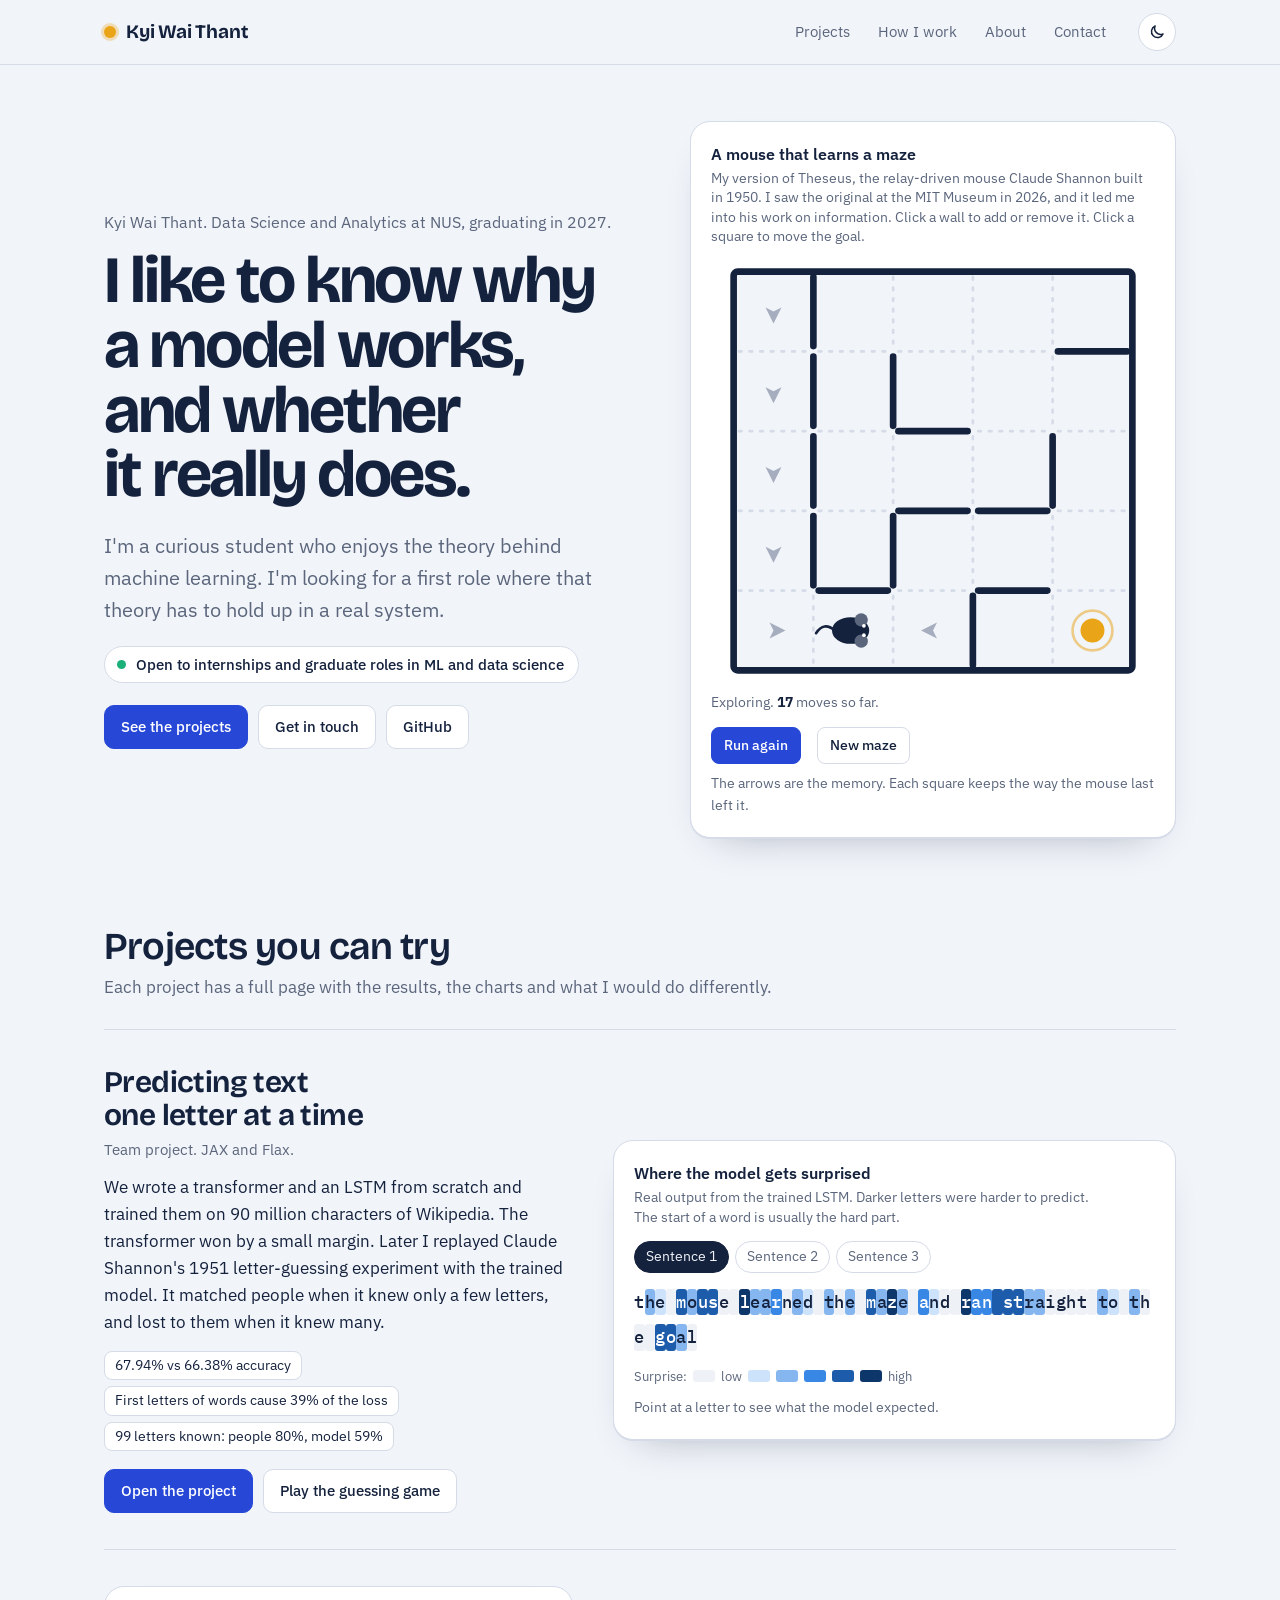
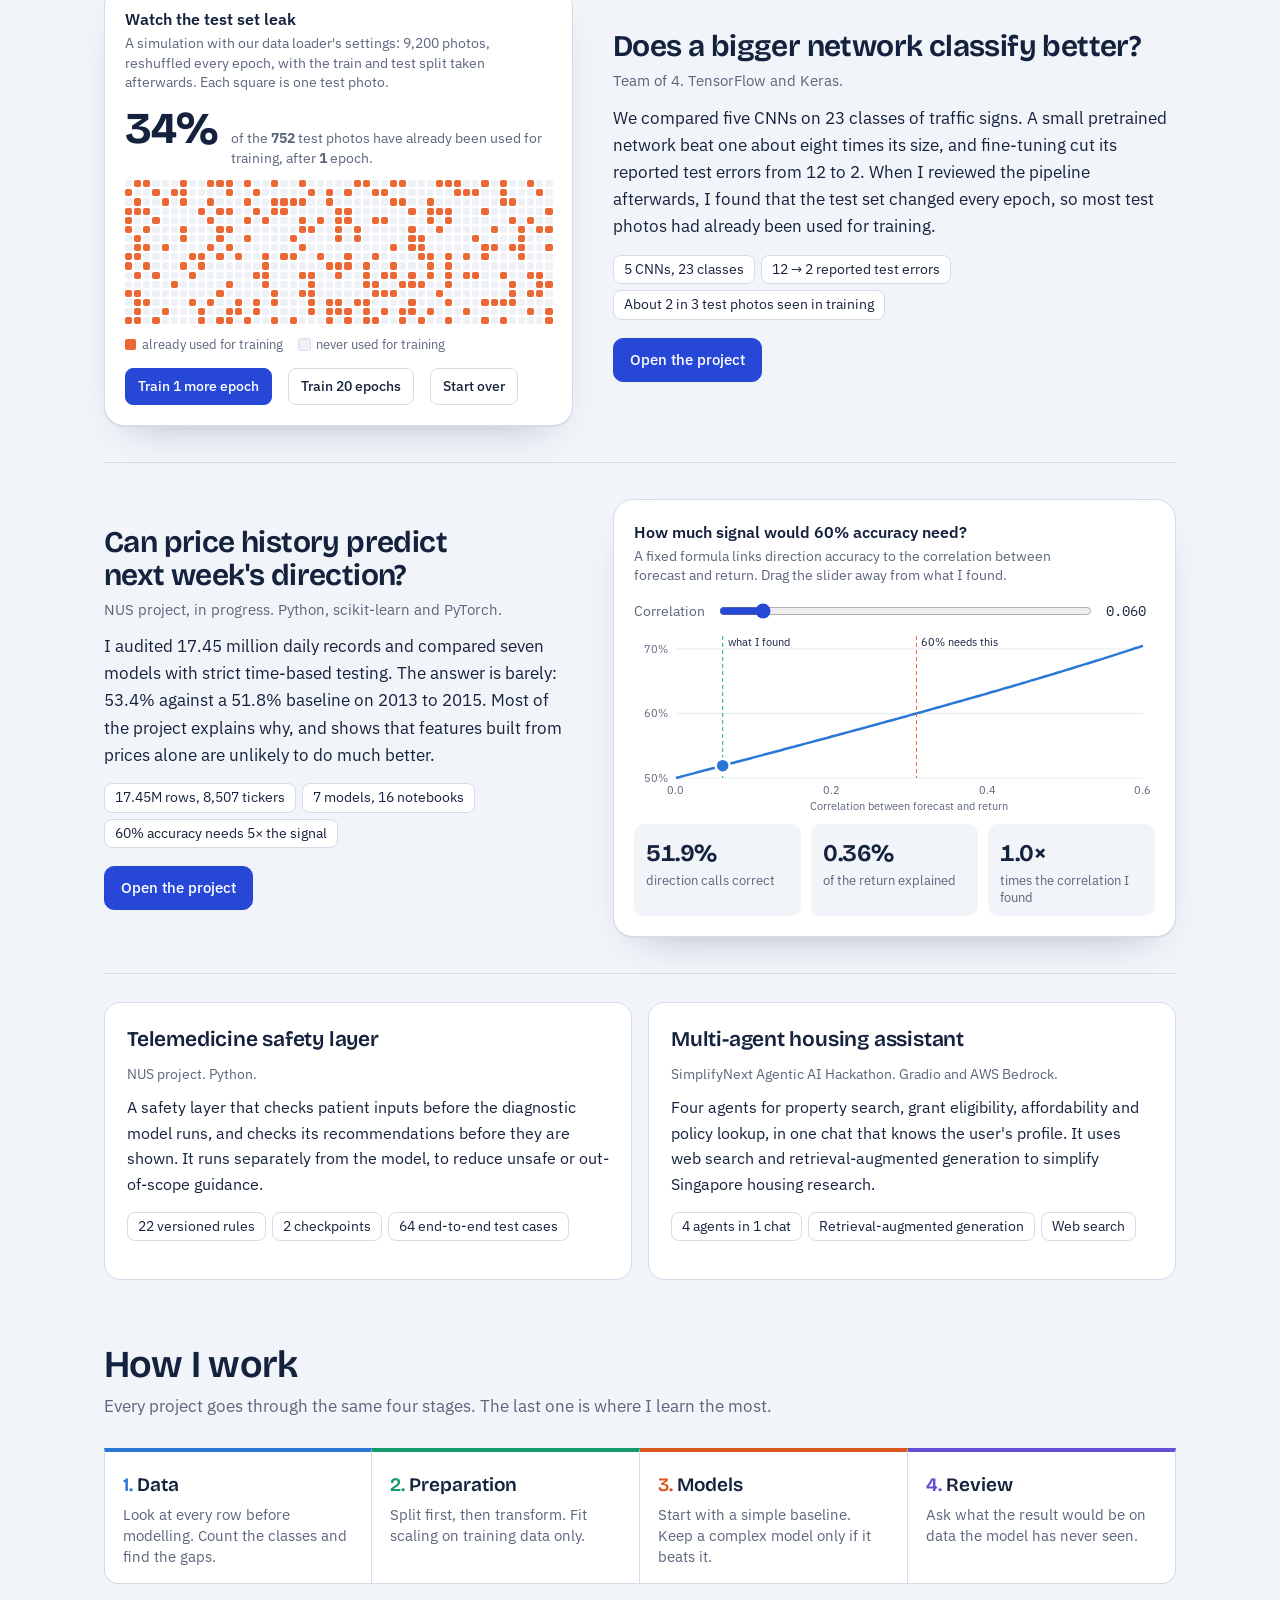
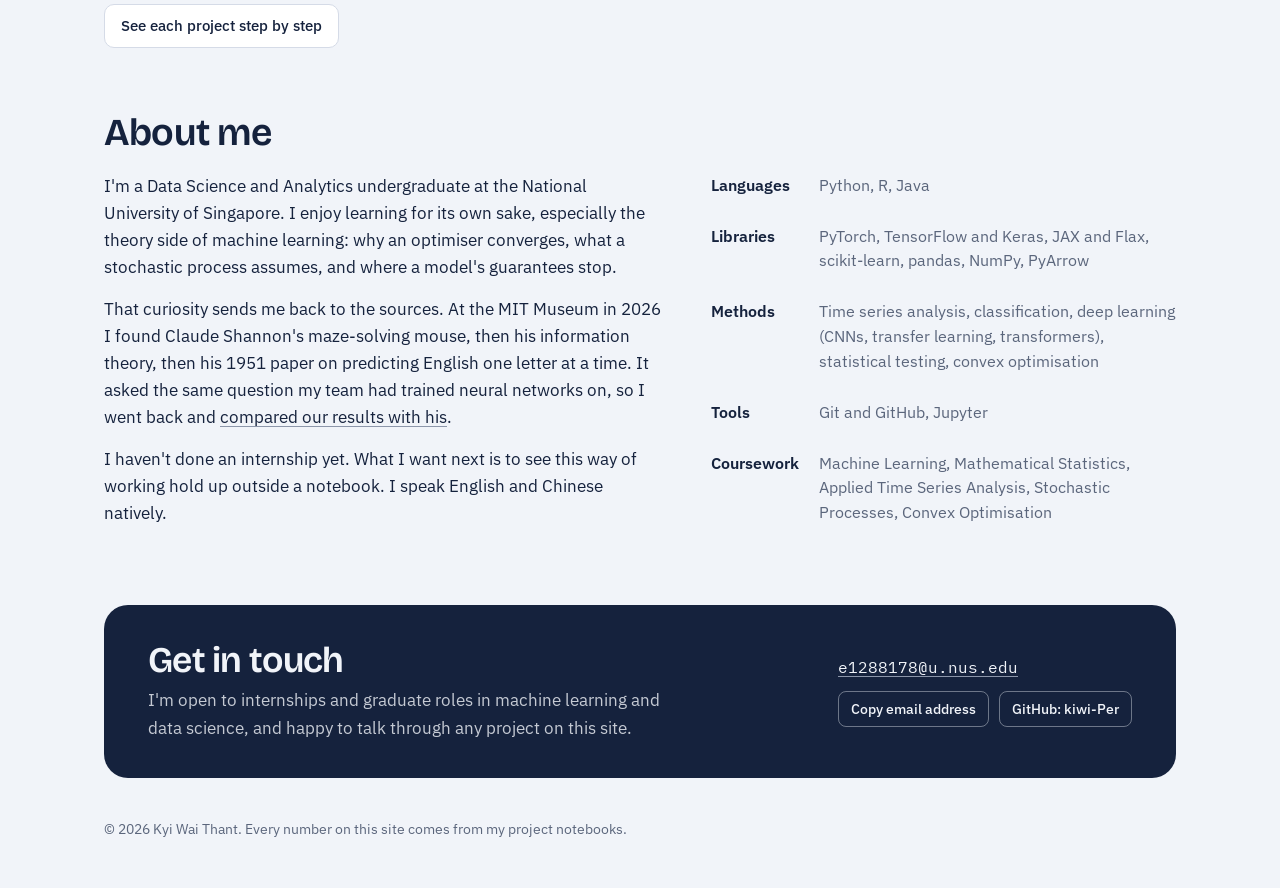
<file: index.html>
<!DOCTYPE html>
<html lang="en">
<head>
<meta charset="utf-8">
<meta name="viewport" content="width=device-width, initial-scale=1">
<title>Kyi Wai Thant</title>
<meta name="description" content="Kyi Wai Thant, Data Science and Analytics student at NUS. Machine learning projects you can try in the browser, with the analysis behind each result.">
<link rel="icon" href="data:image/svg+xml,%3Csvg xmlns=%27http://www.w3.org/2000/svg%27 viewBox=%270 0 64 64%27%3E%3Crect width=%2764%27 height=%2764%27 rx=%2714%27 fill=%27%2315223d%27/%3E%3Ccircle cx=%2732%27 cy=%2732%27 r=%2712%27 fill=%27%23eaa417%27/%3E%3C/svg%3E">
<meta property="og:title" content="Kyi Wai Thant">
<meta property="og:description" content="Machine learning projects you can try in the browser, with the analysis behind each result.">
<meta property="og:type" content="website">
<meta name="theme-color" content="#15223d">
<link rel="preconnect" href="https://fonts.googleapis.com">
<link rel="preconnect" href="https://fonts.gstatic.com" crossorigin>
<link href="https://fonts.googleapis.com/css2?family=Bricolage+Grotesque:opsz,wght@12..96,400..800&family=IBM+Plex+Mono:wght@400;500&family=IBM+Plex+Sans:wght@400;500;600&display=swap" rel="stylesheet">
<link rel="stylesheet" href="site.css">
<script src="site.js"></script>
</head>
<body>

<header class="nav"><div class="wrap nav-in">
  <a class="brand" href="index.html">Kyi Wai Thant</a>
  <nav aria-label="Site">
    <a href="#projects">Projects</a>
    <a href="process/index.html">How I work</a>
    <a href="#about">About</a>
    <a href="#contact">Contact</a>
  </nav>
</div></header>

<main class="wrap">

  <div class="home-hero">
    <div>
      <p class="who">Kyi Wai Thant. Data Science and Analytics at NUS, graduating in 2027.</p>
      <h1>I like to know why a model works, and whether it really does.</h1>
      <p class="lede">I'm a curious student who enjoys the theory behind machine learning. I'm looking for a first role where that theory has to hold up in a real system.</p>
      <p class="status"><span class="dot"></span>Open to internships and graduate roles in ML and data science</p>
      <div class="cta">
        <a class="btn primary" href="#projects">See the projects</a>
        <a class="btn" href="#contact">Get in touch</a>
        <a class="btn" href="https://github.com/kiwi-Per">GitHub</a>
      </div>
    </div>

    <div class="bench">
      <p class="bench-t">A mouse that learns a maze</p>
      <p class="bench-s">My version of Theseus, the relay-driven mouse Claude Shannon built in 1950. I saw the original at the MIT Museum in 2026, and it led me into his work on information. Click a wall to add or remove it. Click a square to move the goal.</p>
      <div id="maze"></div>
      <p class="readout" id="maze-status" aria-live="polite"></p>
      <div class="controls">
        <button class="btn sm primary" type="button" id="maze-again">Run again</button>
        <button class="btn sm" type="button" id="maze-new">New maze</button>
        <span class="small muted">The arrows are the memory. Each square keeps the way the mouse last left it.</span>
      </div>
    </div>
  </div>

  <section class="home-sec" id="projects">
    <h2>Projects you can try</h2>
    <p class="sub">Each project has a full page with the results, the charts and what I would do differently.</p>

    <div class="proj">
      <div class="proj-text">
        <h3><a href="projects/char-lstm/index.html">Predicting text one letter at a time</a></h3>
        <p class="kind">Team project. JAX and Flax.</p>
        <p>We wrote a transformer and an LSTM from scratch and trained them on 90 million characters of Wikipedia. The transformer won by a small margin. Later I replayed Claude Shannon's 1951 letter-guessing experiment with the trained model. It matched people when it knew only a few letters, and lost to them when it knew many.</p>
        <ul class="facts"><li>67.94% vs 66.38% accuracy</li><li>First letters of words cause 39% of the loss</li><li>99 letters known: people 80%, model 59%</li></ul>
        <div class="cta"><a class="btn primary" href="projects/char-lstm/index.html">Open the project</a><a class="btn" href="projects/char-lstm/index.html#game">Play the guessing game</a></div>
      </div>
      <div class="bench">
        <p class="bench-t">Where the model gets surprised</p>
        <p class="bench-s">Real output from the trained LSTM. Darker letters were harder to predict. The start of a word is usually the hard part.</p>
        <div id="surprise"></div>
      </div>
    </div>

    <div class="proj flip">
      <div class="proj-text">
        <h3><a href="projects/traffic-signs/index.html">Does a bigger network classify better?</a></h3>
        <p class="kind">Team of 4. TensorFlow and Keras.</p>
        <p>We compared five CNNs on 23 classes of traffic signs. A small pretrained network beat one about eight times its size, and fine-tuning cut its reported test errors from 12 to 2. When I reviewed the pipeline afterwards, I found that the test set changed every epoch, so most test photos had already been used for training.</p>
        <ul class="facts"><li>5 CNNs, 23 classes</li><li>12 → 2 reported test errors</li><li>About 2 in 3 test photos seen in training</li></ul>
        <div class="cta"><a class="btn primary" href="projects/traffic-signs/index.html">Open the project</a></div>
      </div>
      <div class="bench">
        <p class="bench-t">Watch the test set leak</p>
        <p class="bench-s">A simulation with our data loader's settings: 9,200 photos, reshuffled every epoch, with the train and test split taken afterwards. Each square is one test photo.</p>
        <div id="leak"></div>
      </div>
    </div>

    <div class="proj">
      <div class="proj-text">
        <h3><a href="projects/stock-direction/index.html">Can price history predict next week's direction?</a></h3>
        <p class="kind">NUS project, in progress. Python, scikit-learn and PyTorch.</p>
        <p>I audited 17.45 million daily records and compared seven models with strict time-based testing. The answer is barely: 53.4% against a 51.8% baseline on 2013 to 2015. Most of the project explains why, and shows that features built from prices alone are unlikely to do much better.</p>
        <ul class="facts"><li>17.45M rows, 8,507 tickers</li><li>7 models, 16 notebooks</li><li>60% accuracy needs 5× the signal</li></ul>
        <div class="cta"><a class="btn primary" href="projects/stock-direction/index.html">Open the project</a></div>
      </div>
      <div class="bench">
        <p class="bench-t">How much signal would 60% accuracy need?</p>
        <p class="bench-s">A fixed formula links direction accuracy to the correlation between forecast and return. Drag the slider away from what I found.</p>
        <div id="shep"></div>
      </div>
    </div>

    <div class="more">
      <article>
        <h3>Telemedicine safety layer</h3>
        <p class="kind">NUS project. Python.</p>
        <p>A safety layer that checks patient inputs before the diagnostic model runs, and checks its recommendations before they are shown. It runs separately from the model, to reduce unsafe or out-of-scope guidance.</p>
        <ul class="facts"><li>22 versioned rules</li><li>2 checkpoints</li><li>64 end-to-end test cases</li></ul>
      </article>
      <article>
        <h3>Multi-agent housing assistant</h3>
        <p class="kind">SimplifyNext Agentic AI Hackathon. Gradio and AWS Bedrock.</p>
        <p>Four agents for property search, grant eligibility, affordability and policy lookup, in one chat that knows the user's profile. It uses web search and retrieval-augmented generation to simplify Singapore housing research.</p>
        <ul class="facts"><li>4 agents in 1 chat</li><li>Retrieval-augmented generation</li><li>Web search</li></ul>
      </article>
    </div>
  </section>

  <section class="home-sec" id="how">
    <h2>How I work</h2>
    <p class="sub">Every project goes through the same four stages. The last one is where I learn the most.</p>
    <ol class="stages">
      <li style="--c:var(--data)"><b>Data</b><span>Look at every row before modelling. Count the classes and find the gaps.</span></li>
      <li style="--c:var(--prep)"><b>Preparation</b><span>Split first, then transform. Fit scaling on training data only.</span></li>
      <li style="--c:var(--model)"><b>Models</b><span>Start with a simple baseline. Keep a complex model only if it beats it.</span></li>
      <li style="--c:var(--eval)"><b>Review</b><span>Ask what the result would be on data the model has never seen.</span></li>
    </ol>
    <a class="btn" href="process/index.html">See each project step by step</a>
  </section>

  <section class="home-sec" id="about">
    <h2>About me</h2>
    <div class="about-grid" style="margin-top:18px">
      <div>
        <p>I'm a Data Science and Analytics undergraduate at the National University of Singapore. I enjoy learning for its own sake, especially the theory side of machine learning: why an optimiser converges, what a stochastic process assumes, and where a model's guarantees stop.</p>
        <p>That curiosity sends me back to the sources. At the MIT Museum in 2026 I found Claude Shannon's maze-solving mouse, then his information theory, then his 1951 paper on predicting English one letter at a time. It asked the same question my team had trained neural networks on, so I went back and <a href="projects/char-lstm/index.html#shannon">compared our results with his</a>.</p>
        <p>I haven't done an internship yet. What I want next is to see this way of working hold up outside a notebook. I speak English and Chinese natively.</p>
      </div>
      <dl class="skills">
        <dt>Languages</dt><dd>Python, R, Java</dd>
        <dt>Libraries</dt><dd>PyTorch, TensorFlow and Keras, JAX and Flax, scikit-learn, pandas, NumPy, PyArrow</dd>
        <dt>Methods</dt><dd>Time series analysis, classification, deep learning (CNNs, transfer learning, transformers), statistical testing, convex optimisation</dd>
        <dt>Tools</dt><dd>Git and GitHub, Jupyter</dd>
        <dt>Coursework</dt><dd>Machine Learning, Mathematical Statistics, Applied Time Series Analysis, Stochastic Processes, Convex Optimisation</dd>
      </dl>
    </div>
  </section>

  <div class="contact" id="contact">
    <div>
      <h2>Get in touch</h2>
      <p>I'm open to internships and graduate roles in machine learning and data science, and happy to talk through any project on this site.</p>
    </div>
    <div class="ways">
      <a class="mail" href="mailto:e1288178@u.nus.edu">e1288178@u.nus.edu</a>
      <div class="cta">
        <button class="btn sm" type="button" data-copy="e1288178@u.nus.edu">Copy email address</button>
        <a class="btn sm" href="https://github.com/kiwi-Per">GitHub: kiwi-Per</a>
      </div>
    </div>
  </div>

  <footer>© 2026 Kyi Wai Thant. Every number on this site comes from my project notebooks.</footer>
</main>

<script src="home-data.js"></script>
<script src="widgets.js"></script>
<script>
(() => {
  const m = Widgets.maze(document.getElementById("maze"), document.getElementById("maze-status"));
  document.getElementById("maze-again").onclick = m.again;
  document.getElementById("maze-new").onclick = m.shuffle;
  Widgets.surprise(document.getElementById("surprise"), window.HOME.surprise);
  Widgets.leakSim(document.getElementById("leak"));
  Widgets.sheppard(document.getElementById("shep"), 0.06);
})();
</script>
</body>
</html>
</file>
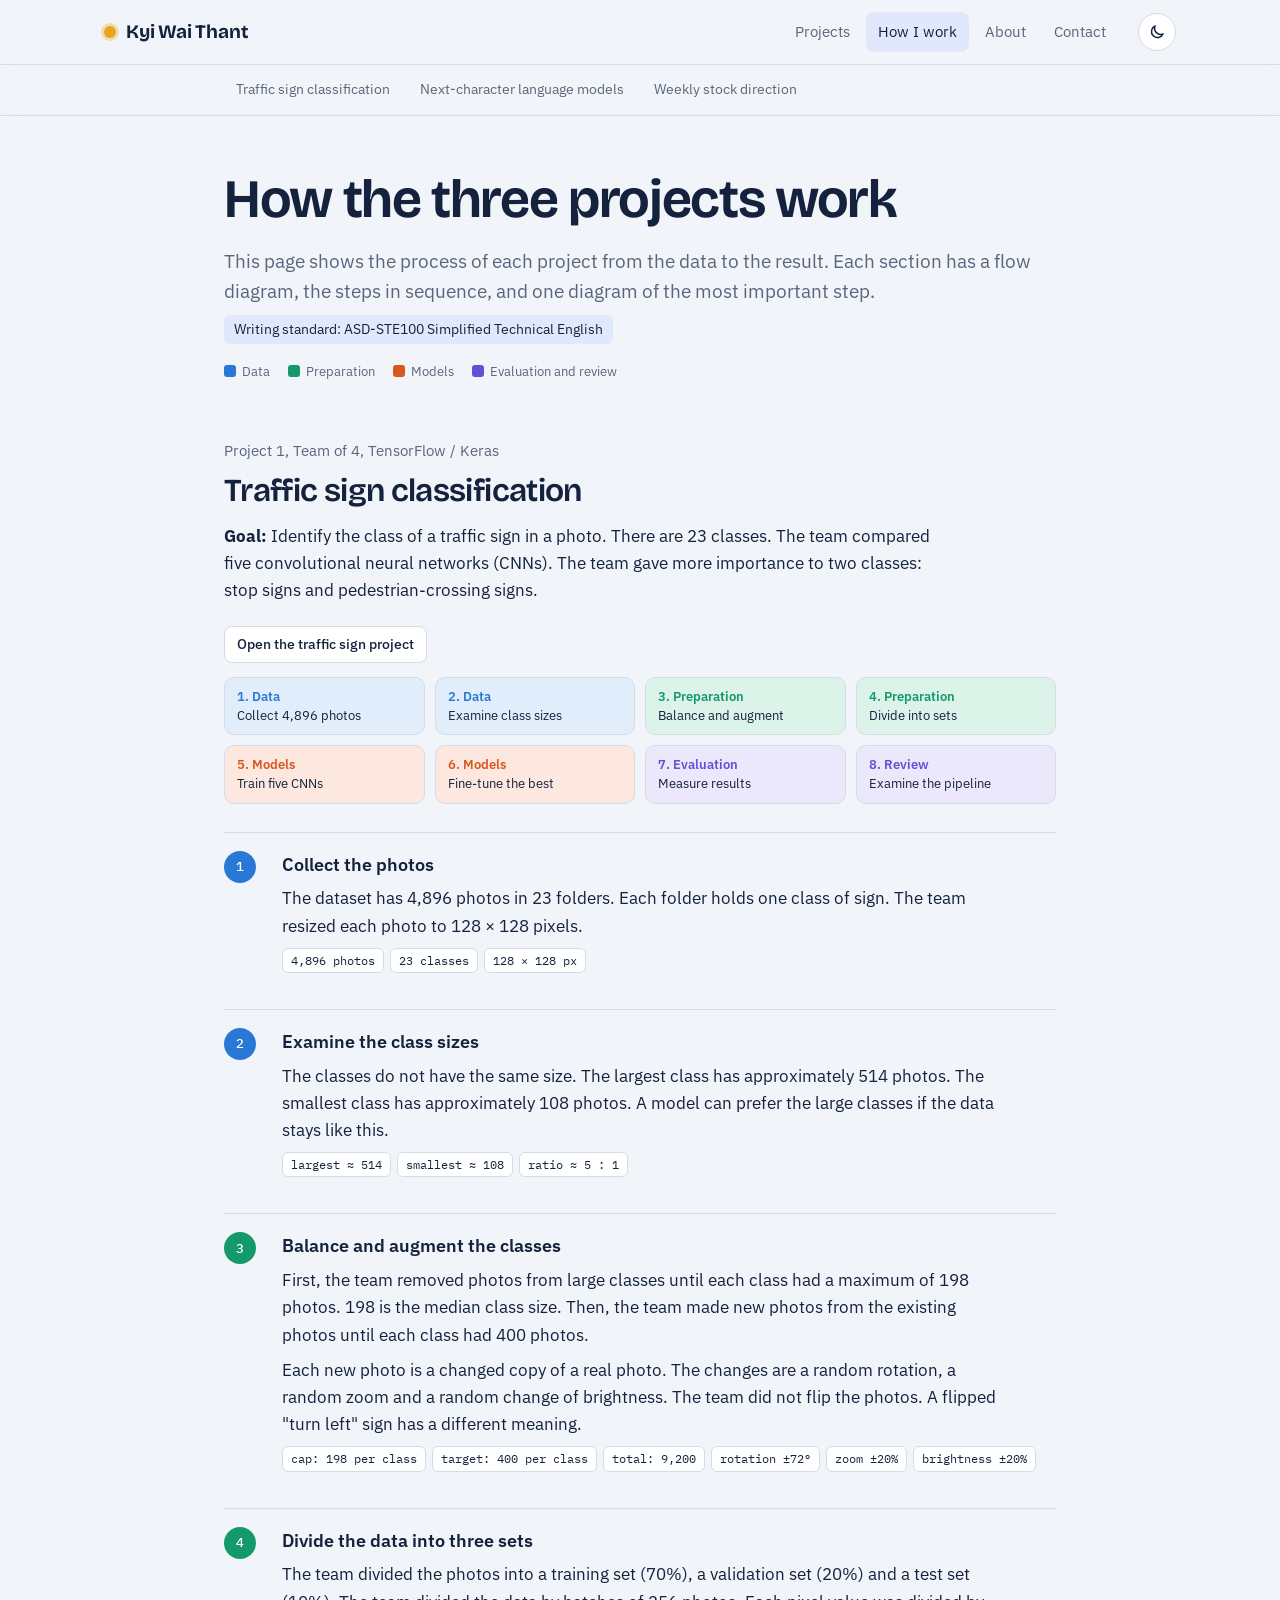
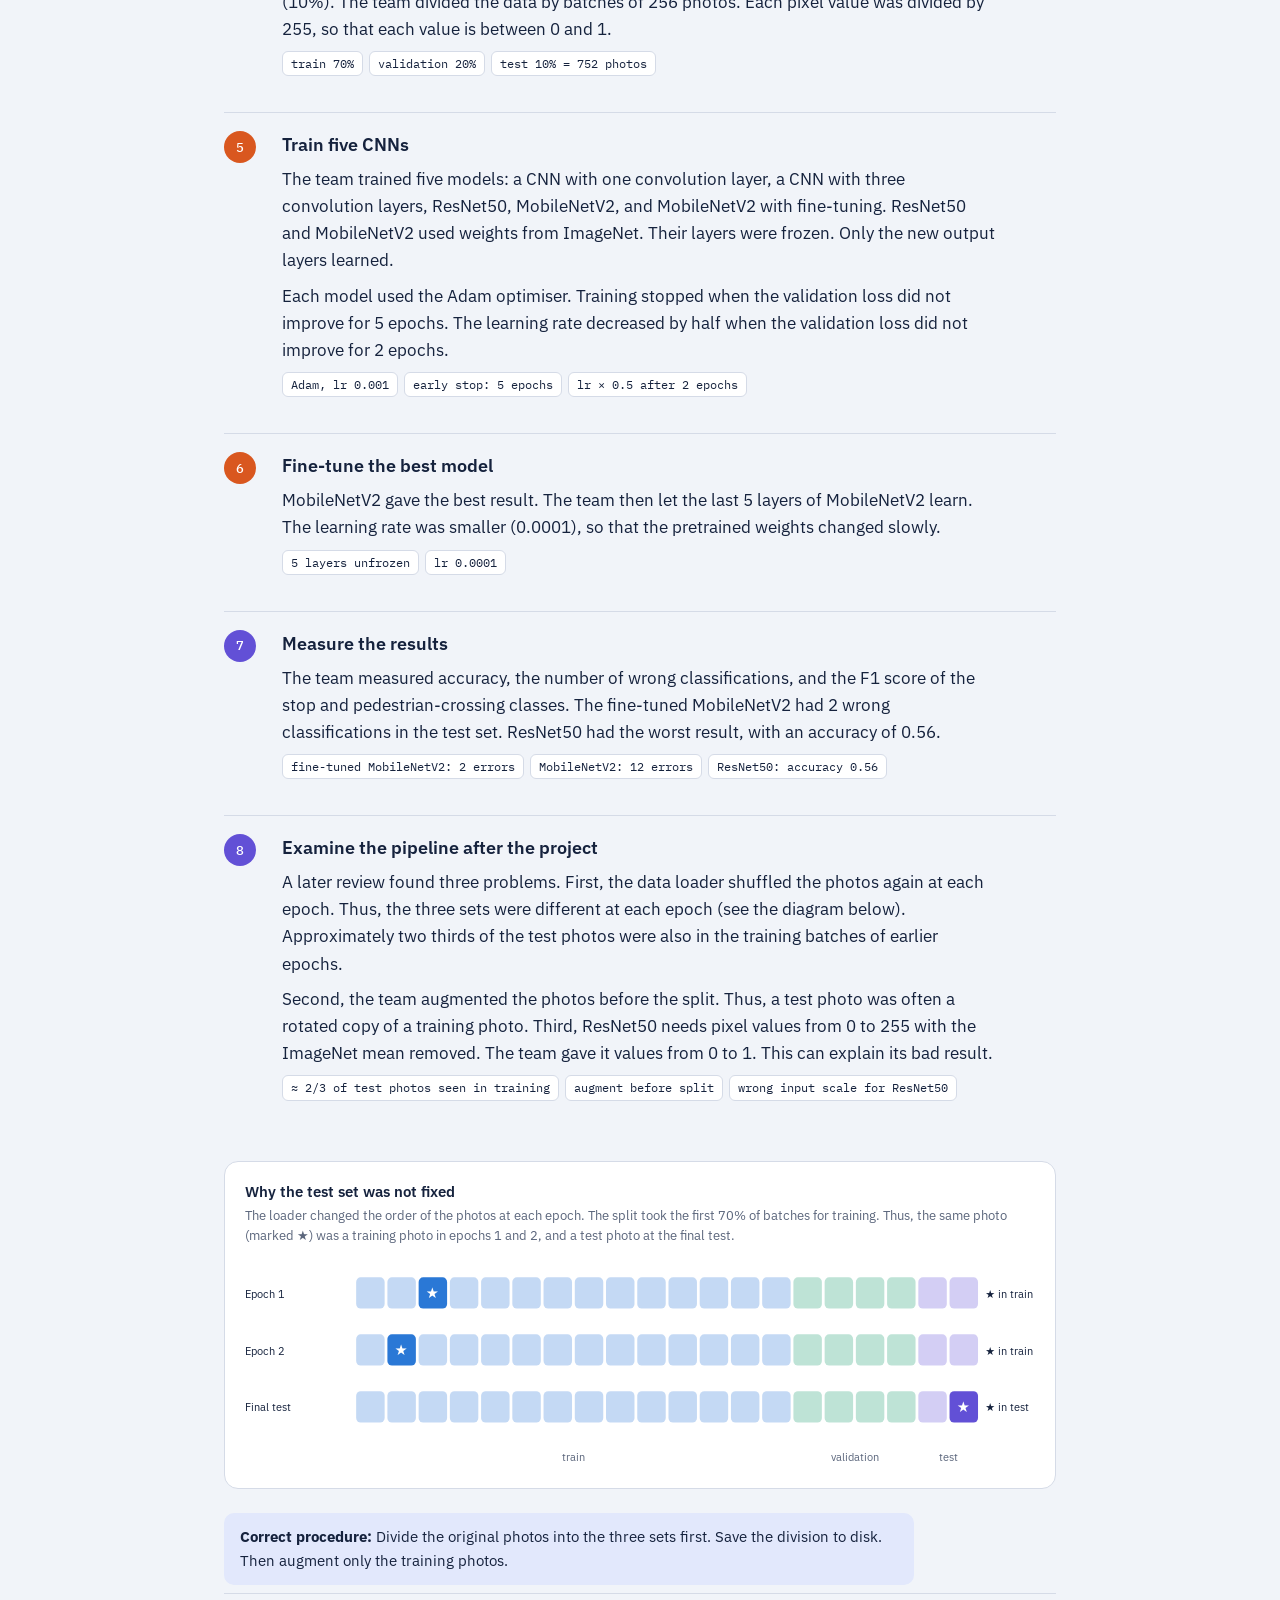
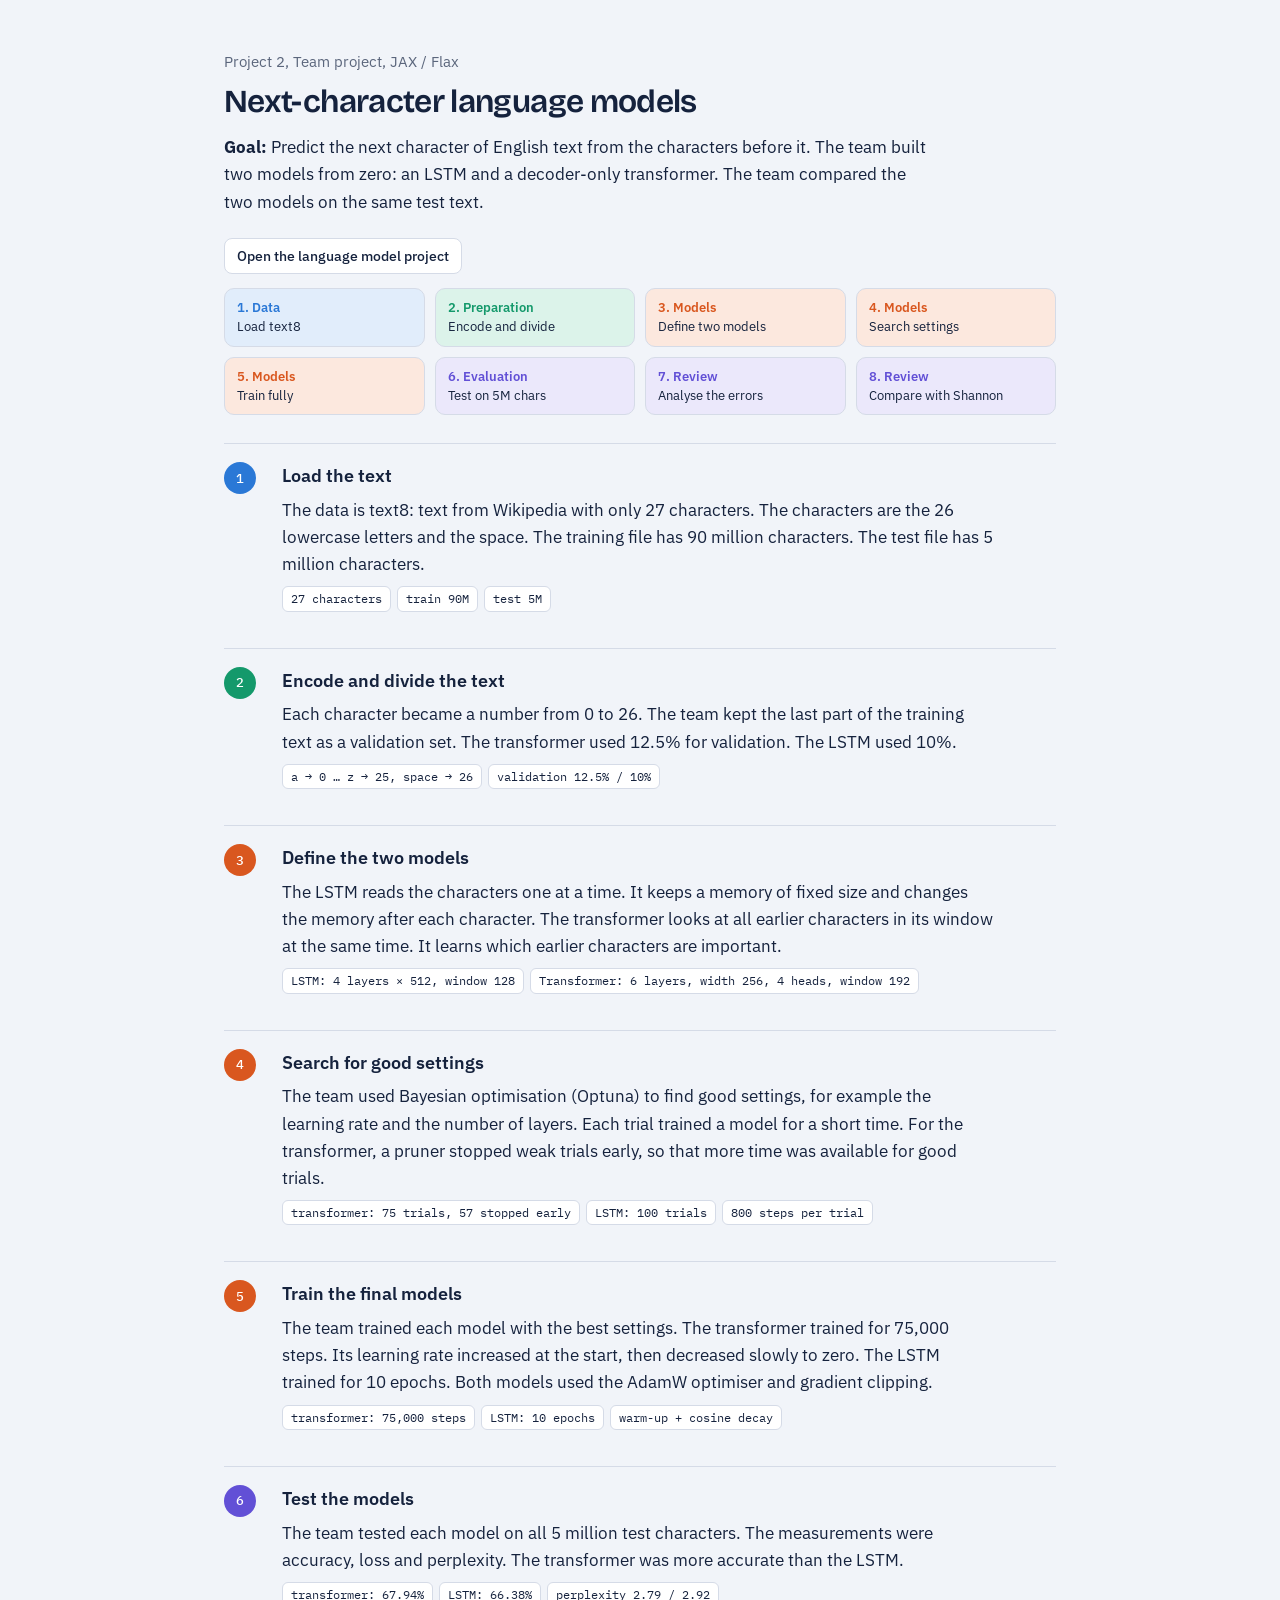
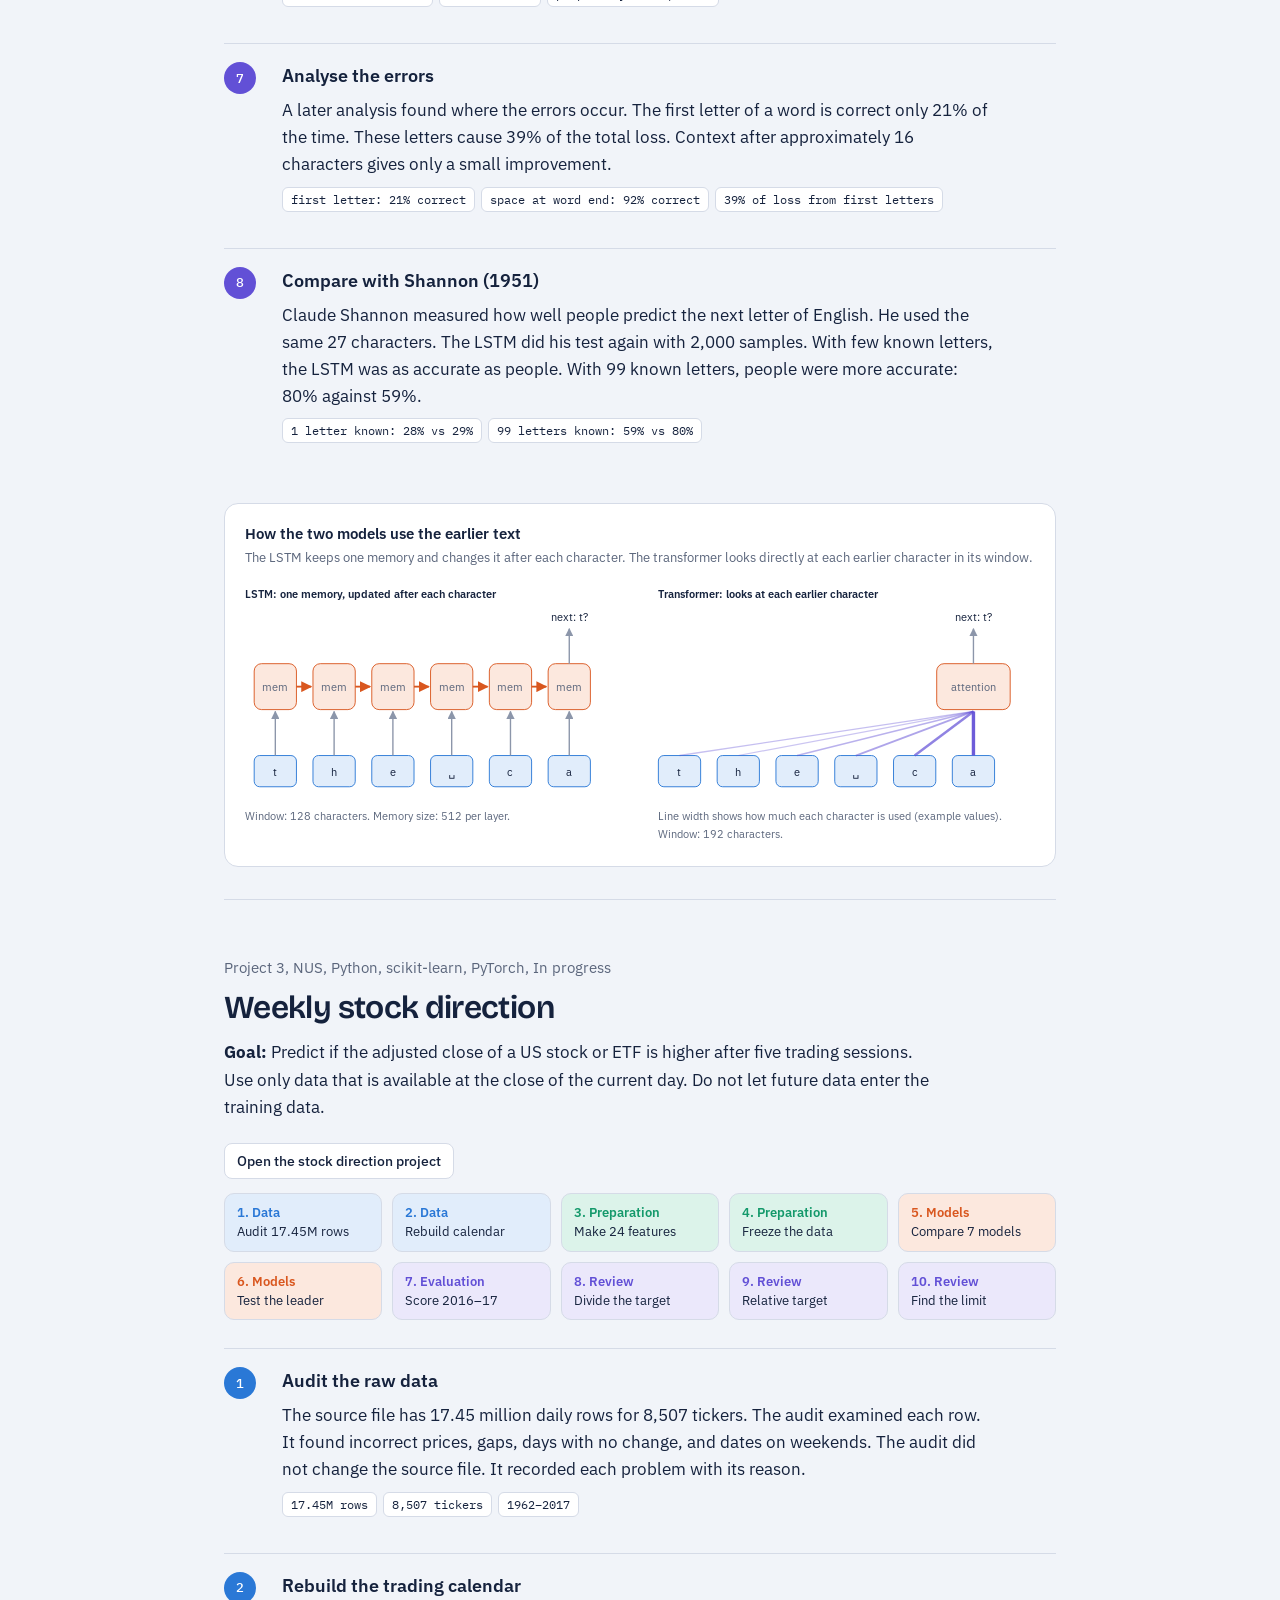
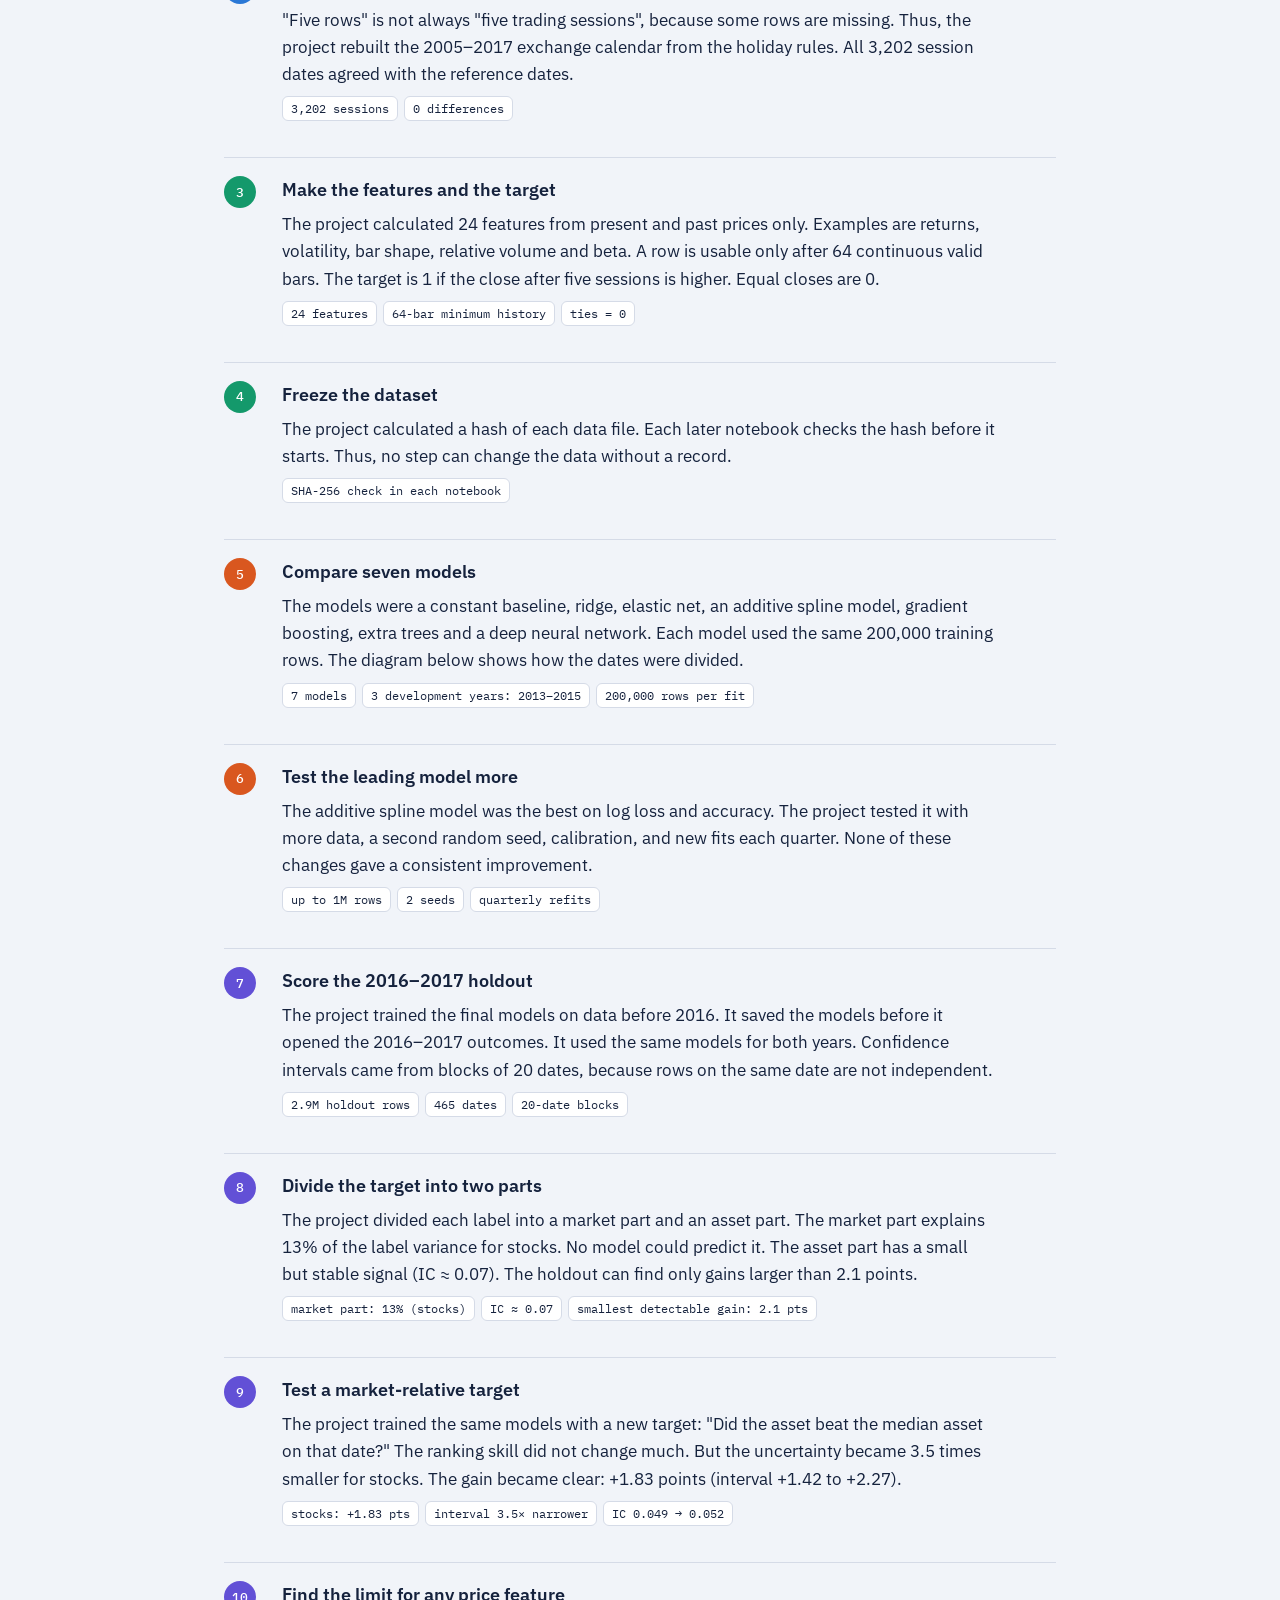
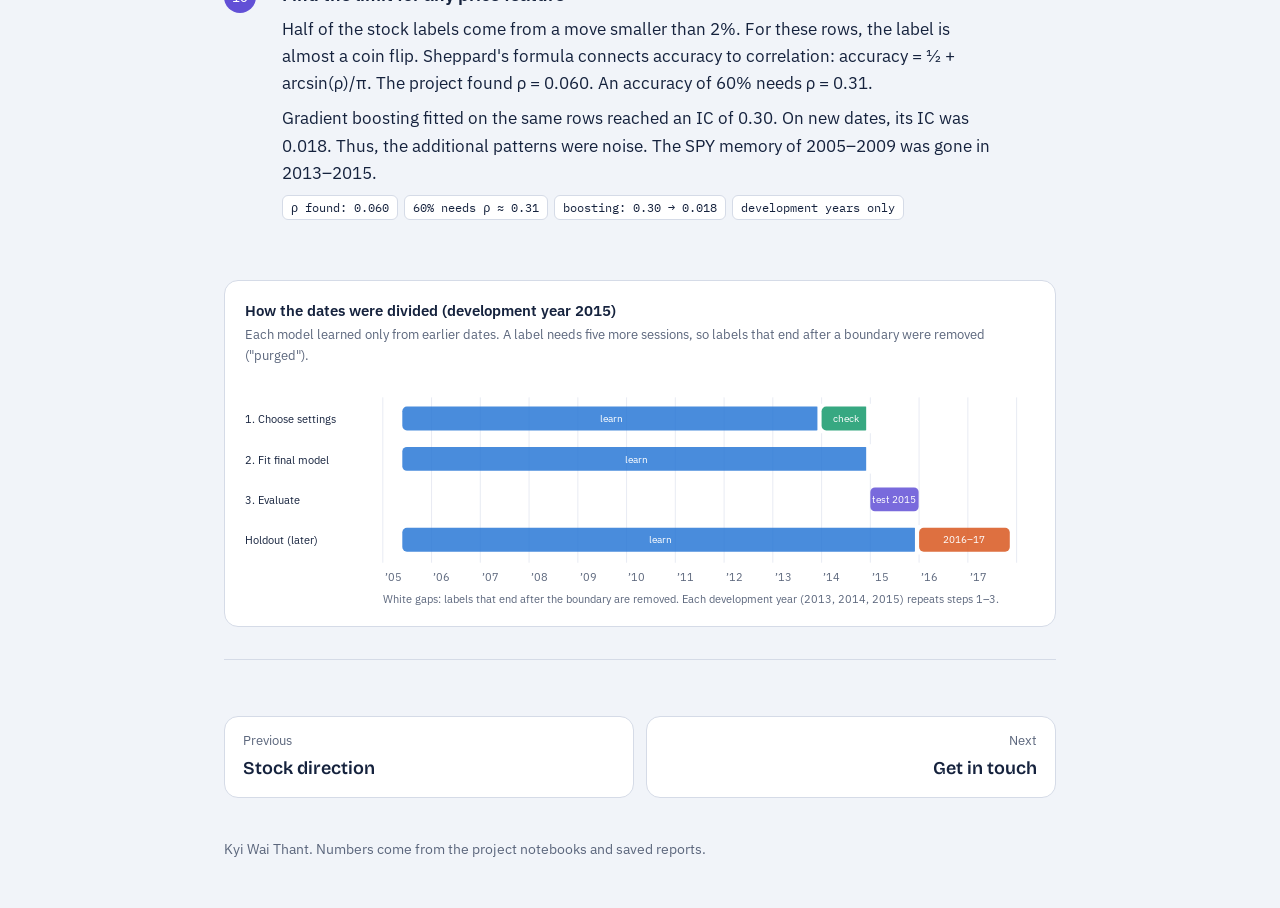
<file: process/index.html>
<!DOCTYPE html>
<html lang="en">
<head>
<meta charset="utf-8">
<meta name="viewport" content="width=device-width, initial-scale=1">
<title>How I work · Kyi Wai Thant</title>
<meta name="description" content="Step-by-step process of three machine learning projects, written in ASD-STE100 Simplified Technical English.">
<link rel="preconnect" href="https://fonts.googleapis.com">
<link rel="preconnect" href="https://fonts.gstatic.com" crossorigin>
<link href="https://fonts.googleapis.com/css2?family=Bricolage+Grotesque:opsz,wght@12..96,400..800&family=IBM+Plex+Mono:wght@400;500&family=IBM+Plex+Sans:wght@400;500;600&display=swap" rel="stylesheet">
<link rel="icon" href="data:image/svg+xml,%3Csvg xmlns=%27http://www.w3.org/2000/svg%27 viewBox=%270 0 64 64%27%3E%3Crect width=%2764%27 height=%2764%27 rx=%2714%27 fill=%27%2315223d%27/%3E%3Ccircle cx=%2732%27 cy=%2732%27 r=%2712%27 fill=%27%23eaa417%27/%3E%3C/svg%3E">
<link rel="stylesheet" href="../site.css">
<script src="../site.js"></script>
<style>
  section.project { padding: 56px 0 8px; border-bottom: 1px solid var(--line); }
  main.article > h1 { margin-top: 56px; }
  .std { display: inline-block; font-size: 13.5px; color: var(--fg); background: var(--accent-soft); padding: 4px 10px; border-radius: 6px; }
  .legend { display: flex; flex-wrap: wrap; gap: 8px 18px; font-size: 13px; color: var(--muted); margin: 18px 0 0; }
  .legend i { display: inline-block; width: 12px; height: 12px; border-radius: 3px; margin-right: 6px; vertical-align: -1px; }
  .goal { max-width: 42em; margin: 0 0 22px; }

  /* flow */
  .flow { display: grid; grid-template-columns: repeat(var(--cols, 4), 1fr); gap: 10px; margin: 8px 0 28px; }
  @media (max-width: 640px) { .flow { grid-template-columns: repeat(2, 1fr); } }
    .flow a { text-decoration: none; color: var(--fg); border-radius: 10px; padding: 10px 12px; border: 1px solid var(--line); position: relative; font-size: 13px; line-height: 1.35; }
  .flow a b { display: block; font-size: 12.5px; font-weight: 600; margin-bottom: 2px; }
  .flow a.data { background: var(--data-soft); } .flow a.data b { color: var(--data); }
  .flow a.prep { background: var(--prep-soft); } .flow a.prep b { color: var(--prep); }
  .flow a.model { background: var(--model-soft); } .flow a.model b { color: var(--model); }
  .flow a.eval { background: var(--eval-soft); } .flow a.eval b { color: var(--eval); }
  .flow a:hover { border-color: var(--fg); }

  /* steps */
  ol.steps { list-style: none; padding: 0; margin: 0; }
  ol.steps > li { display: grid; grid-template-columns: 44px 1fr; gap: 0 14px; padding: 18px 0; border-top: 1px solid var(--line); scroll-margin-top: 20px; }
  ol.steps > li .num { width: 32px; height: 32px; border-radius: 50%; display: flex; align-items: center; justify-content: center; font: 500 13px var(--mono); color: #fff; }
  .num.data { background: var(--data); } .num.prep { background: var(--prep); } .num.model { background: var(--model); } .num.eval { background: var(--eval); }
  ol.steps p { margin: 0 0 8px; max-width: 42em; }
  .facts { display: flex; flex-wrap: wrap; gap: 6px; margin-top: 4px; }
  .facts span { font-family: var(--mono); font-size: 12px; border: 1px solid var(--line); border-radius: 6px; padding: 2px 8px; background: var(--card); }

  .figure { background: var(--card); border: 1px solid var(--line); border-radius: 14px; padding: 18px 20px; margin: 24px 0; }
  .figure .t { font-weight: 600; font-size: 15px; margin: 0 0 2px; }
  .figure .s { font-size: 13px; color: var(--muted); margin: 0 0 12px; }
  .figure svg { display: block; width: 100%; height: auto; }
  .figure svg text { font-family: var(--sans); font-size: 12px; fill: var(--muted); }
  .figure svg .lbl { fill: var(--fg); font-size: 12px; }
  .note { background: var(--accent-soft); border-radius: 10px; padding: 12px 16px; font-size: 15px; margin: 16px 0 0; max-width: 46em; }
  @media (max-width: 600px) { ol.steps > li { grid-template-columns: 36px 1fr; } }
</style>
</head>
<body data-toc>
<header class="nav"><div class="wrap nav-in">
  <a class="brand" href="../index.html">Kyi Wai Thant</a>
  <nav aria-label="Site">
    <a href="../index.html#projects">Projects</a>
    <a href="../process/index.html" aria-current="page">How I work</a>
    <a href="../index.html#about">About</a>
    <a href="../index.html#contact">Contact</a>
  </nav>
</div></header>

<main class="wrap article">
  <h1>How the three projects work</h1>
  <p class="lede">This page shows the process of each project from the data to the result. Each section has a flow diagram, the steps in sequence, and one diagram of the most important step.</p>
  <span class="std">Writing standard: ASD-STE100 Simplified Technical English</span>
  <div class="legend"><span><i style="background:var(--data)"></i>Data</span><span><i style="background:var(--prep)"></i>Preparation</span><span><i style="background:var(--model)"></i>Models</span><span><i style="background:var(--eval)"></i>Evaluation and review</span></div>

  <!-- ===================== TRAFFIC ===================== -->
  <section class="project" id="traffic">
    <p class="eyebrow">Project 1, Team of 4, TensorFlow / Keras</p>
    <h2>Traffic sign classification</h2>
    <p class="goal"><strong>Goal:</strong> Identify the class of a traffic sign in a photo. There are 23 classes. The team compared five convolutional neural networks (CNNs). The team gave more importance to two classes: stop signs and pedestrian-crossing signs.</p>
    <p><a class="btn sm" href="../projects/traffic-signs/index.html">Open the traffic sign project</a></p>

    <div class="flow">
      <a class="data" href="#t1"><b>1. Data</b>Collect 4,896 photos</a>
      <a class="data" href="#t2"><b>2. Data</b>Examine class sizes</a>
      <a class="prep" href="#t3"><b>3. Preparation</b>Balance and augment</a>
      <a class="prep" href="#t4"><b>4. Preparation</b>Divide into sets</a>
      <a class="model" href="#t5"><b>5. Models</b>Train five CNNs</a>
      <a class="model" href="#t6"><b>6. Models</b>Fine-tune the best</a>
      <a class="eval" href="#t7"><b>7. Evaluation</b>Measure results</a>
      <a class="eval" href="#t8"><b>8. Review</b>Examine the pipeline</a>
    </div>

    <ol class="steps">
      <li id="t1"><span class="num data">1</span><div><h3>Collect the photos</h3>
        <p>The dataset has 4,896 photos in 23 folders. Each folder holds one class of sign. The team resized each photo to 128 × 128 pixels.</p>
        <div class="facts"><span>4,896 photos</span><span>23 classes</span><span>128 × 128 px</span></div></div></li>
      <li id="t2"><span class="num data">2</span><div><h3>Examine the class sizes</h3>
        <p>The classes do not have the same size. The largest class has approximately 514 photos. The smallest class has approximately 108 photos. A model can prefer the large classes if the data stays like this.</p>
        <div class="facts"><span>largest ≈ 514</span><span>smallest ≈ 108</span><span>ratio ≈ 5 : 1</span></div></div></li>
      <li id="t3"><span class="num prep">3</span><div><h3>Balance and augment the classes</h3>
        <p>First, the team removed photos from large classes until each class had a maximum of 198 photos. 198 is the median class size. Then, the team made new photos from the existing photos until each class had 400 photos.</p>
        <p>Each new photo is a changed copy of a real photo. The changes are a random rotation, a random zoom and a random change of brightness. The team did not flip the photos. A flipped "turn left" sign has a different meaning.</p>
        <div class="facts"><span>cap: 198 per class</span><span>target: 400 per class</span><span>total: 9,200</span><span>rotation ±72°</span><span>zoom ±20%</span><span>brightness ±20%</span></div></div></li>
      <li id="t4"><span class="num prep">4</span><div><h3>Divide the data into three sets</h3>
        <p>The team divided the photos into a training set (70%), a validation set (20%) and a test set (10%). The team divided the data by batches of 256 photos. Each pixel value was divided by 255, so that each value is between 0 and 1.</p>
        <div class="facts"><span>train 70%</span><span>validation 20%</span><span>test 10% = 752 photos</span></div></div></li>
      <li id="t5"><span class="num model">5</span><div><h3>Train five CNNs</h3>
        <p>The team trained five models: a CNN with one convolution layer, a CNN with three convolution layers, ResNet50, MobileNetV2, and MobileNetV2 with fine-tuning. ResNet50 and MobileNetV2 used weights from ImageNet. Their layers were frozen. Only the new output layers learned.</p>
        <p>Each model used the Adam optimiser. Training stopped when the validation loss did not improve for 5 epochs. The learning rate decreased by half when the validation loss did not improve for 2 epochs.</p>
        <div class="facts"><span>Adam, lr 0.001</span><span>early stop: 5 epochs</span><span>lr × 0.5 after 2 epochs</span></div></div></li>
      <li id="t6"><span class="num model">6</span><div><h3>Fine-tune the best model</h3>
        <p>MobileNetV2 gave the best result. The team then let the last 5 layers of MobileNetV2 learn. The learning rate was smaller (0.0001), so that the pretrained weights changed slowly.</p>
        <div class="facts"><span>5 layers unfrozen</span><span>lr 0.0001</span></div></div></li>
      <li id="t7"><span class="num eval">7</span><div><h3>Measure the results</h3>
        <p>The team measured accuracy, the number of wrong classifications, and the F1 score of the stop and pedestrian-crossing classes. The fine-tuned MobileNetV2 had 2 wrong classifications in the test set. ResNet50 had the worst result, with an accuracy of 0.56.</p>
        <div class="facts"><span>fine-tuned MobileNetV2: 2 errors</span><span>MobileNetV2: 12 errors</span><span>ResNet50: accuracy 0.56</span></div></div></li>
      <li id="t8"><span class="num eval">8</span><div><h3>Examine the pipeline after the project</h3>
        <p>A later review found three problems. First, the data loader shuffled the photos again at each epoch. Thus, the three sets were different at each epoch (see the diagram below). Approximately two thirds of the test photos were also in the training batches of earlier epochs.</p>
        <p>Second, the team augmented the photos before the split. Thus, a test photo was often a rotated copy of a training photo. Third, ResNet50 needs pixel values from 0 to 255 with the ImageNet mean removed. The team gave it values from 0 to 1. This can explain its bad result.</p>
        <div class="facts"><span>≈ 2/3 of test photos seen in training</span><span>augment before split</span><span>wrong input scale for ResNet50</span></div></div></li>
    </ol>

    <div class="figure">
      <p class="t">Why the test set was not fixed</p>
      <p class="s">The loader changed the order of the photos at each epoch. The split took the first 70% of batches for training. Thus, the same photo (marked ★) was a training photo in epochs 1 and 2, and a test photo at the final test.</p>
      <svg id="leak" viewBox="0 0 860 230" role="img" aria-label="Diagram of the split at three epochs"></svg>
    </div>
    <p class="note"><strong>Correct procedure:</strong> Divide the original photos into the three sets first. Save the division to disk. Then augment only the training photos.</p>
  </section>

  <!-- ===================== LANGUAGE ===================== -->
  <section class="project" id="language">
    <p class="eyebrow">Project 2, Team project, JAX / Flax</p>
    <h2>Next-character language models</h2>
    <p class="goal"><strong>Goal:</strong> Predict the next character of English text from the characters before it. The team built two models from zero: an LSTM and a decoder-only transformer. The team compared the two models on the same test text.</p>
    <p><a class="btn sm" href="../projects/char-lstm/index.html">Open the language model project</a></p>

    <div class="flow">
      <a class="data" href="#l1"><b>1. Data</b>Load text8</a>
      <a class="prep" href="#l2"><b>2. Preparation</b>Encode and divide</a>
      <a class="model" href="#l3"><b>3. Models</b>Define two models</a>
      <a class="model" href="#l4"><b>4. Models</b>Search settings</a>
      <a class="model" href="#l5"><b>5. Models</b>Train fully</a>
      <a class="eval" href="#l6"><b>6. Evaluation</b>Test on 5M chars</a>
      <a class="eval" href="#l7"><b>7. Review</b>Analyse the errors</a>
      <a class="eval" href="#l8"><b>8. Review</b>Compare with Shannon</a>
    </div>

    <ol class="steps">
      <li id="l1"><span class="num data">1</span><div><h3>Load the text</h3>
        <p>The data is text8: text from Wikipedia with only 27 characters. The characters are the 26 lowercase letters and the space. The training file has 90 million characters. The test file has 5 million characters.</p>
        <div class="facts"><span>27 characters</span><span>train 90M</span><span>test 5M</span></div></div></li>
      <li id="l2"><span class="num prep">2</span><div><h3>Encode and divide the text</h3>
        <p>Each character became a number from 0 to 26. The team kept the last part of the training text as a validation set. The transformer used 12.5% for validation. The LSTM used 10%.</p>
        <div class="facts"><span>a → 0 … z → 25, space → 26</span><span>validation 12.5% / 10%</span></div></div></li>
      <li id="l3"><span class="num model">3</span><div><h3>Define the two models</h3>
        <p>The LSTM reads the characters one at a time. It keeps a memory of fixed size and changes the memory after each character. The transformer looks at all earlier characters in its window at the same time. It learns which earlier characters are important.</p>
        <div class="facts"><span>LSTM: 4 layers × 512, window 128</span><span>Transformer: 6 layers, width 256, 4 heads, window 192</span></div></div></li>
      <li id="l4"><span class="num model">4</span><div><h3>Search for good settings</h3>
        <p>The team used Bayesian optimisation (Optuna) to find good settings, for example the learning rate and the number of layers. Each trial trained a model for a short time. For the transformer, a pruner stopped weak trials early, so that more time was available for good trials.</p>
        <div class="facts"><span>transformer: 75 trials, 57 stopped early</span><span>LSTM: 100 trials</span><span>800 steps per trial</span></div></div></li>
      <li id="l5"><span class="num model">5</span><div><h3>Train the final models</h3>
        <p>The team trained each model with the best settings. The transformer trained for 75,000 steps. Its learning rate increased at the start, then decreased slowly to zero. The LSTM trained for 10 epochs. Both models used the AdamW optimiser and gradient clipping.</p>
        <div class="facts"><span>transformer: 75,000 steps</span><span>LSTM: 10 epochs</span><span>warm-up + cosine decay</span></div></div></li>
      <li id="l6"><span class="num eval">6</span><div><h3>Test the models</h3>
        <p>The team tested each model on all 5 million test characters. The measurements were accuracy, loss and perplexity. The transformer was more accurate than the LSTM.</p>
        <div class="facts"><span>transformer: 67.94%</span><span>LSTM: 66.38%</span><span>perplexity 2.79 / 2.92</span></div></div></li>
      <li id="l7"><span class="num eval">7</span><div><h3>Analyse the errors</h3>
        <p>A later analysis found where the errors occur. The first letter of a word is correct only 21% of the time. These letters cause 39% of the total loss. Context after approximately 16 characters gives only a small improvement.</p>
        <div class="facts"><span>first letter: 21% correct</span><span>space at word end: 92% correct</span><span>39% of loss from first letters</span></div></div></li>
      <li id="l8"><span class="num eval">8</span><div><h3>Compare with Shannon (1951)</h3>
        <p>Claude Shannon measured how well people predict the next letter of English. He used the same 27 characters. The LSTM did his test again with 2,000 samples. With few known letters, the LSTM was as accurate as people. With 99 known letters, people were more accurate: 80% against 59%.</p>
        <div class="facts"><span>1 letter known: 28% vs 29%</span><span>99 letters known: 59% vs 80%</span></div></div></li>
    </ol>

    <div class="figure">
      <p class="t">How the two models use the earlier text</p>
      <p class="s">The LSTM keeps one memory and changes it after each character. The transformer looks directly at each earlier character in its window.</p>
      <svg id="arch" viewBox="0 0 860 290" role="img" aria-label="LSTM and transformer diagrams"></svg>
    </div>
  </section>

  <!-- ===================== STOCKS ===================== -->
  <section class="project" id="stocks">
    <p class="eyebrow">Project 3, NUS, Python, scikit-learn, PyTorch, In progress</p>
    <h2>Weekly stock direction</h2>
    <p class="goal"><strong>Goal:</strong> Predict if the adjusted close of a US stock or ETF is higher after five trading sessions. Use only data that is available at the close of the current day. Do not let future data enter the training data.</p>
    <p><a class="btn sm" href="../projects/stock-direction/index.html">Open the stock direction project</a></p>

    <div class="flow" style="--cols:5">
      <a class="data" href="#s1"><b>1. Data</b>Audit 17.45M rows</a>
      <a class="data" href="#s2"><b>2. Data</b>Rebuild calendar</a>
      <a class="prep" href="#s3"><b>3. Preparation</b>Make 24 features</a>
      <a class="prep" href="#s4"><b>4. Preparation</b>Freeze the data</a>
      <a class="model" href="#s5"><b>5. Models</b>Compare 7 models</a>
      <a class="model" href="#s6"><b>6. Models</b>Test the leader</a>
      <a class="eval" href="#s7"><b>7. Evaluation</b>Score 2016–17</a>
      <a class="eval" href="#s8"><b>8. Review</b>Divide the target</a>
      <a class="eval" href="#s9"><b>9. Review</b>Relative target</a>
      <a class="eval" href="#s10"><b>10. Review</b>Find the limit</a>
    </div>

    <ol class="steps">
      <li id="s1"><span class="num data">1</span><div><h3>Audit the raw data</h3>
        <p>The source file has 17.45 million daily rows for 8,507 tickers. The audit examined each row. It found incorrect prices, gaps, days with no change, and dates on weekends. The audit did not change the source file. It recorded each problem with its reason.</p>
        <div class="facts"><span>17.45M rows</span><span>8,507 tickers</span><span>1962–2017</span></div></div></li>
      <li id="s2"><span class="num data">2</span><div><h3>Rebuild the trading calendar</h3>
        <p>"Five rows" is not always "five trading sessions", because some rows are missing. Thus, the project rebuilt the 2005–2017 exchange calendar from the holiday rules. All 3,202 session dates agreed with the reference dates.</p>
        <div class="facts"><span>3,202 sessions</span><span>0 differences</span></div></div></li>
      <li id="s3"><span class="num prep">3</span><div><h3>Make the features and the target</h3>
        <p>The project calculated 24 features from present and past prices only. Examples are returns, volatility, bar shape, relative volume and beta. A row is usable only after 64 continuous valid bars. The target is 1 if the close after five sessions is higher. Equal closes are 0.</p>
        <div class="facts"><span>24 features</span><span>64-bar minimum history</span><span>ties = 0</span></div></div></li>
      <li id="s4"><span class="num prep">4</span><div><h3>Freeze the dataset</h3>
        <p>The project calculated a hash of each data file. Each later notebook checks the hash before it starts. Thus, no step can change the data without a record.</p>
        <div class="facts"><span>SHA-256 check in each notebook</span></div></div></li>
      <li id="s5"><span class="num model">5</span><div><h3>Compare seven models</h3>
        <p>The models were a constant baseline, ridge, elastic net, an additive spline model, gradient boosting, extra trees and a deep neural network. Each model used the same 200,000 training rows. The diagram below shows how the dates were divided.</p>
        <div class="facts"><span>7 models</span><span>3 development years: 2013–2015</span><span>200,000 rows per fit</span></div></div></li>
      <li id="s6"><span class="num model">6</span><div><h3>Test the leading model more</h3>
        <p>The additive spline model was the best on log loss and accuracy. The project tested it with more data, a second random seed, calibration, and new fits each quarter. None of these changes gave a consistent improvement.</p>
        <div class="facts"><span>up to 1M rows</span><span>2 seeds</span><span>quarterly refits</span></div></div></li>
      <li id="s7"><span class="num eval">7</span><div><h3>Score the 2016–2017 holdout</h3>
        <p>The project trained the final models on data before 2016. It saved the models before it opened the 2016–2017 outcomes. It used the same models for both years. Confidence intervals came from blocks of 20 dates, because rows on the same date are not independent.</p>
        <div class="facts"><span>2.9M holdout rows</span><span>465 dates</span><span>20-date blocks</span></div></div></li>
      <li id="s8"><span class="num eval">8</span><div><h3>Divide the target into two parts</h3>
        <p>The project divided each label into a market part and an asset part. The market part explains 13% of the label variance for stocks. No model could predict it. The asset part has a small but stable signal (IC ≈ 0.07). The holdout can find only gains larger than 2.1 points.</p>
        <div class="facts"><span>market part: 13% (stocks)</span><span>IC ≈ 0.07</span><span>smallest detectable gain: 2.1 pts</span></div></div></li>
      <li id="s9"><span class="num eval">9</span><div><h3>Test a market-relative target</h3>
        <p>The project trained the same models with a new target: "Did the asset beat the median asset on that date?" The ranking skill did not change much. But the uncertainty became 3.5 times smaller for stocks. The gain became clear: +1.83 points (interval +1.42 to +2.27).</p>
        <div class="facts"><span>stocks: +1.83 pts</span><span>interval 3.5× narrower</span><span>IC 0.049 → 0.052</span></div></div></li>
      <li id="s10"><span class="num eval">10</span><div><h3>Find the limit for any price feature</h3>
        <p>Half of the stock labels come from a move smaller than 2%. For these rows, the label is almost a coin flip. Sheppard's formula connects accuracy to correlation: accuracy = ½ + arcsin(ρ)/π. The project found ρ = 0.060. An accuracy of 60% needs ρ = 0.31.</p>
        <p>Gradient boosting fitted on the same rows reached an IC of 0.30. On new dates, its IC was 0.018. Thus, the additional patterns were noise. The SPY memory of 2005–2009 was gone in 2013–2015.</p>
        <div class="facts"><span>ρ found: 0.060</span><span>60% needs ρ ≈ 0.31</span><span>boosting: 0.30 → 0.018</span><span>development years only</span></div></div></li>
    </ol>

    <div class="figure">
      <p class="t">How the dates were divided (development year 2015)</p>
      <p class="s">Each model learned only from earlier dates. A label needs five more sessions, so labels that end after a boundary were removed ("purged").</p>
      <svg id="folds" viewBox="0 0 860 250" role="img" aria-label="Chronological fold diagram"></svg>
    </div>
  </section>

  <nav class="pager" aria-label="More pages"><a href="../projects/stock-direction/index.html"><span>Previous</span><b>Stock direction</b></a><a class="next" href="../index.html#contact"><span>Next</span><b>Get in touch</b></a></nav>
  <footer>Kyi Wai Thant. Numbers come from the project notebooks and saved reports.</footer>
</main>

<script>
(() => {
  const NS = "http://www.w3.org/2000/svg";
  const el = (t, a, p) => { const e = document.createElementNS(NS, t); for (const k in a) e.setAttribute(k, a[k]); if (p) p.appendChild(e); return e; };
  const txt = (p, x, y, s, a = {}) => { const e = el("text", { x, y, ...a }, p); e.textContent = s; return e; };

  // ---- Leak diagram: 3 epochs, 20 photos each, reshuffled; train/val/test segments
  (() => {
    const svg = document.getElementById("leak"), N = 20, x0 = 120, w = 34, h = 34;
    const roles = [{ n: 14, c: "var(--data)", l: "train" }, { n: 4, c: "var(--prep)", l: "validation" }, { n: 2, c: "var(--eval)", l: "test" }];
    const orders = [
      [8, 2, 14, 17, 1, 6, 19, 0, 11, 4, 13, 9, 15, 3, 12, 5, 10, 7, 18, 16],
      [5, 14, 0, 9, 18, 3, 12, 16, 7, 1, 10, 19, 4, 11, 2, 8, 15, 6, 13, 17],
      [3, 11, 7, 0, 15, 9, 1, 18, 5, 12, 4, 16, 2, 10, 8, 19, 6, 13, 17, 14],
    ];
    const names = ["Epoch 1", "Epoch 2", "Final test"];
    const star = 14;
    orders.forEach((ord, r) => {
      const y = 20 + r * 62;
      txt(svg, 0, y + 22, names[r], { class: "lbl" });
      let i = 0;
      roles.forEach((ro) => {
        for (let k = 0; k < ro.n; k++, i++) {
          const x = x0 + i * w, id = ord[i];
          el("rect", { x: x + 1, y, width: w - 3, height: h, rx: 5, fill: ro.c, opacity: id === star ? 1 : 0.28 }, svg);
          if (id === star) txt(svg, x + w / 2 - 1, y + 23, "★", { "text-anchor": "middle", style: "fill:#fff;font-size:16px" });
        }
      });
      const roleOfStar = ord.indexOf(star) < 14 ? "train" : ord.indexOf(star) < 18 ? "validation" : "test";
      txt(svg, x0 + N * w + 6, y + 22, "★ in " + roleOfStar, { class: "lbl" });
    });
    roles.reduce((acc, ro) => { txt(svg, x0 + (acc + ro.n / 2) * w, 220, ro.l, { "text-anchor": "middle" }); return acc + ro.n; }, 0);
  })();

  // ---- Architecture diagram
  (() => {
    const svg = document.getElementById("arch");
    const chars = ["t", "h", "e", "␣", "c", "a"], cw = 46;
    // LSTM (left)
    txt(svg, 0, 18, "LSTM: one memory, updated after each character", { class: "lbl", style: "font-weight:600;fill:var(--fg)" });
    chars.forEach((c, i) => {
      const x = 10 + i * (cw + 18);
      el("rect", { x, y: 190, width: cw, height: 34, rx: 6, fill: "var(--data-soft)", stroke: "var(--data)" }, svg);
      txt(svg, x + cw / 2, 212, c, { "text-anchor": "middle", class: "lbl" });
      el("rect", { x, y: 90, width: cw, height: 50, rx: 8, fill: "var(--model-soft)", stroke: "var(--model)" }, svg);
      txt(svg, x + cw / 2, 120, "mem", { "text-anchor": "middle" });
      el("line", { x1: x + cw / 2, y1: 190, x2: x + cw / 2, y2: 142, stroke: "var(--axis)", "stroke-width": 1.5, "marker-end": "url(#ah)" }, svg);
      if (i < chars.length - 1) el("line", { x1: x + cw, y1: 115, x2: x + cw + 16, y2: 115, stroke: "var(--model)", "stroke-width": 2, "marker-end": "url(#ah2)" }, svg);
    });
    const lx = 10 + 5 * (cw + 18) + cw / 2;
    el("line", { x1: lx, y1: 90, x2: lx, y2: 52, stroke: "var(--axis)", "stroke-width": 1.5, "marker-end": "url(#ah)" }, svg);
    txt(svg, lx, 44, "next: t?", { "text-anchor": "middle", class: "lbl" });
    // Transformer (right)
    const ox = 450;
    txt(svg, ox, 18, "Transformer: looks at each earlier character", { class: "lbl", style: "font-weight:600;fill:var(--fg)" });
    const tx = ox + 5 * (cw + 18) + cw / 2;
    el("rect", { x: tx - 40, y: 90, width: 80, height: 50, rx: 8, fill: "var(--model-soft)", stroke: "var(--model)" }, svg);
    txt(svg, tx, 120, "attention", { "text-anchor": "middle" });
    const weights = [0.15, 0.1, 0.25, 0.35, 0.6, 0.9];
    chars.forEach((c, i) => {
      const x = ox + i * (cw + 18);
      el("rect", { x, y: 190, width: cw, height: 34, rx: 6, fill: "var(--data-soft)", stroke: "var(--data)" }, svg);
      txt(svg, x + cw / 2, 212, c, { "text-anchor": "middle", class: "lbl" });
      el("line", { x1: x + cw / 2, y1: 190, x2: tx, y2: 142, stroke: "var(--eval)", "stroke-width": 1 + weights[i] * 3, opacity: 0.25 + weights[i] * 0.75 }, svg);
    });
    el("line", { x1: tx, y1: 90, x2: tx, y2: 52, stroke: "var(--axis)", "stroke-width": 1.5, "marker-end": "url(#ah)" }, svg);
    txt(svg, tx, 44, "next: t?", { "text-anchor": "middle", class: "lbl" });
    txt(svg, ox, 260, "Line width shows how much each character is used (example values).", {});
    txt(svg, 0, 260, "Window: 128 characters. Memory size: 512 per layer.", {});
    txt(svg, ox, 280, "Window: 192 characters.", {});
    const defs = el("defs", {}, svg);
    [["ah", "var(--axis)"], ["ah2", "var(--model)"]].forEach(([id, c]) => {
      const m = el("marker", { id, viewBox: "0 0 10 10", refX: 9, refY: 5, markerWidth: 6, markerHeight: 6, orient: "auto" }, defs);
      el("path", { d: "M0,0 L10,5 L0,10 z", fill: c }, m);
    });
  })();

  // ---- Fold diagram
  (() => {
    const svg = document.getElementById("folds"), x0 = 150, x1 = 840, y0 = 2005, y1 = 2018;
    const sx = (y) => x0 + (y - y0) / (y1 - y0) * (x1 - x0);
    for (let y = 2005; y <= 2018; y++) { el("line", { x1: sx(y), x2: sx(y), y1: 20, y2: 200, stroke: "var(--grid)" }, svg); if (y < 2018) txt(svg, sx(y) + 2, 220, "’" + String(y).slice(2), {}); }
    const rows = [
      { l: "1. Choose settings", segs: [[2005.4, 2013.99, "var(--data)", "learn"], [2014, 2014.99, "var(--prep)", "check"]] },
      { l: "2. Fit final model", segs: [[2005.4, 2014.99, "var(--data)", "learn"]] },
      { l: "3. Evaluate", segs: [[2015, 2015.99, "var(--eval)", "test 2015"]] },
      { l: "Holdout (later)", segs: [[2005.4, 2015.99, "var(--data)", "learn"], [2016, 2017.86, "var(--model)", "2016–17"]] },
    ];
    rows.forEach((r, i) => {
      const y = 30 + i * 44;
      txt(svg, 0, y + 18, r.l, { class: "lbl" });
      r.segs.forEach(([a, b, c, lab]) => {
        el("rect", { x: sx(a), y, width: sx(b) - sx(a), height: 26, rx: 5, fill: c, opacity: 0.85 }, svg);
        txt(svg, (sx(a) + sx(b)) / 2, y + 17, lab, { "text-anchor": "middle", style: "fill:#fff;font-size:11px" });
        if (lab !== "test 2015" && lab !== "2016–17") {
          el("rect", { x: sx(b) - 4, y: y - 3, width: 6, height: 32, fill: "var(--card)" }, svg);
        }
      });
    });
    txt(svg, x0, 244, "White gaps: labels that end after the boundary are removed. Each development year (2013, 2014, 2015) repeats steps 1–3.", {});
  })();
})();
</script>
</body>
</html>
</file>
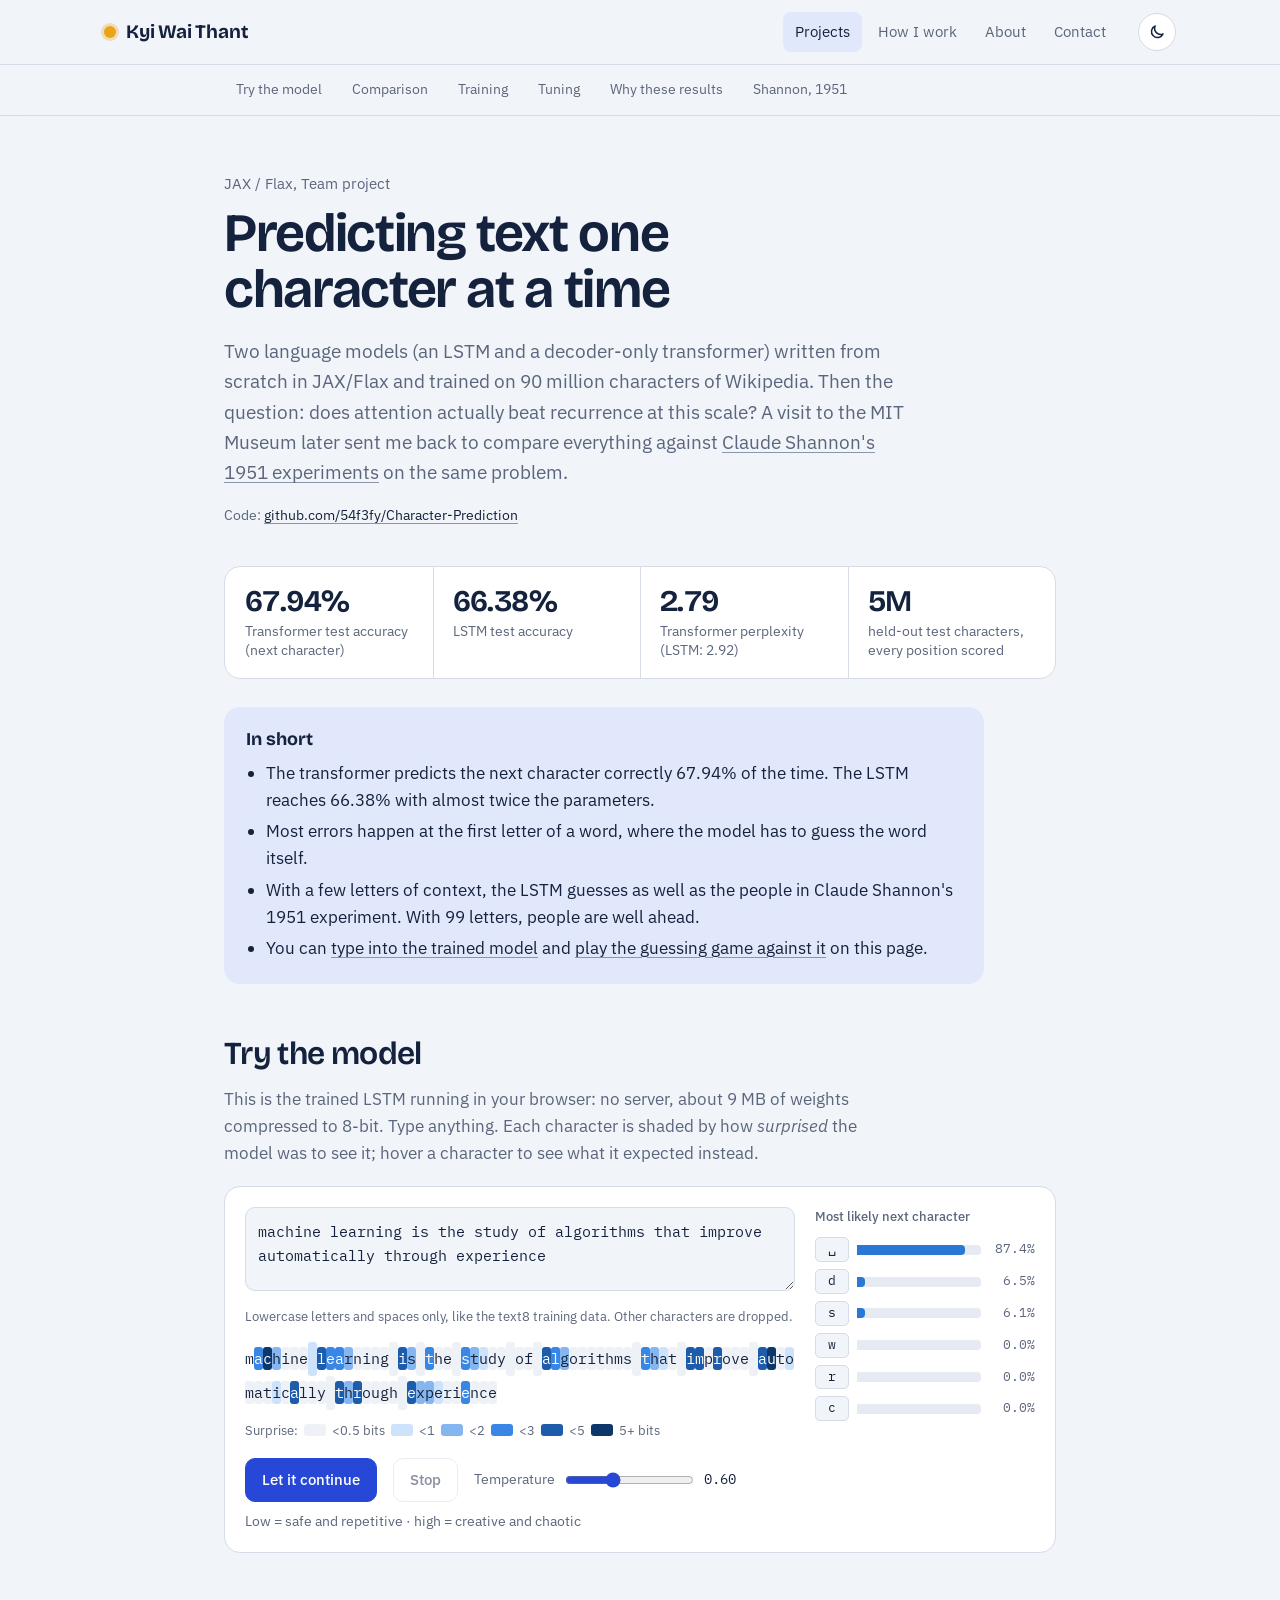
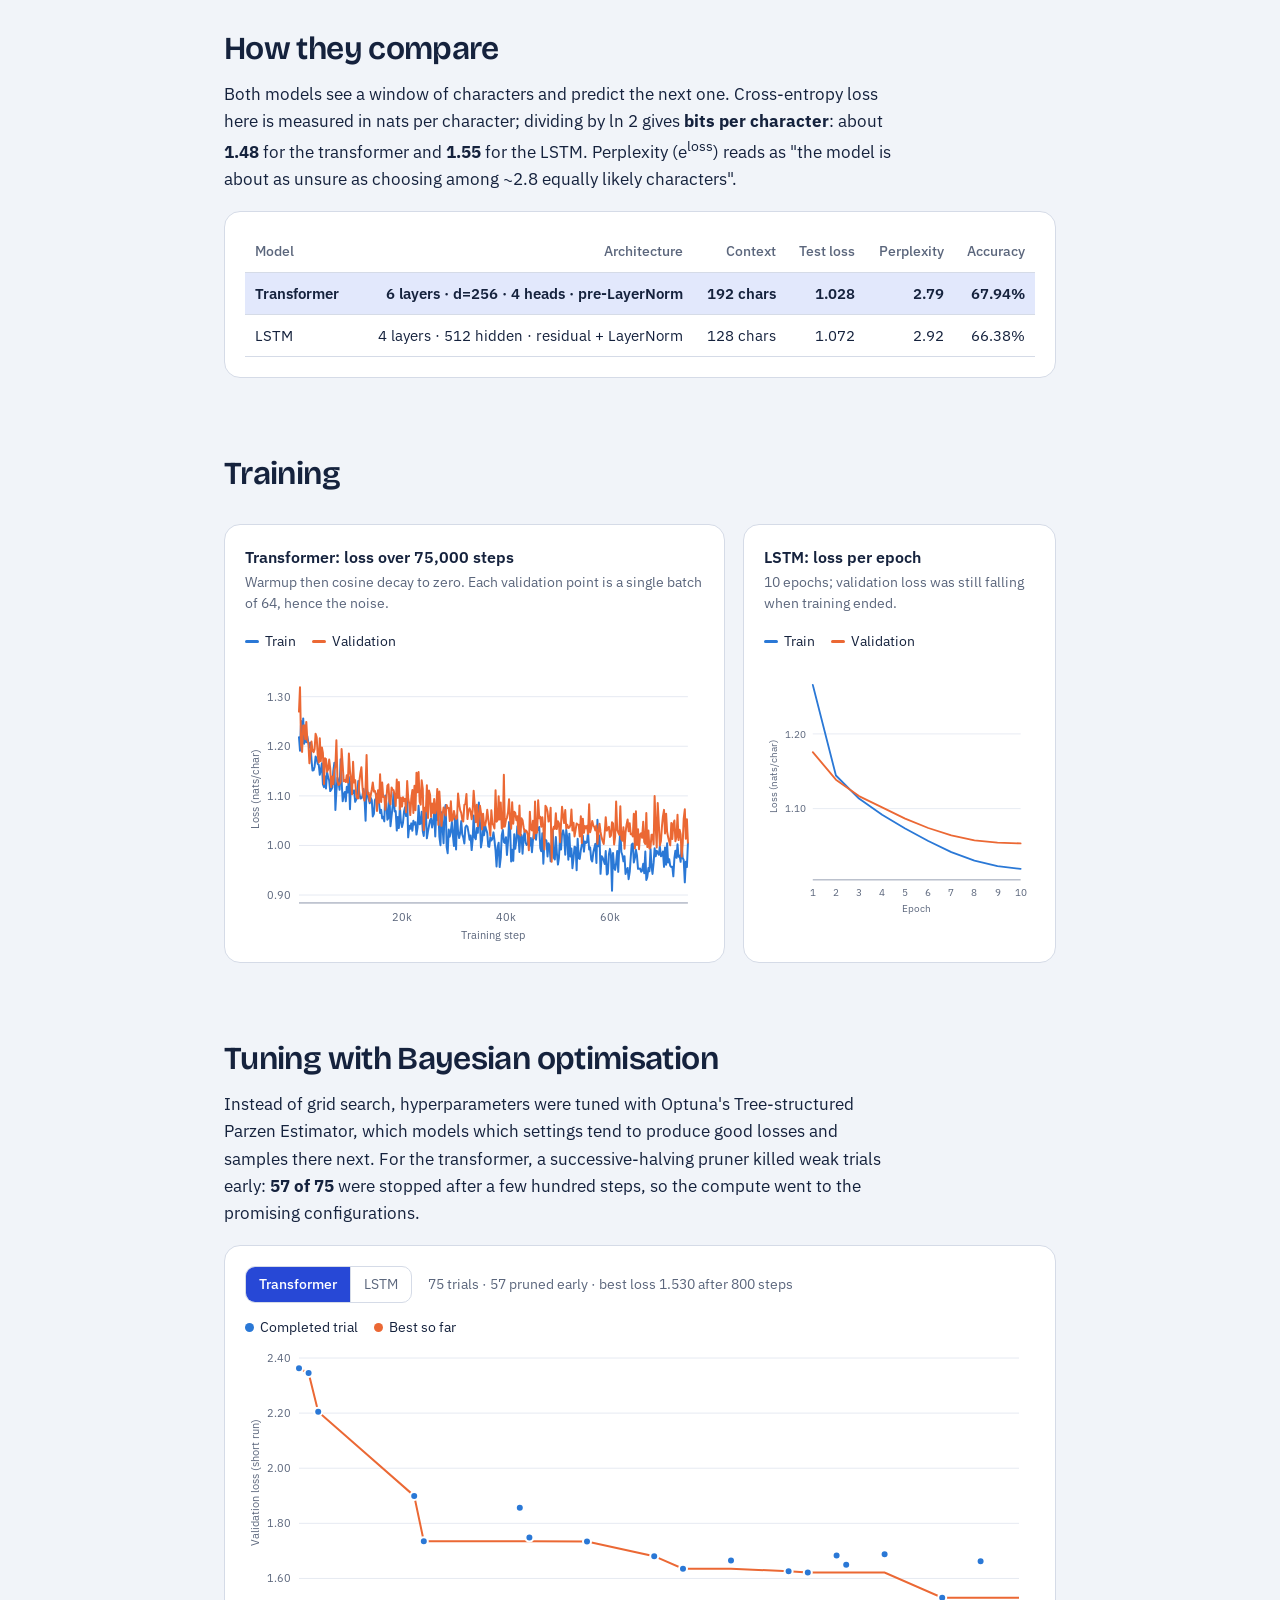
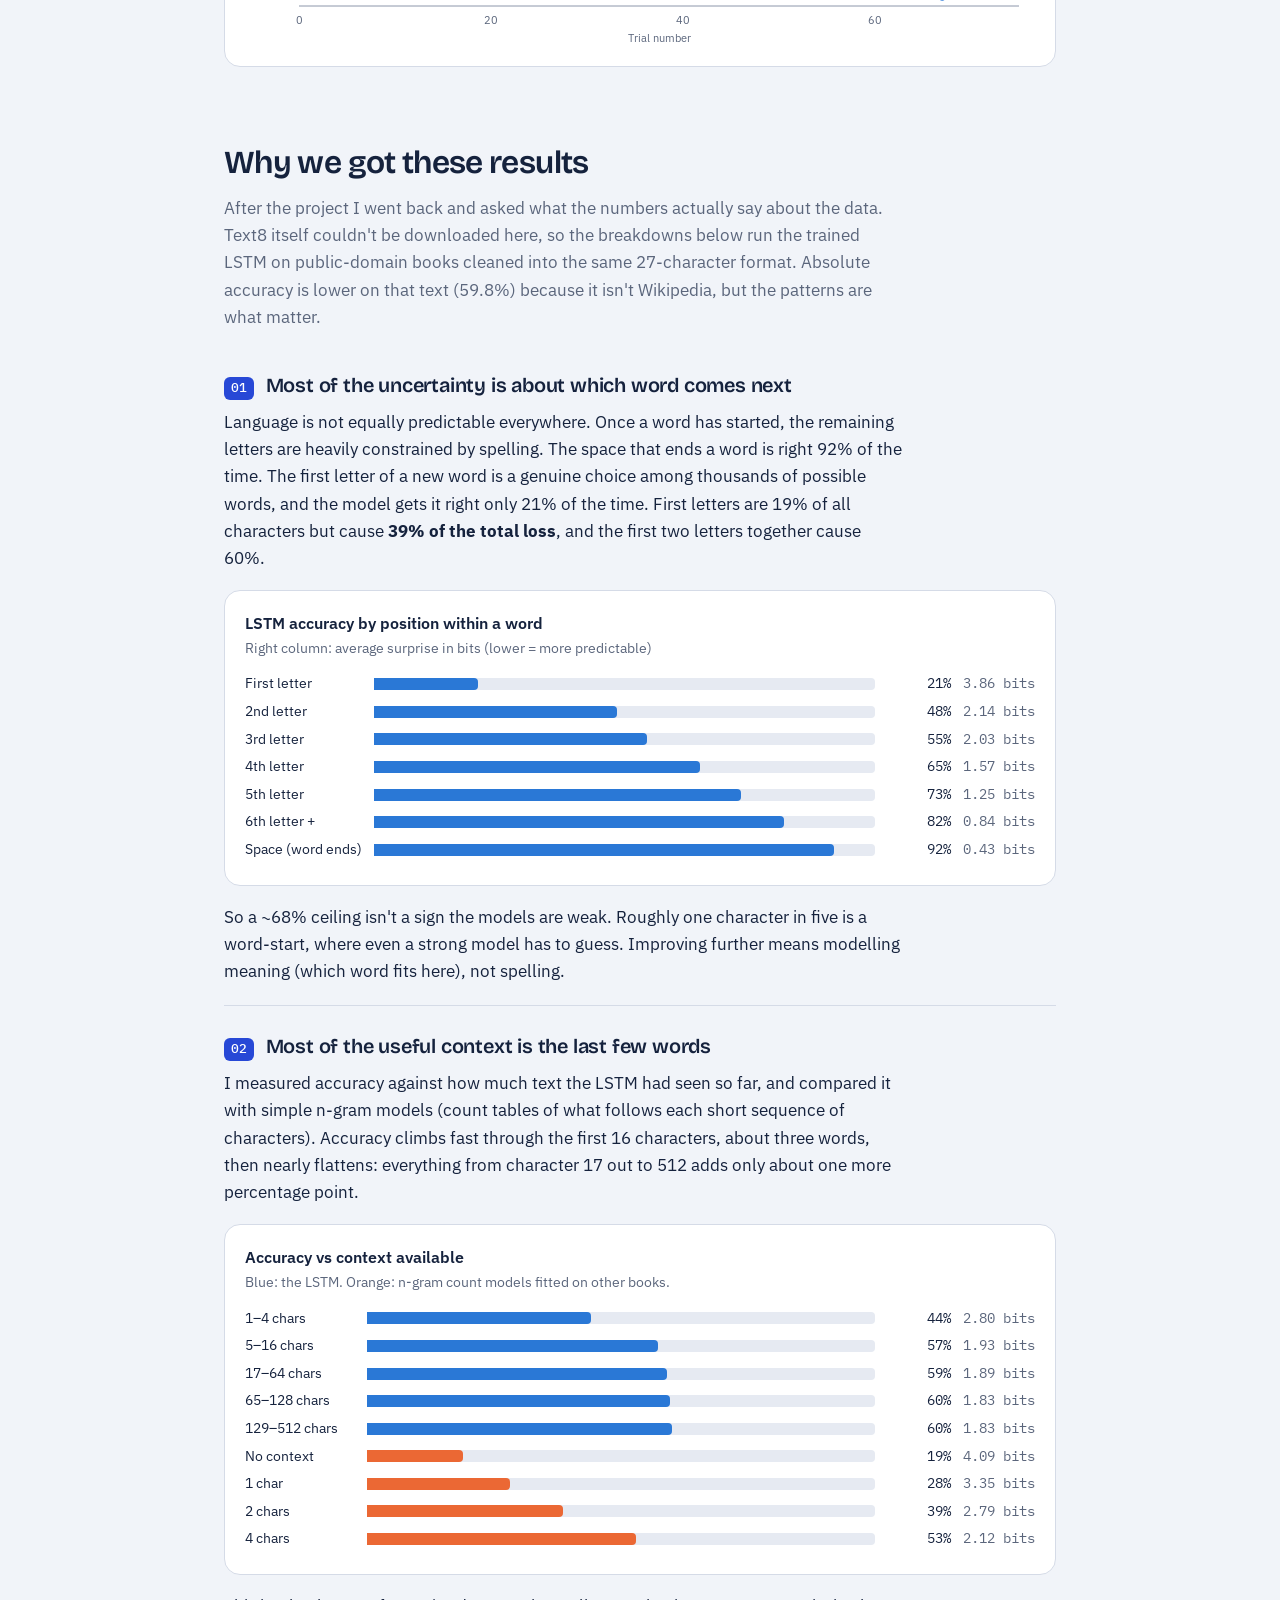
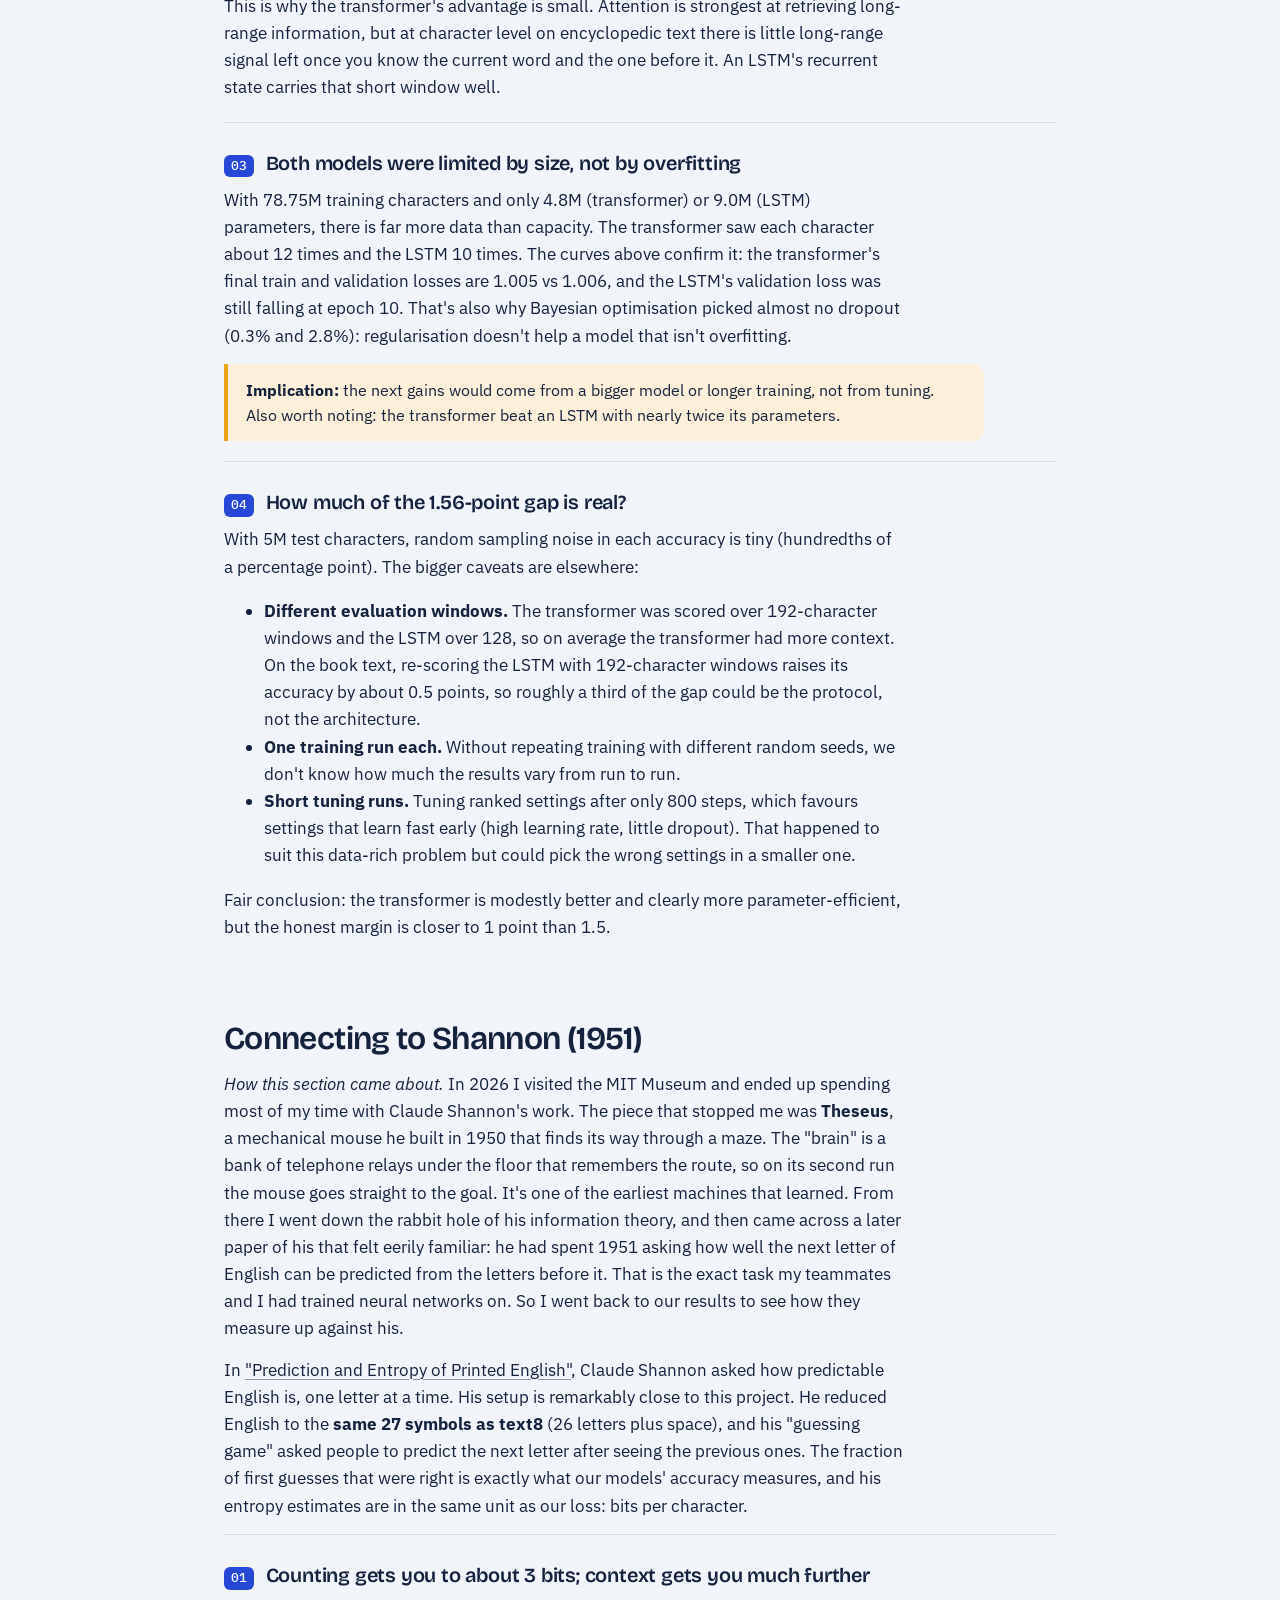
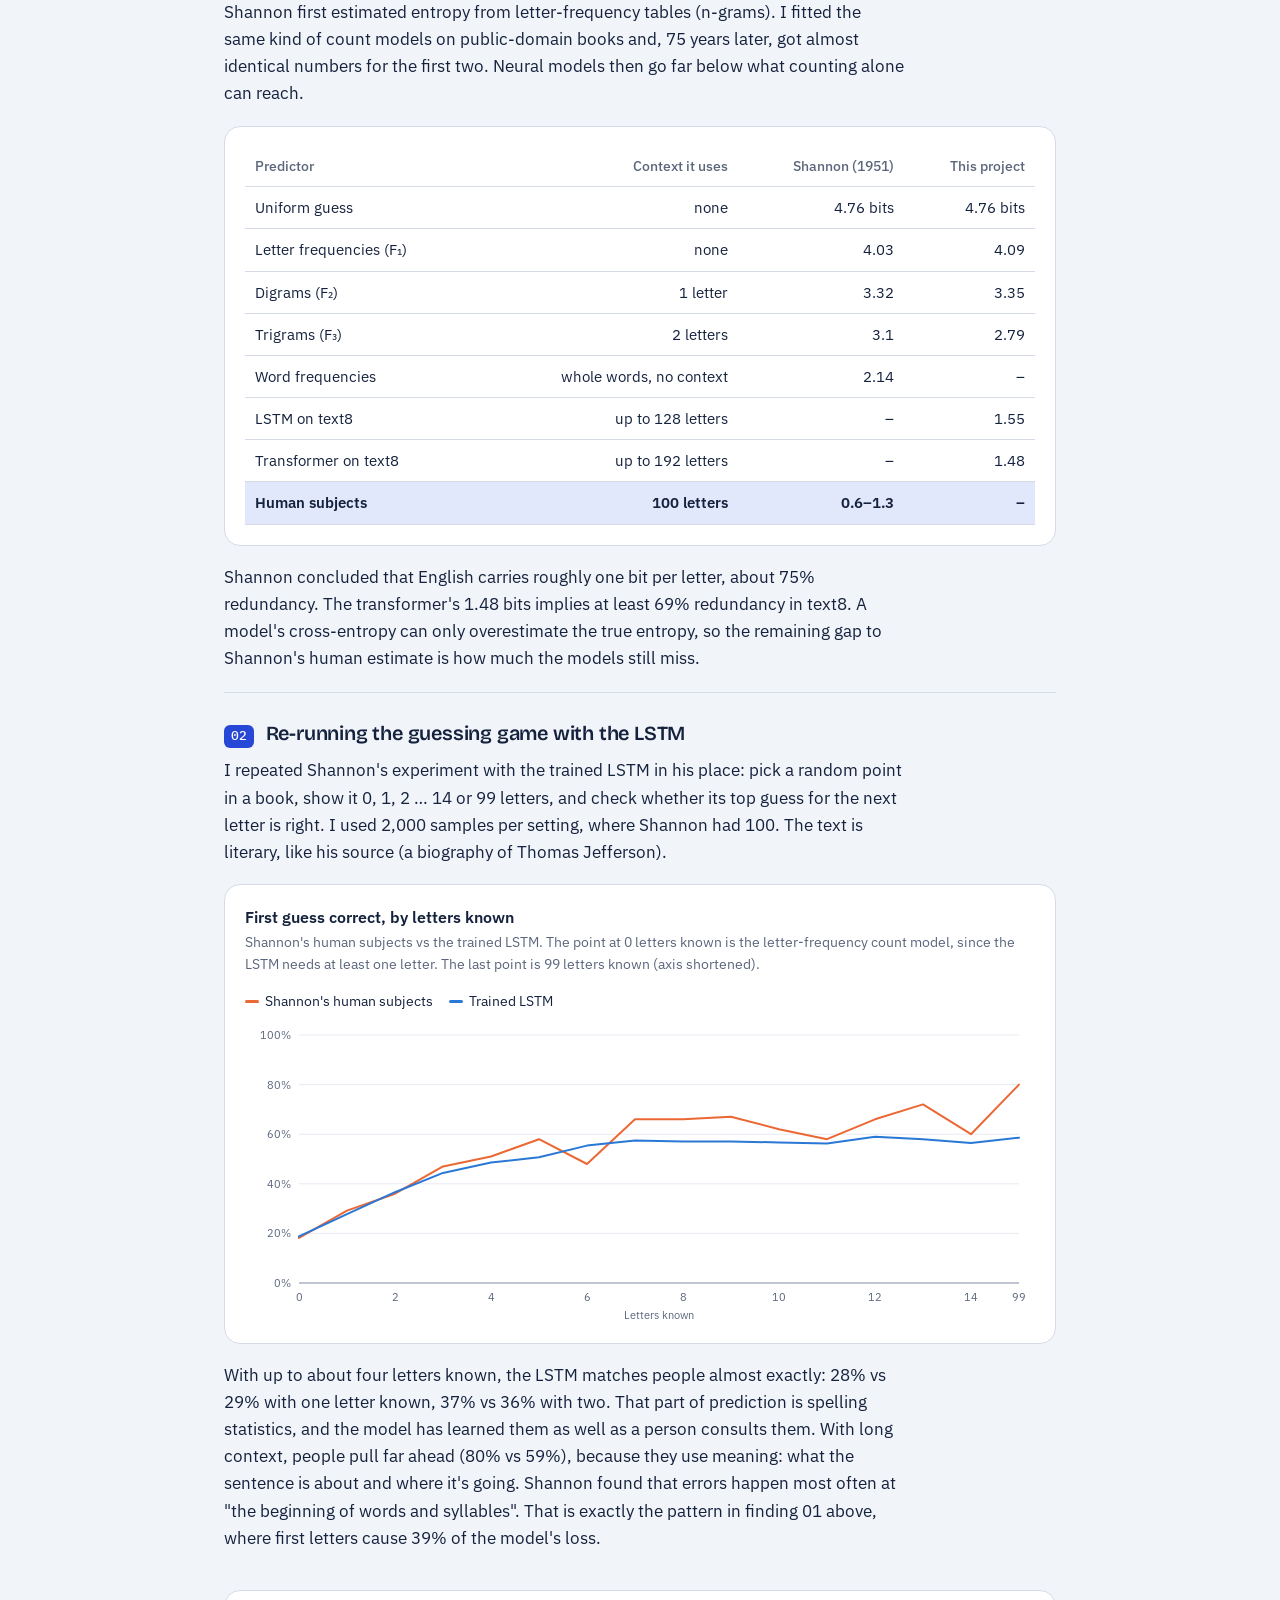
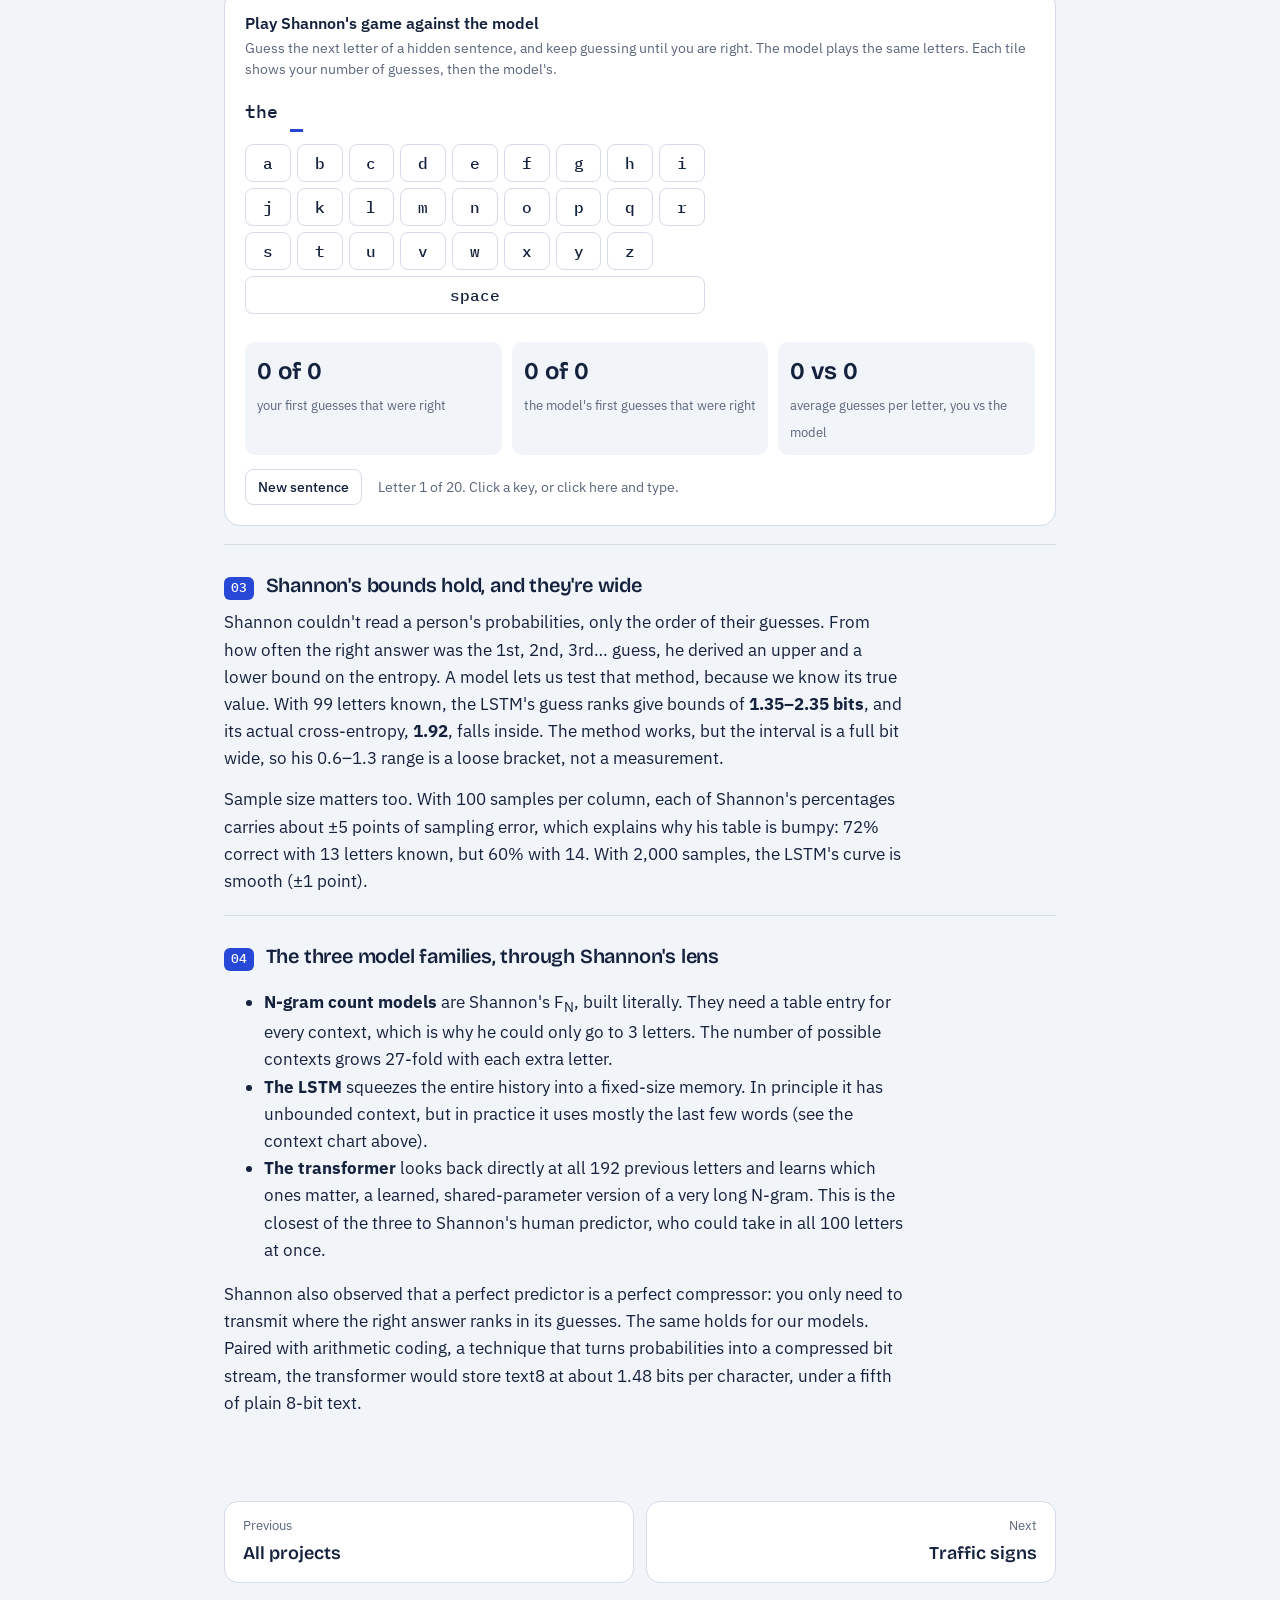
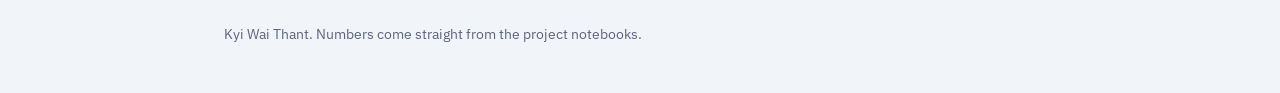
<file: projects/char-lstm/index.html>
<!DOCTYPE html>
<html lang="en">
<head>
<meta charset="utf-8">
<meta name="viewport" content="width=device-width, initial-scale=1">
<title>Next-character prediction · Kyi Wai Thant</title>
<meta name="description" content="A character-level LSTM and transformer trained on text8, with a live in-browser demo.">
<link rel="icon" href="data:image/svg+xml,%3Csvg xmlns=%27http://www.w3.org/2000/svg%27 viewBox=%270 0 64 64%27%3E%3Crect width=%2764%27 height=%2764%27 rx=%2714%27 fill=%27%2315223d%27/%3E%3Ccircle cx=%2732%27 cy=%2732%27 r=%2712%27 fill=%27%23eaa417%27/%3E%3C/svg%3E">
<meta property="og:title" content="Next-character prediction · Kyi Wai Thant">
<meta property="og:description" content="A character-level LSTM and transformer trained on text8, with a live in-browser demo.">
<meta property="og:type" content="website">
<meta name="theme-color" content="#15223d">
<link rel="preconnect" href="https://fonts.googleapis.com">
<link rel="preconnect" href="https://fonts.gstatic.com" crossorigin>
<link href="https://fonts.googleapis.com/css2?family=Bricolage+Grotesque:opsz,wght@12..96,400..800&family=IBM+Plex+Mono:wght@400;500&family=IBM+Plex+Sans:wght@400;500;600&display=swap" rel="stylesheet">
<link rel="stylesheet" href="../../site.css">
<script src="../../site.js"></script>
<style>
  .demo-grid { display: grid; grid-template-columns: 1fr 220px; gap: 20px; }
  @media (max-width: 720px) { .demo-grid { grid-template-columns: 1fr; } }
  textarea { width: 100%; min-height: 84px; resize: vertical; font: 15px/1.6 var(--mono); padding: 12px; border-radius: 10px; border: 1px solid var(--line); background: var(--bg); color: var(--fg); }
  textarea:focus { outline: 2px solid var(--accent-soft); border-color: var(--accent); }
  .heat { font: 15px/2 var(--mono); word-break: break-all; min-height: 2em; margin-top: 14px; position: relative; }
  .heat span { padding: 2px 0; border-radius: 3px; cursor: default; }
  .heat .sp { display: inline-block; width: .6em; }
  .heat .gen { text-decoration: underline; text-decoration-color: var(--accent); text-underline-offset: 4px; }
  .next h3 { font-size: 13px; color: var(--muted); font-weight: 500; margin: 0 0 10px; }
  .bar-row { display: grid; grid-template-columns: 34px 1fr 46px; align-items: center; gap: 8px; margin-bottom: 7px; font-size: 13px; }
  .bar-row .ch { font-family: var(--mono); background: var(--bg); border: 1px solid var(--line); border-radius: 5px; text-align: center; padding: 1px 0; }
  .bar-row .track { height: 10px; background: var(--grid); border-radius: 0 4px 4px 0; overflow: hidden; }
  .bar-row .fill { height: 100%; background: var(--s1); border-radius: 0 4px 4px 0; transition: width .15s; }
  .bar-row .pct { font-family: var(--mono); text-align: right; color: var(--muted); }
  .loading { font-size: 14px; color: var(--muted); }
  .progress { height: 4px; background: var(--grid); border-radius: 2px; overflow: hidden; margin-top: 8px; }
  .progress > div { height: 100%; width: 0; background: var(--accent); transition: width .2s; }
  .hint { font-size: 13px; color: var(--muted); margin-top: 8px; }
  .chart-pair { display: grid; grid-template-columns: 1.6fr 1fr; gap: 18px; }
  @media (max-width: 720px) { .chart-pair { grid-template-columns: 1fr; } }
</style>
</head>
<body data-toc>
<header class="nav"><div class="wrap nav-in">
  <a class="brand" href="../../index.html">Kyi Wai Thant</a>
  <nav aria-label="Site">
    <a href="../../index.html#projects" aria-current="page">Projects</a>
    <a href="../../process/index.html">How I work</a>
    <a href="../../index.html#about">About</a>
    <a href="../../index.html#contact">Contact</a>
  </nav>
</div></header>

<main class="wrap article">
  <div class="hero prose">
    <p class="eyebrow">JAX / Flax, Team project</p>
    <h1>Predicting text one character at a time</h1>
    <p class="lede">Two language models (an LSTM and a decoder-only transformer) written from scratch in JAX/Flax and trained on 90 million characters of Wikipedia. Then the question: does attention actually beat recurrence at this scale? A visit to the MIT Museum later sent me back to compare everything against <a href="#shannon">Claude Shannon's 1951 experiments</a> on the same problem.</p>
    <p class="meta-line">Code: <a href="https://github.com/54f3fy/Character-Prediction">github.com/54f3fy/Character-Prediction</a></p>
  </div>

  <div class="stats">
    <div class="stat"><div class="v">67.94%</div><div class="l">Transformer test accuracy (next character)</div></div>
    <div class="stat"><div class="v">66.38%</div><div class="l">LSTM test accuracy</div></div>
    <div class="stat"><div class="v">2.79</div><div class="l">Transformer perplexity (LSTM: 2.92)</div></div>
    <div class="stat"><div class="v">5M</div><div class="l">held-out test characters, every position scored</div></div>
  </div>

  <aside class="inshort"><strong class="t">In short</strong><ul><li>The transformer predicts the next character correctly 67.94% of the time. The LSTM reaches 66.38% with almost twice the parameters.</li><li>Most errors happen at the first letter of a word, where the model has to guess the word itself.</li><li>With a few letters of context, the LSTM guesses as well as the people in Claude Shannon's 1951 experiment. With 99 letters, people are well ahead.</li><li>You can <a href="#demo-sec">type into the trained model</a> and <a href="#game">play the guessing game against it</a> on this page.</li></ul></aside>

  <section id="demo-sec">
    <h2>Try the model</h2>
    <p class="prose muted">This is the trained LSTM running in your browser: no server, about 9&nbsp;MB of weights compressed to 8-bit. Type anything. Each character is shaded by how <em>surprised</em> the model was to see it; hover a character to see what it expected instead.</p>
    <div class="panel">
      <div id="loader" class="loading">Loading model weights… <span id="loadpct">0%</span><div class="progress"><div id="loadbar"></div></div></div>
      <div id="demo" hidden>
        <div class="demo-grid">
          <div>
            <textarea id="input" spellcheck="false" maxlength="400" aria-label="Text for the model to read">machine learning is the study of algorithms that improve automatically through experience</textarea>
            <div class="hint">Lowercase letters and spaces only, like the text8 training data. Other characters are dropped.</div>
            <div class="heat" id="heat" aria-live="polite"></div>
            <div class="scale">Surprise:
              <i class="b0"></i>&lt;0.5 bits <i class="b1"></i>&lt;1 <i class="b2"></i>&lt;2 <i class="b3"></i>&lt;3 <i class="b4"></i>&lt;5 <i class="b5"></i>5+ bits
            </div>
          </div>
          <div class="next">
            <h3>Most likely next character</h3>
            <div id="bars"></div>
          </div>
        </div>
        <div class="controls" style="margin-top:18px;margin-bottom:0">
          <button class="btn primary" id="gen">Let it continue</button>
          <button class="btn" id="stop" disabled>Stop</button>
          <label class="slider">Temperature <input type="range" id="temp" min="0.1" max="1.5" step="0.05" value="0.6"><output id="tempv">0.60</output></label>
          <span class="small muted">Low = safe and repetitive · high = creative and chaotic</span>
        </div>
      </div>
    </div>
  </section>

  <section>
    <h2 data-short="Comparison">How they compare</h2>
    <div class="prose">
      <p>Both models see a window of characters and predict the next one. Cross-entropy loss here is measured in nats per character; dividing by ln&nbsp;2 gives <strong>bits per character</strong>: about <strong>1.48</strong> for the transformer and <strong>1.55</strong> for the LSTM. Perplexity (e<sup>loss</sup>) reads as "the model is about as unsure as choosing among ~2.8 equally likely characters".</p>
    </div>
    <div class="panel table-scroll">
      <table class="results">
        <thead><tr><th>Model</th><th>Architecture</th><th>Context</th><th>Test loss</th><th>Perplexity</th><th>Accuracy</th></tr></thead>
        <tbody>
          <tr class="best"><td>Transformer</td><td>6 layers · d=256 · 4 heads · pre-LayerNorm</td><td>192 chars</td><td>1.028</td><td>2.79</td><td>67.94%</td></tr>
          <tr><td>LSTM</td><td>4 layers · 512 hidden · residual + LayerNorm</td><td>128 chars</td><td>1.072</td><td>2.92</td><td>66.38%</td></tr>
        </tbody>
      </table>
    </div>
  </section>

  <section>
    <h2>Training</h2>
    <div class="chart-pair">
      <div class="panel">
        <p class="panel-title">Transformer: loss over 75,000 steps</p>
        <p class="panel-sub">Warmup then cosine decay to zero. Each validation point is a single batch of 64, hence the noise.</p>
        <div id="tfcurve"></div>
      </div>
      <div class="panel">
        <p class="panel-title">LSTM: loss per epoch</p>
        <p class="panel-sub">10 epochs; validation loss was still falling when training ended.</p>
        <div id="lstmcurve"></div>
      </div>
    </div>
  </section>

  <section>
    <h2 data-short="Tuning">Tuning with Bayesian optimisation</h2>
    <div class="prose">
      <p>Instead of grid search, hyperparameters were tuned with Optuna's Tree-structured Parzen Estimator, which models which settings tend to produce good losses and samples there next. For the transformer, a successive-halving pruner killed weak trials early: <strong>57 of 75</strong> were stopped after a few hundred steps, so the compute went to the promising configurations.</p>
    </div>
    <div class="panel">
      <div class="controls">
        <div class="seg" role="group" aria-label="Model">
          <button aria-pressed="true" data-bo="tf">Transformer</button>
          <button aria-pressed="false" data-bo="lstm">LSTM</button>
        </div>
        <span class="small muted" id="bonote"></span>
      </div>
      <div id="bo"></div>
    </div>
  </section>

  <section id="why">
    <h2 data-short="Why these results">Why we got these results</h2>
    <p class="prose muted">After the project I went back and asked what the numbers actually say about the data. Text8 itself couldn't be downloaded here, so the breakdowns below run the trained LSTM on public-domain books cleaned into the same 27-character format. Absolute accuracy is lower on that text (59.8%) because it isn't Wikipedia, but the patterns are what matter.</p>

    <div class="finding">
      <h3><span class="n">01</span>Most of the uncertainty is about which word comes next</h3>
      <p class="prose">Language is not equally predictable everywhere. Once a word has started, the remaining letters are heavily constrained by spelling. The space that ends a word is right 92% of the time. The first letter of a new word is a genuine choice among thousands of possible words, and the model gets it right only 21% of the time. First letters are 19% of all characters but cause <strong>39% of the total loss</strong>, and the first two letters together cause 60%.</p>
      <div class="panel">
        <p class="panel-title">LSTM accuracy by position within a word</p>
        <p class="panel-sub">Right column: average surprise in bits (lower = more predictable)</p>
        <div class="barlist"><span>First letter</span><div class="track"><div class="fill" style="width:20.8%"></div></div><span class="num">21%</span><span class="num muted">3.86 bits</span><span>2nd letter</span><div class="track"><div class="fill" style="width:48.5%"></div></div><span class="num">48%</span><span class="num muted">2.14 bits</span><span>3rd letter</span><div class="track"><div class="fill" style="width:54.5%"></div></div><span class="num">55%</span><span class="num muted">2.03 bits</span><span>4th letter</span><div class="track"><div class="fill" style="width:65.1%"></div></div><span class="num">65%</span><span class="num muted">1.57 bits</span><span>5th letter</span><div class="track"><div class="fill" style="width:73.3%"></div></div><span class="num">73%</span><span class="num muted">1.25 bits</span><span>6th letter +</span><div class="track"><div class="fill" style="width:81.8%"></div></div><span class="num">82%</span><span class="num muted">0.84 bits</span><span>Space (word ends)</span><div class="track"><div class="fill" style="width:91.9%"></div></div><span class="num">92%</span><span class="num muted">0.43 bits</span></div>
      </div>
      <p class="prose">So a ~68% ceiling isn't a sign the models are weak. Roughly one character in five is a word-start, where even a strong model has to guess. Improving further means modelling meaning (which word fits here), not spelling.</p>
    </div>

    <div class="finding">
      <h3><span class="n">02</span>Most of the useful context is the last few words</h3>
      <p class="prose">I measured accuracy against how much text the LSTM had seen so far, and compared it with simple n-gram models (count tables of what follows each short sequence of characters). Accuracy climbs fast through the first 16 characters, about three words, then nearly flattens: everything from character 17 out to 512 adds only about one more percentage point.</p>
      <div class="panel">
        <p class="panel-title">Accuracy vs context available</p>
        <p class="panel-sub">Blue: the LSTM. Orange: n-gram count models fitted on other books.</p>
        <div class="barlist"><span>1–4 chars</span><div class="track"><div class="fill" style="width:44.0%"></div></div><span class="num">44%</span><span class="num muted">2.80 bits</span><span>5–16 chars</span><div class="track"><div class="fill" style="width:57.2%"></div></div><span class="num">57%</span><span class="num muted">1.93 bits</span><span>17–64 chars</span><div class="track"><div class="fill" style="width:59.1%"></div></div><span class="num">59%</span><span class="num muted">1.89 bits</span><span>65–128 chars</span><div class="track"><div class="fill" style="width:59.7%"></div></div><span class="num">60%</span><span class="num muted">1.83 bits</span><span>129–512 chars</span><div class="track"><div class="fill" style="width:60.1%"></div></div><span class="num">60%</span><span class="num muted">1.83 bits</span><span>No context</span><div class="track"><div class="fill alt" style="width:18.8%"></div></div><span class="num">19%</span><span class="num muted">4.09 bits</span><span>1 char</span><div class="track"><div class="fill alt" style="width:28.1%"></div></div><span class="num">28%</span><span class="num muted">3.35 bits</span><span>2 chars</span><div class="track"><div class="fill alt" style="width:38.6%"></div></div><span class="num">39%</span><span class="num muted">2.79 bits</span><span>4 chars</span><div class="track"><div class="fill alt" style="width:52.9%"></div></div><span class="num">53%</span><span class="num muted">2.12 bits</span></div>
      </div>
      <p class="prose">This is why the transformer's advantage is small. Attention is strongest at retrieving long-range information, but at character level on encyclopedic text there is little long-range signal left once you know the current word and the one before it. An LSTM's recurrent state carries that short window well.</p>
    </div>

    <div class="finding">
      <h3><span class="n">03</span>Both models were limited by size, not by overfitting</h3>
      <p class="prose">With 78.75M training characters and only 4.8M (transformer) or 9.0M (LSTM) parameters, there is far more data than capacity. The transformer saw each character about 12 times and the LSTM 10 times. The curves above confirm it: the transformer's final train and validation losses are 1.005 vs 1.006, and the LSTM's validation loss was still falling at epoch 10. That's also why Bayesian optimisation picked almost no dropout (0.3% and 2.8%): regularisation doesn't help a model that isn't overfitting.</p>
      <div class="callout"><strong>Implication:</strong> the next gains would come from a bigger model or longer training, not from tuning. Also worth noting: the transformer beat an LSTM with nearly twice its parameters.</div>
    </div>

    <div class="finding">
      <h3><span class="n">04</span>How much of the 1.56-point gap is real?</h3>
      <p class="prose">With 5M test characters, random sampling noise in each accuracy is tiny (hundredths of a percentage point). The bigger caveats are elsewhere:</p>
      <ul class="prose">
        <li><strong>Different evaluation windows.</strong> The transformer was scored over 192-character windows and the LSTM over 128, so on average the transformer had more context. On the book text, re-scoring the LSTM with 192-character windows raises its accuracy by about 0.5 points, so roughly a third of the gap could be the protocol, not the architecture.</li>
        <li><strong>One training run each.</strong> Without repeating training with different random seeds, we don't know how much the results vary from run to run.</li>
        <li><strong>Short tuning runs.</strong> Tuning ranked settings after only 800 steps, which favours settings that learn fast early (high learning rate, little dropout). That happened to suit this data-rich problem but could pick the wrong settings in a smaller one.</li>
      </ul>
      <p class="prose">Fair conclusion: the transformer is modestly better and clearly more parameter-efficient, but the honest margin is closer to 1 point than 1.5.</p>
    </div>
  </section>

  <section id="shannon">
    <h2 data-short="Shannon, 1951">Connecting to Shannon (1951)</h2>
    <div class="prose">
      <p><em>How this section came about.</em> In 2026 I visited the MIT Museum and ended up spending most of my time with Claude Shannon's work. The piece that stopped me was <strong>Theseus</strong>, a mechanical mouse he built in 1950 that finds its way through a maze. The "brain" is a bank of telephone relays under the floor that remembers the route, so on its second run the mouse goes straight to the goal. It's one of the earliest machines that learned. From there I went down the rabbit hole of his information theory, and then came across a later paper of his that felt eerily familiar: he had spent 1951 asking how well the next letter of English can be predicted from the letters before it. That is the exact task my teammates and I had trained neural networks on. So I went back to our results to see how they measure up against his.</p>
      <p>In <a href="https://www.nokia.com/bell-labs/publications-and-media/publications/prediction-and-entropy-of-printed-english/">"Prediction and Entropy of Printed English"</a>, Claude Shannon asked how predictable English is, one letter at a time. His setup is remarkably close to this project. He reduced English to the <strong>same 27 symbols as text8</strong> (26 letters plus space), and his "guessing game" asked people to predict the next letter after seeing the previous ones. The fraction of first guesses that were right is exactly what our models' accuracy measures, and his entropy estimates are in the same unit as our loss: bits per character.</p>
    </div>

    <div class="finding">
      <h3><span class="n">01</span>Counting gets you to about 3 bits; context gets you much further</h3>
      <p class="prose">Shannon first estimated entropy from letter-frequency tables (n-grams). I fitted the same kind of count models on public-domain books and, 75 years later, got almost identical numbers for the first two. Neural models then go far below what counting alone can reach.</p>
      <div class="panel table-scroll">
        <table class="results">
          <thead><tr><th>Predictor</th><th>Context it uses</th><th>Shannon (1951)</th><th>This project</th></tr></thead>
          <tbody>
            <tr><td>Uniform guess</td><td>none</td><td>4.76 bits</td><td>4.76 bits</td></tr>
            <tr><td>Letter frequencies (F₁)</td><td>none</td><td>4.03</td><td>4.09</td></tr>
            <tr><td>Digrams (F₂)</td><td>1 letter</td><td>3.32</td><td>3.35</td></tr>
            <tr><td>Trigrams (F₃)</td><td>2 letters</td><td>3.1</td><td>2.79</td></tr>
            <tr><td>Word frequencies</td><td>whole words, no context</td><td>2.14</td><td>–</td></tr>
            <tr><td>LSTM on text8</td><td>up to 128 letters</td><td>–</td><td>1.55</td></tr>
            <tr><td>Transformer on text8</td><td>up to 192 letters</td><td>–</td><td>1.48</td></tr>
            <tr class="best"><td>Human subjects</td><td>100 letters</td><td>0.6–1.3</td><td>–</td></tr>
          </tbody>
        </table>
      </div>
      <p class="prose">Shannon concluded that English carries roughly one bit per letter, about 75% redundancy. The transformer's 1.48 bits implies at least 69% redundancy in text8. A model's cross-entropy can only overestimate the true entropy, so the remaining gap to Shannon's human estimate is how much the models still miss.</p>
    </div>

    <div class="finding">
      <h3><span class="n">02</span>Re-running the guessing game with the LSTM</h3>
      <p class="prose">I repeated Shannon's experiment with the trained LSTM in his place: pick a random point in a book, show it 0, 1, 2 … 14 or 99 letters, and check whether its top guess for the next letter is right. I used 2,000 samples per setting, where Shannon had 100. The text is literary, like his source (a biography of Thomas Jefferson).</p>
      <div class="panel">
        <p class="panel-title">First guess correct, by letters known</p>
        <p class="panel-sub">Shannon's human subjects vs the trained LSTM. The point at 0 letters known is the letter-frequency count model, since the LSTM needs at least one letter. The last point is 99 letters known (axis shortened).</p>
        <div id="shannonchart"></div>
      </div>
      <p class="prose">With up to about four letters known, the LSTM matches people almost exactly: 28% vs 29% with one letter known, 37% vs 36% with two. That part of prediction is spelling statistics, and the model has learned them as well as a person consults them. With long context, people pull far ahead (80% vs 59%), because they use meaning: what the sentence is about and where it's going. Shannon found that errors happen most often at "the beginning of words and syllables". That is exactly the pattern in finding 01 above, where first letters cause 39% of the model's loss.</p>
    </div>

    <div class="panel" id="game">
      <p class="panel-title">Play Shannon's game against the model</p>
      <p class="panel-sub">Guess the next letter of a hidden sentence, and keep guessing until you are right. The model plays the same letters. Each tile shows your number of guesses, then the model's.</p>
      <p id="game-wait" class="small muted">The game starts when the model has loaded.</p>
      <div id="game-ui" tabindex="0" hidden>
        <p class="game-text" id="game-text"></p>
        <div class="keys" id="game-keys"></div>
        <div class="tiles" id="game-tiles"></div>
        <div class="score" id="game-score"></div>
        <div class="controls" style="margin:14px 0 0"><button class="btn sm" id="game-new" type="button">New sentence</button><span class="small muted" id="game-note"></span></div>
      </div>
    </div>

    <div class="finding">
      <h3><span class="n">03</span>Shannon's bounds hold, and they're wide</h3>
      <p class="prose">Shannon couldn't read a person's probabilities, only the order of their guesses. From how often the right answer was the 1st, 2nd, 3rd… guess, he derived an upper and a lower bound on the entropy. A model lets us test that method, because we know its true value. With 99 letters known, the LSTM's guess ranks give bounds of <strong>1.35–2.35 bits</strong>, and its actual cross-entropy, <strong>1.92</strong>, falls inside. The method works, but the interval is a full bit wide, so his 0.6–1.3 range is a loose bracket, not a measurement.</p>
      <p class="prose">Sample size matters too. With 100 samples per column, each of Shannon's percentages carries about ±5 points of sampling error, which explains why his table is bumpy: 72% correct with 13 letters known, but 60% with 14. With 2,000 samples, the LSTM's curve is smooth (±1 point).</p>
    </div>

    <div class="finding">
      <h3><span class="n">04</span>The three model families, through Shannon's lens</h3>
      <ul class="prose">
        <li><strong>N-gram count models</strong> are Shannon's F<sub>N</sub>, built literally. They need a table entry for every context, which is why he could only go to 3 letters. The number of possible contexts grows 27-fold with each extra letter.</li>
        <li><strong>The LSTM</strong> squeezes the entire history into a fixed-size memory. In principle it has unbounded context, but in practice it uses mostly the last few words (see the context chart above).</li>
        <li><strong>The transformer</strong> looks back directly at all 192 previous letters and learns which ones matter, a learned, shared-parameter version of a very long N-gram. This is the closest of the three to Shannon's human predictor, who could take in all 100 letters at once.</li>
      </ul>
      <p class="prose">Shannon also observed that a perfect predictor is a perfect compressor: you only need to transmit where the right answer ranks in its guesses. The same holds for our models. Paired with arithmetic coding, a technique that turns probabilities into a compressed bit stream, the transformer would store text8 at about 1.48 bits per character, under a fifth of plain 8-bit text.</p>
    </div>
  </section>

  <nav class="pager" aria-label="More pages"><a href="../../index.html#projects"><span>Previous</span><b>All projects</b></a><a class="next" href="../traffic-signs/index.html"><span>Next</span><b>Traffic signs</b></a></nav>
  <footer>Kyi Wai Thant. Numbers come straight from the project notebooks.</footer>
</main>

<script src="../charts.js"></script>
<script src="data.js"></script>
<script src="lstm.js"></script>
<script>
(() => {
  const D = window.DATA;
  const f2 = (v) => v.toFixed(2), f3 = (v) => v.toFixed(3);

  // ---------- charts ----------
  Charts.line(document.getElementById("tfcurve"), {
    height: 280, xLabel: "Training step", yLabel: "Loss (nats/char)",
    xFmt: (v) => v >= 1000 ? (v / 1000) + "k" : v, yFmt: f2, tipFmt: f3,
    series: [
      { name: "Train", color: "--s1", points: D.tf.map((r) => [r[0], r[1]]) },
      { name: "Validation", color: "--s2", points: D.tf.map((r) => [r[0], r[2]]) },
    ],
  });
  Charts.line(document.getElementById("lstmcurve"), {
    height: 280, width: 460, xLabel: "Epoch", yLabel: "Loss (nats/char)", yFmt: f2, tipFmt: f3,
    xTicks: [1, 2, 3, 4, 5, 6, 7, 8, 9, 10],
    series: [
      { name: "Train", color: "--s1", points: D.lstm.train.map((v, i) => [i + 1, v]) },
      { name: "Validation", color: "--s2", points: D.lstm.val.map((v, i) => [i + 1, v]) },
    ],
  });

  function drawBO(which) {
    const bo = which === "tf" ? D.tfBO : D.lstmBO;
    let best = Infinity; const path = [];
    for (const [t, v] of bo.trials) { best = Math.min(best, v); path.push([t, best]); }
    const fmtP = (p) => Object.entries(p).map(([k, v]) => `${k}: ${typeof v === "number" && !Number.isInteger(v) ? v.toPrecision(3) : v}`).join("<br>");
    const vals = bo.trials.map((t) => t[1]);
    Charts.scatter(document.getElementById("bo"), {
      height: 300, xLabel: "Trial number", yLabel: "Validation loss (short run)", yFmt: f2,
      xMin: 0, xMax: bo.n, yMin: Math.floor(Math.min(...vals) * 10) / 10, yMax: Math.ceil(Math.max(...vals) * 10) / 10,
      legend: [{ name: "Completed trial", color: "--s1" }, { name: "Best so far", color: "--s2" }],
      path: { color: "--s2", points: path.concat([[bo.n, best]]) },
      points: bo.trials.map(([t, v, p]) => ({ x: t, y: v, r: 4, color: "--s1", tip: `<b>Trial ${t}</b>: loss ${v.toFixed(3)}<div class="muted small">${fmtP(p)}</div>` })),
    });
    document.getElementById("bonote").textContent = which === "tf"
      ? `${bo.n} trials · ${bo.pruned} pruned early · best loss ${best.toFixed(3)} after 800 steps`
      : `${bo.n} trials · best loss ${best.toFixed(3)} on a short tuning run`;
  }
  document.querySelectorAll("[data-bo]").forEach((b) => b.onclick = () => {
    document.querySelectorAll("[data-bo]").forEach((x) => x.setAttribute("aria-pressed", x === b));
    drawBO(b.dataset.bo);
  });
  drawBO("tf");

  // ---------- live model ----------
  const { CharLSTM, softmax, CHARS } = window.CharLSTMLib;
  const input = document.getElementById("input"), heat = document.getElementById("heat"), bars = document.getElementById("bars");
  const tip = Charts.makeTip(heat);
  let model, cache = [], text = "", genText = "", busy = null, generating = false;

  // Weights: binary file where the host serves it (GitHub Pages), otherwise a base64 script fallback.
  function loadScriptFallback() {
    return new Promise((resolve, reject) => {
      document.getElementById("loadpct").textContent = "";
      document.getElementById("loadbar").style.width = "60%";
      const s = document.createElement("script"); s.src = "lstm-weights.js";
      s.onload = () => {
        const bin = atob(window.LSTM_WEIGHTS_B64); const u = new Uint8Array(bin.length);
        for (let i = 0; i < bin.length; i++) u[i] = bin.charCodeAt(i);
        delete window.LSTM_WEIGHTS_B64; resolve(u.buffer);
      };
      s.onerror = () => reject(new Error("weights unavailable")); document.head.appendChild(s);
    });
  }
  async function load() {
    let res = null;
    try { res = await fetch("lstm.bin"); } catch (e) {}
    if (!res || !res.ok) { model = new CharLSTM(await loadScriptFallback()); return ready(); }
    const total = +res.headers.get("content-length") || 9201772;
    const reader = res.body.getReader(); const chunks = []; let got = 0;
    for (;;) {
      const { done, value } = await reader.read(); if (done) break;
      chunks.push(value); got += value.length;
      const pct = Math.min(100, Math.round(got / total * 100));
      document.getElementById("loadpct").textContent = pct + "%";
      document.getElementById("loadbar").style.width = pct + "%";
    }
    const buf = new Uint8Array(got); let o = 0; for (const c of chunks) { buf.set(c, o); o += c.length; }
    model = new CharLSTM(buf.buffer); ready();
  }
  function ready() {
    document.getElementById("loader").hidden = true; document.getElementById("demo").hidden = false;
    update();    try { initGame(); } catch (e) { console.error(e); }
  }

  const clean = (s) => s.toLowerCase().replace(/[^a-z ]+/g, "").replace(/ {2,}/g, " ");
  // cache[i] = { state after i chars, probs: distribution over char i (given chars < i) }
  function update() {
    const full = clean(input.value) + genText;
    let k = 0; while (k < full.length && k < text.length && full[k] === text[k] && k < cache.length - 1) k++;
    text = full; cache.length = k + 1;
    if (!cache[0]) cache[0] = { state: model.zeroState(), probs: null };
    if (busy) clearTimeout(busy);
    const work = () => {
      const t0 = performance.now();
      while (cache.length <= text.length && performance.now() - t0 < 30) {
        const i = cache.length - 1, st = model.cloneState(cache[i].state);
        const logits = model.step(st, CHARS.indexOf(text[i]));
        cache.push({ state: st, probs: softmax(logits) });
      }
      render();
      if (cache.length <= text.length) busy = setTimeout(work, 0); else busy = null;
    };
    work();
  }

  const fmtCh = (c) => c === " " ? "␣" : c;
  function bucket(bits) { return bits < 0.5 ? 0 : bits < 1 ? 1 : bits < 2 ? 2 : bits < 3 ? 3 : bits < 5 ? 4 : 5; }
  function render() {
    const userLen = text.length - genText.length;
    let html = "";
    for (let i = 0; i < text.length; i++) {
      const c = text[i], prev = cache[i] && cache[i].probs;
      let cls = "";
      if (prev) cls = "b" + bucket(-Math.log2(prev[CHARS.indexOf(c)]));
      if (i >= userLen) cls += " gen";
      html += `<span class="${cls}${c === " " ? " sp" : ""}" data-i="${i}">${c === " " ? "&nbsp;" : c}</span>`;
    }
    heat.innerHTML = html; heat.appendChild(tip);
    const last = cache[text.length] && cache[text.length].probs;
    if (last) {
      const top = last.map((p, i) => [p, i]).sort((a, b) => b[0] - a[0]).slice(0, 6);
      bars.innerHTML = top.map(([p, i]) => `<div class="bar-row"><span class="ch">${fmtCh(CHARS[i])}</span><div class="track"><div class="fill" style="width:${(p * 100).toFixed(1)}%"></div></div><span class="pct">${(p * 100).toFixed(1)}%</span></div>`).join("");
    } else if (!text.length) bars.innerHTML = '<p class="small muted">Type something first.</p>';
  }
  heat.addEventListener("pointerover", (ev) => {
    const s = ev.target.closest("span[data-i]"); if (!s) return;
    const i = +s.dataset.i, pr = cache[i] && cache[i].probs;
    if (!pr) { tip.innerHTML = "First character: nothing to predict from yet."; }
    else {
      const c = text[i], p = pr[CHARS.indexOf(c)];
      const top = pr.map((q, j) => [q, j]).sort((a, b) => b[0] - a[0]).slice(0, 3);
      tip.innerHTML = `<b>“${fmtCh(c)}”</b>: model gave it ${(p * 100).toFixed(1)}% (${(-Math.log2(p)).toFixed(1)} bits)<div class="muted">Expected: ${top.map(([q, j]) => `${fmtCh(CHARS[j])} ${(q * 100).toFixed(0)}%`).join(" · ")}</div>`;
    }
    const r = heat.getBoundingClientRect(), b = s.getBoundingClientRect();
    Charts.placeTip(tip, heat, b.right - r.left, b.bottom - r.top + 6);
  });
  heat.addEventListener("pointerleave", () => (tip.style.display = "none"));

  input.addEventListener("input", () => { genText = ""; update(); });
  const temp = document.getElementById("temp"), tempv = document.getElementById("tempv");
  temp.oninput = () => (tempv.textContent = (+temp.value).toFixed(2));
  const genBtn = document.getElementById("gen"), stopBtn = document.getElementById("stop");
  genBtn.onclick = () => {
    if (!model || generating) return;
    generating = true; genBtn.disabled = true; stopBtn.disabled = false;
    let n = 0;
    const tick = () => {
      if (!generating || n >= 120 || busy) { if (busy && generating && n < 120) return setTimeout(tick, 30); return finish(); }
      const pr = softmax(Array.from(cache[text.length].probs, (p) => Math.log(p + 1e-12)), +temp.value);
      let r = Math.random(), j = 0; while (j < 26 && (r -= pr[j]) > 0) j++;
      genText += CHARS[j]; n++; update();
      setTimeout(tick, 25);
    };
    const finish = () => { generating = false; genBtn.disabled = false; stopBtn.disabled = true; };
    tick();
  };
  stopBtn.onclick = () => (generating = false);


  // ---------- guessing game: you against the model ----------
  function initGame() {
    const SENT = ["the first run is slow and the second run is fast", "every letter tells you a little about the next one", "a good guess needs very little correction afterwards", "the model has read a lot of text but never this line"];
    const KNOWN = 4, TURNS = 20, $ = (id) => document.getElementById(id);
    const ui = $("game-ui"), textEl = $("game-text"), keys = $("game-keys"), tiles = $("game-tiles"), score = $("game-score"), note = $("game-note");
    let s, i, st, probs, tried, res, round = -1;
    const advance = (c) => { probs = softmax(model.step(st, CHARS.indexOf(c))); };
    const rank = (c) => { const p = probs[CHARS.indexOf(c)]; let r = 1; for (const q of probs) if (q > p) r++; return r; };
    const done = () => res.length >= TURNS;
    function start() { round = (round + 1) % SENT.length; s = SENT[round]; st = model.zeroState(); res = []; tried = new Set(); for (i = 0; i < KNOWN; i++) advance(s[i]); draw(); }
    function guess(c) {
      if (done() || tried.has(c)) return; tried.add(c);
      if (c === s[i]) { res.push({ c, you: tried.size, model: rank(c) }); advance(c); i++; tried = new Set(); }
      draw();
    }
    const btns = {};
    for (const c of CHARS) { const b = document.createElement("button"); b.type = "button"; b.textContent = c === " " ? "space" : c; if (c === " ") b.className = "sp"; b.onclick = () => guess(c); keys.appendChild(b); btns[c] = b; }
    ui.addEventListener("keydown", (ev) => { const k = ev.key.toLowerCase(); if (k.length === 1 && CHARS.includes(k) && !ev.metaKey && !ev.ctrlKey) { ev.preventDefault(); guess(k); } });
    $("game-new").onclick = start;
    function draw() {
      const shown = s.slice(0, i).replace(/ /g, "\u00a0");
      textEl.textContent = shown; if (!done()) { const cur = document.createElement("span"); cur.className = "cur"; cur.innerHTML = "&nbsp;"; textEl.appendChild(cur); }
      for (const c of CHARS) btns[c].disabled = done() || tried.has(c);
      tiles.innerHTML = res.map((r) => `<div class="${r.you < r.model ? "win" : r.you > r.model ? "lose" : ""}">${fmtCh(r.c)}<small>${r.you} / ${r.model}</small></div>`).join("");
      const n = res.length, f = (k) => n ? res.filter((r) => r[k] === 1).length : 0, avg = (k) => n ? (res.reduce((t, r) => t + r[k], 0) / n).toFixed(1) : "0";
      score.innerHTML = `<div><b>${f("you")} of ${n}</b><span>your first guesses that were right</span></div><div><b>${f("model")} of ${n}</b><span>the model's first guesses that were right</span></div><div><b>${avg("you")} vs ${avg("model")}</b><span>average guesses per letter, you vs the model</span></div>`;
      note.textContent = done() ? "Finished. Shannon's subjects got 80% of first guesses right with 99 letters of context." : `Letter ${n + 1} of ${TURNS}. Click a key, or click here and type.`;
    }
    $("game-wait").hidden = true; ui.hidden = false; start();
  }

  const startLoad = () => load().catch((e) => { document.getElementById("loader").textContent = "The model weights did not load (" + e.message + "). Reload the page to try again."; });
  const conn = navigator.connection;
  if (conn && (conn.saveData || /2g|3g/.test(conn.effectiveType || ""))) {
    const L = document.getElementById("loader"), keep = L.innerHTML;
    L.innerHTML = 'You are on a slow or data-saving connection, and the model is a 9 MB download. <button class="btn sm primary" type="button" id="loadnow">Load the model</button>';
    document.getElementById("loadnow").onclick = () => { L.innerHTML = keep; startLoad(); };
  } else startLoad();
})();
</script>

<script>
(() => {
  const S = {"shannon": [[0, 18.2], [1, 29.2], [2, 36], [3, 47], [4, 51], [5, 58], [6, 48], [7, 66], [8, 66], [9, 67], [10, 62], [11, 58], [12, 66], [13, 72], [14, 60], [15, 80]], "lstm": [[0, 18.8], [1, 27.8], [2, 36.6], [3, 44.4], [4, 48.6], [5, 50.7], [6, 55.4], [7, 57.4], [8, 57.1], [9, 57.0], [10, 56.7], [11, 56.2], [12, 59.0], [13, 58.0], [14, 56.4], [15, 58.6]], "ngram": [[0, 18.8], [1, 28.1], [2, 38.6], [4, 52.9]], "rows": [{"N": 2, "known": 1, "first": 27.8, "se": 1.0, "ce": 3.39, "up": 3.52, "lo": 2.57}, {"N": 3, "known": 2, "first": 36.6, "se": 1.1, "ce": 2.98, "up": 3.21, "lo": 2.18}, {"N": 4, "known": 3, "first": 44.4, "se": 1.1, "ce": 2.54, "up": 2.87, "lo": 1.84}, {"N": 5, "known": 4, "first": 48.6, "se": 1.1, "ce": 2.32, "up": 2.66, "lo": 1.65}, {"N": 6, "known": 5, "first": 50.7, "se": 1.1, "ce": 2.2, "up": 2.61, "lo": 1.59}, {"N": 7, "known": 6, "first": 55.4, "se": 1.1, "ce": 2.06, "up": 2.47, "lo": 1.45}, {"N": 8, "known": 7, "first": 57.4, "se": 1.1, "ce": 1.96, "up": 2.41, "lo": 1.4}, {"N": 9, "known": 8, "first": 57.1, "se": 1.1, "ce": 1.97, "up": 2.41, "lo": 1.4}, {"N": 10, "known": 9, "first": 57.0, "se": 1.1, "ce": 1.97, "up": 2.44, "lo": 1.42}, {"N": 11, "known": 10, "first": 56.7, "se": 1.1, "ce": 1.99, "up": 2.43, "lo": 1.41}, {"N": 12, "known": 11, "first": 56.2, "se": 1.1, "ce": 1.97, "up": 2.4, "lo": 1.4}, {"N": 13, "known": 12, "first": 59.0, "se": 1.1, "ce": 1.94, "up": 2.36, "lo": 1.35}, {"N": 14, "known": 13, "first": 58.0, "se": 1.1, "ce": 1.95, "up": 2.35, "lo": 1.35}, {"N": 15, "known": 14, "first": 56.4, "se": 1.1, "ce": 2.02, "up": 2.43, "lo": 1.42}, {"N": 100, "known": 99, "first": 58.6, "se": 1.1, "ce": 1.92, "up": 2.35, "lo": 1.35}]};
  const lab = (i) => i === 15 ? "99" : String(i);
  Charts.line(document.getElementById("shannonchart"), {
    height: 300, yMin: 0, yMax: 100, yFmt: (v) => v + "%", tipFmt: (v) => v.toFixed(1) + "%",
    xLabel: "Letters known", xFmt: lab, xTicks: [0, 2, 4, 6, 8, 10, 12, 14, 15],
    series: [
      { name: "Shannon's human subjects", color: "--s2", points: S.shannon },
      { name: "Trained LSTM", color: "--s1", points: S.lstm },
    ],
  });
})();
</script>
</body>
</html>
</file>
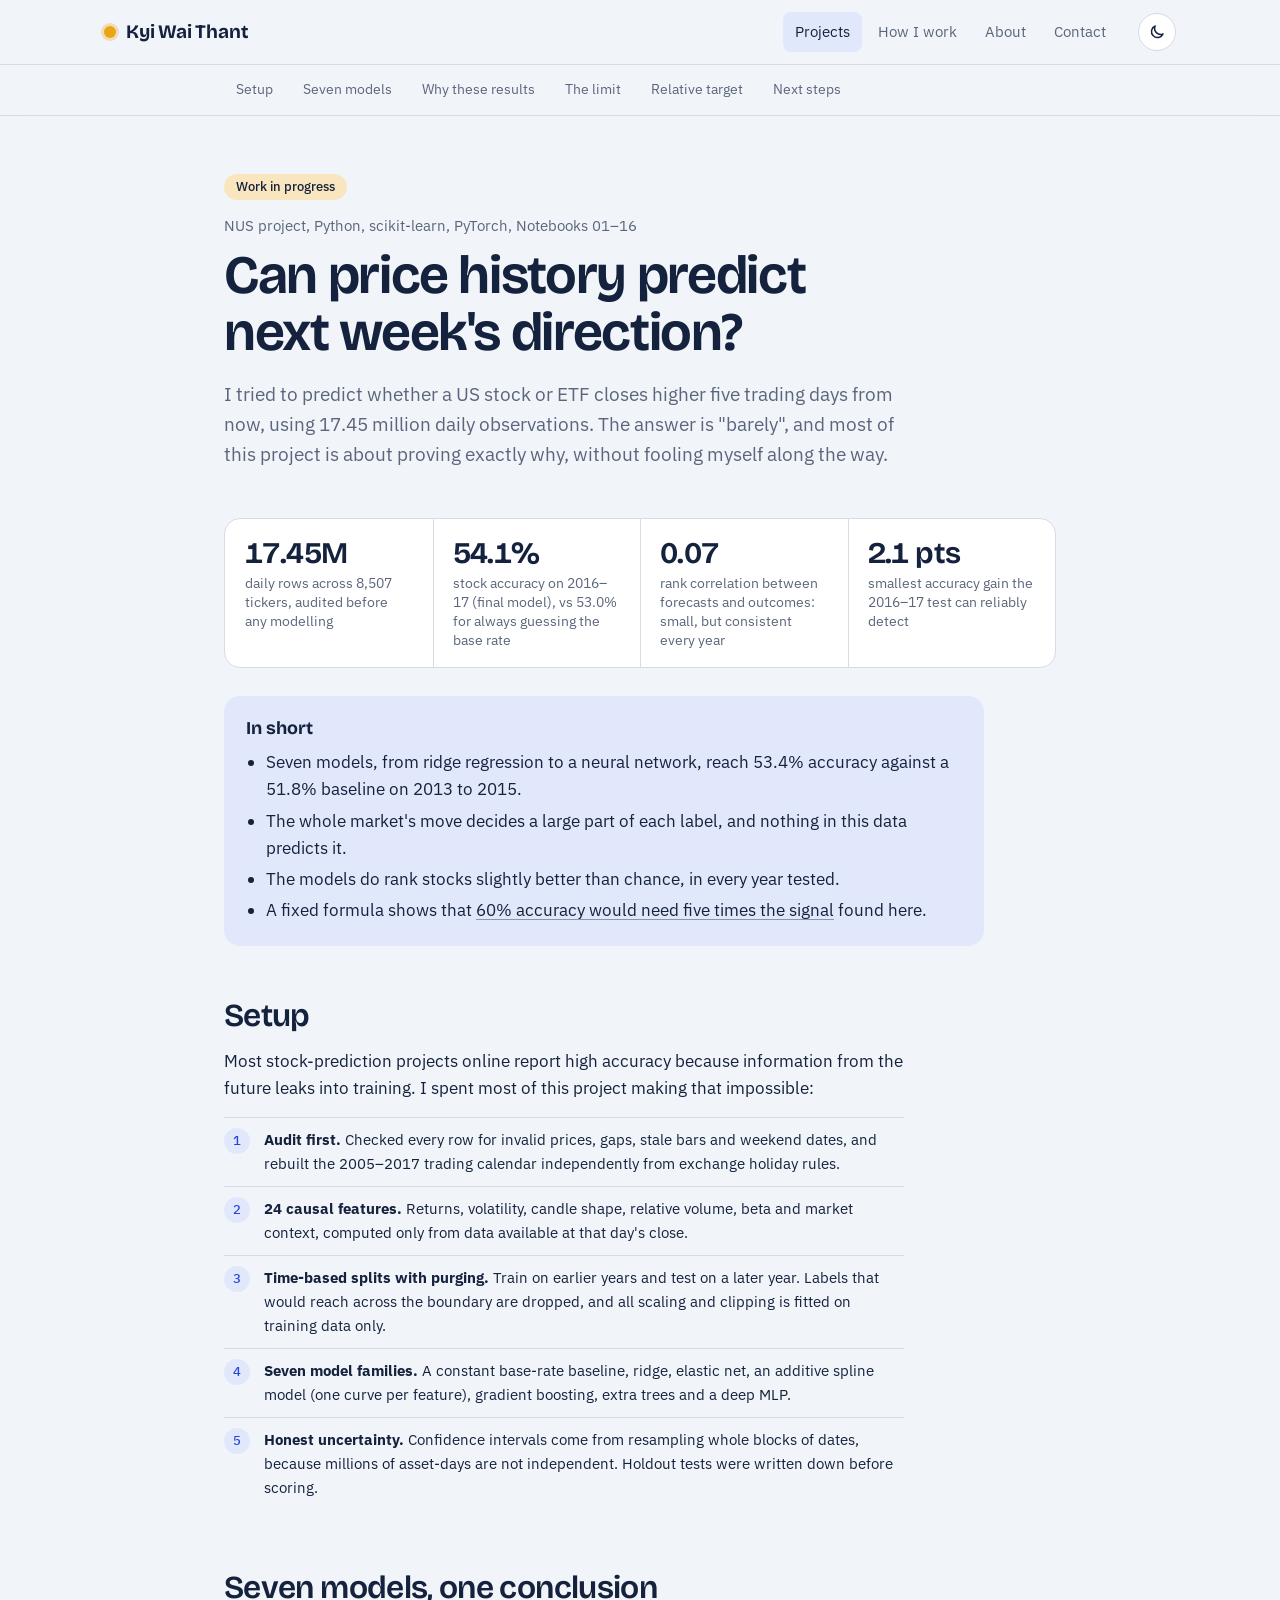
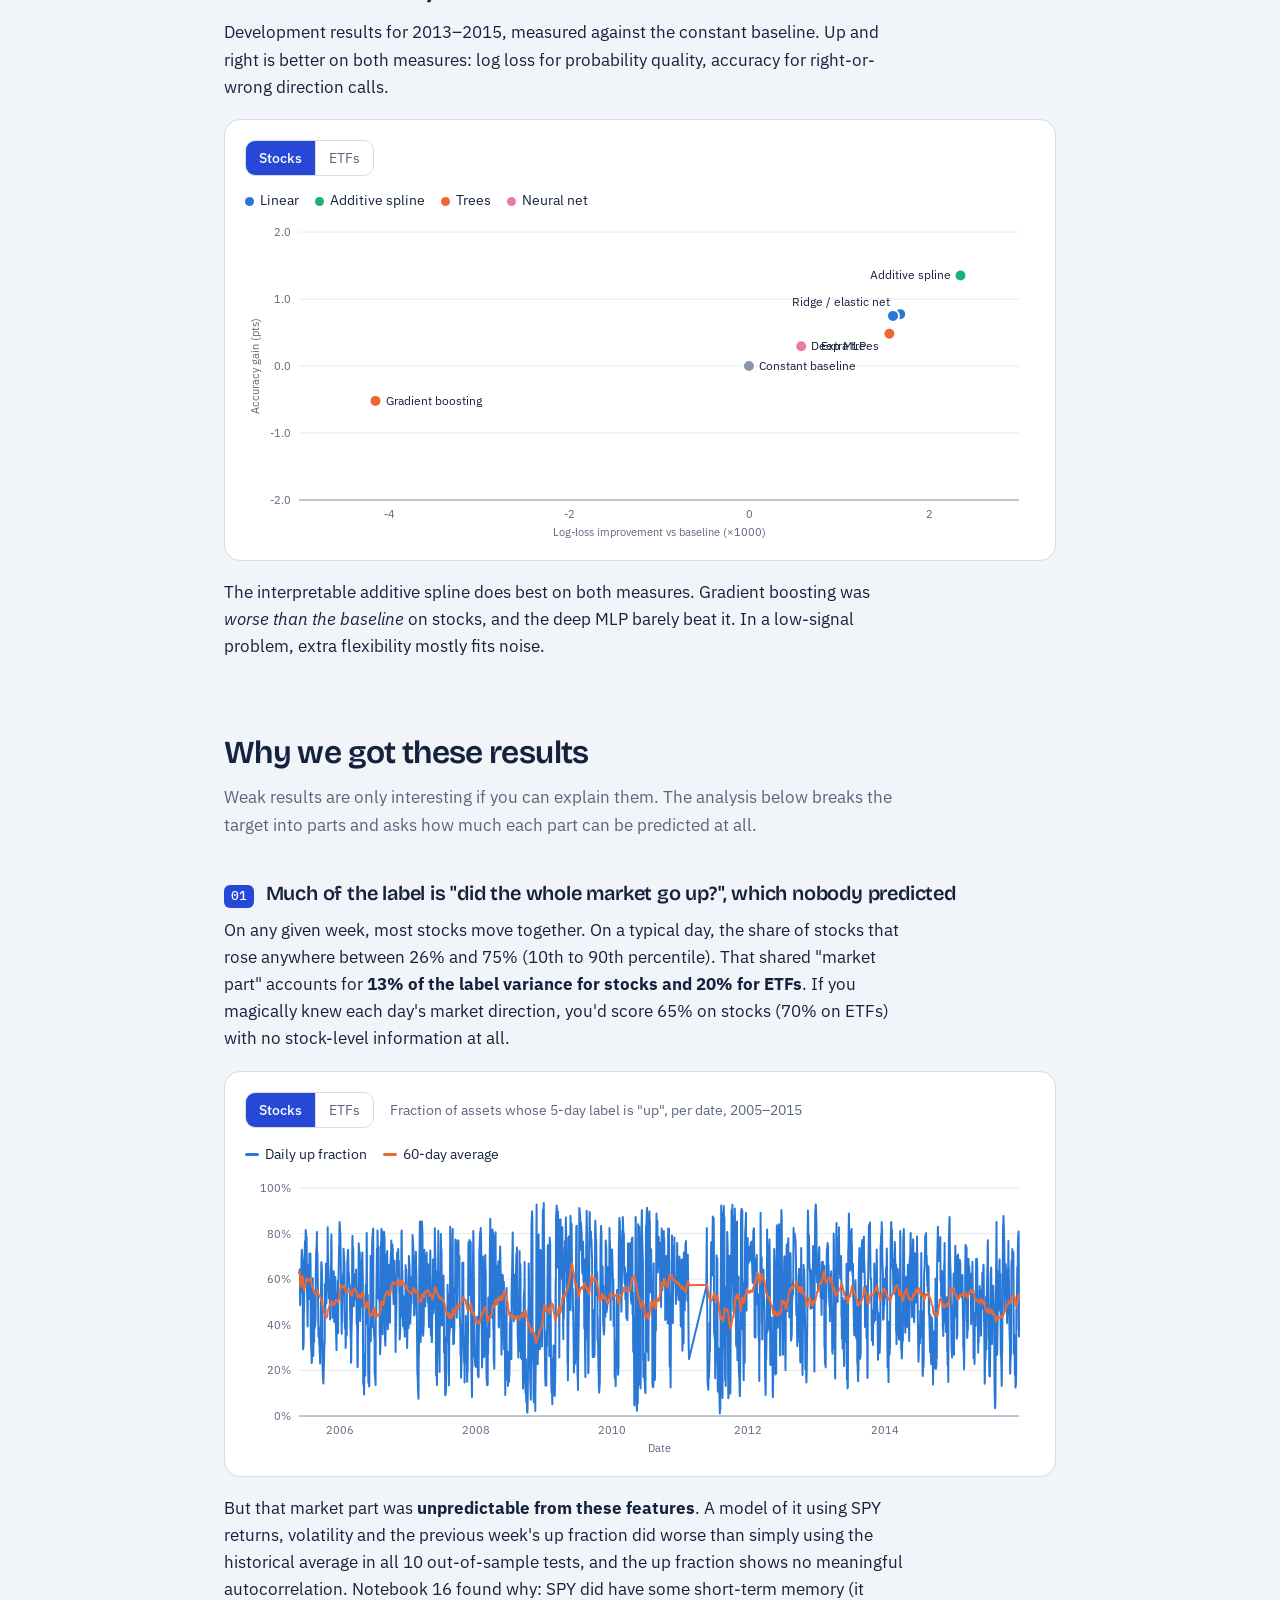
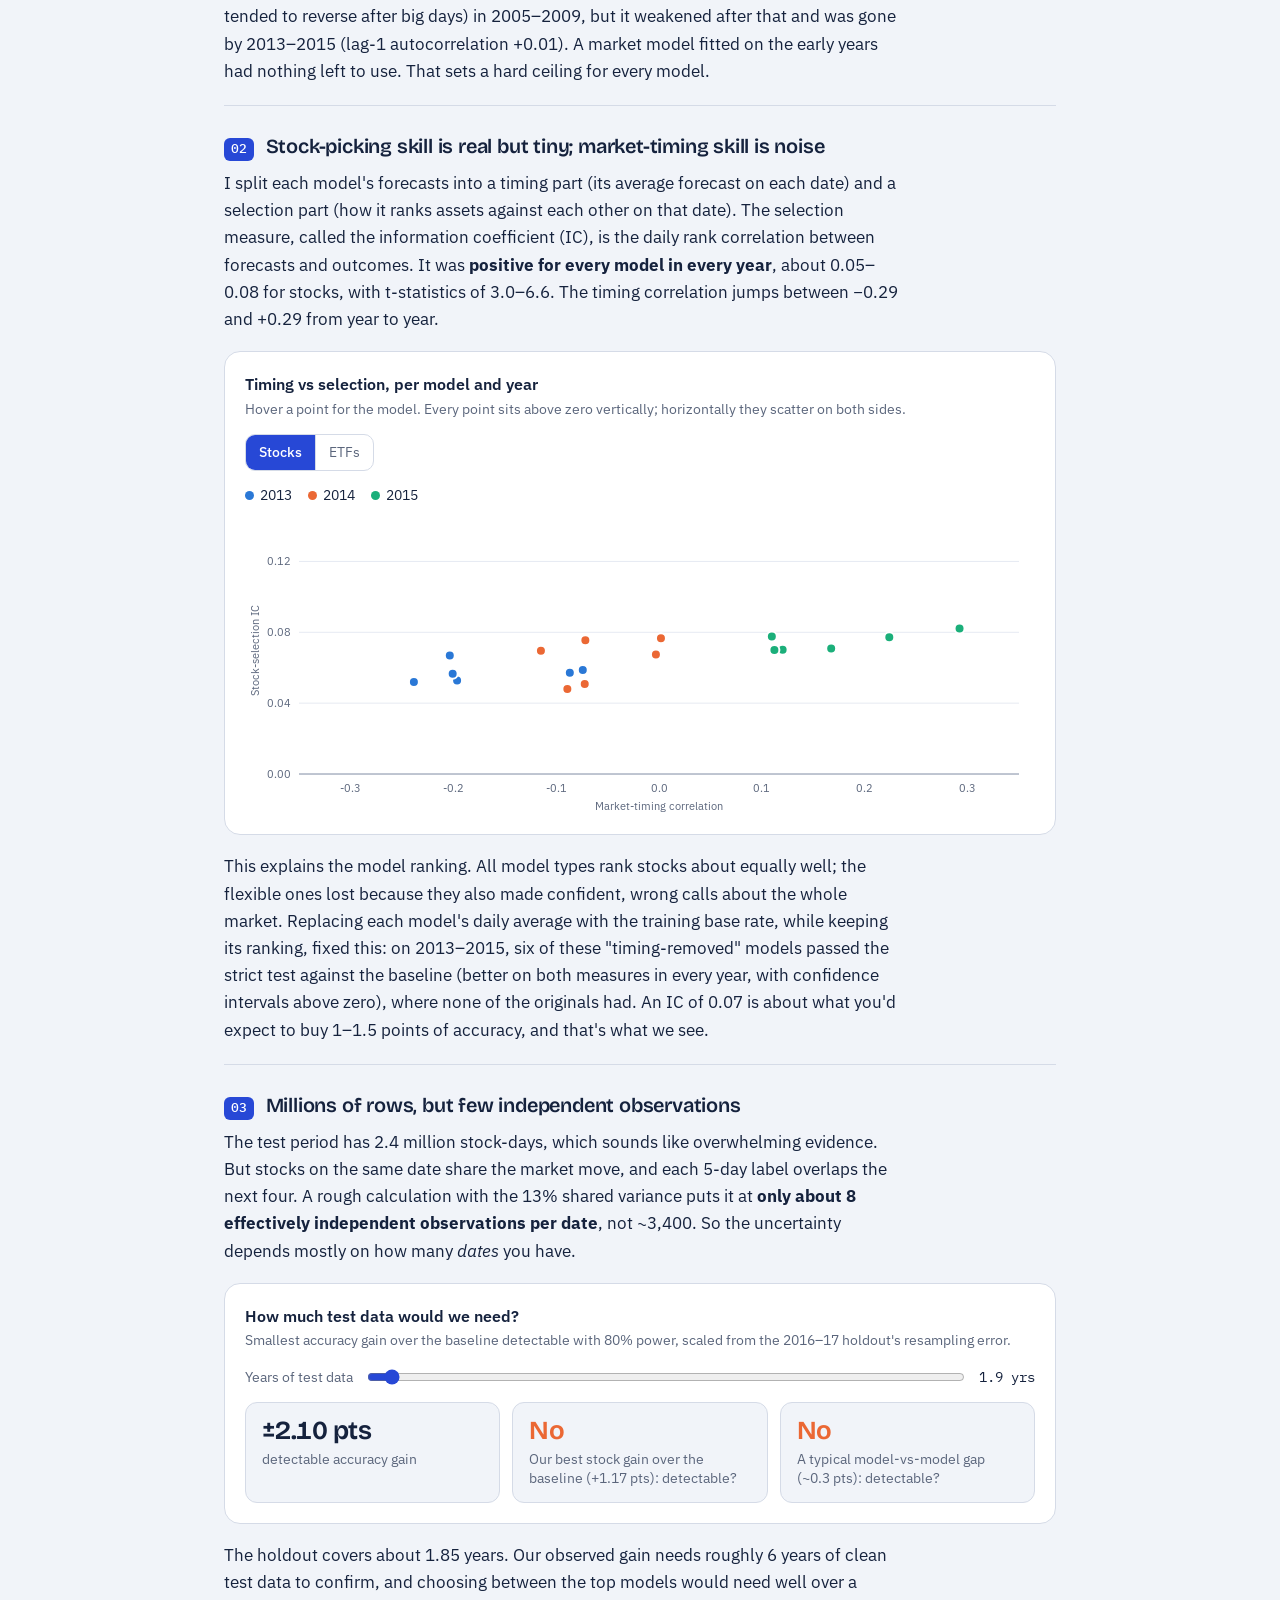
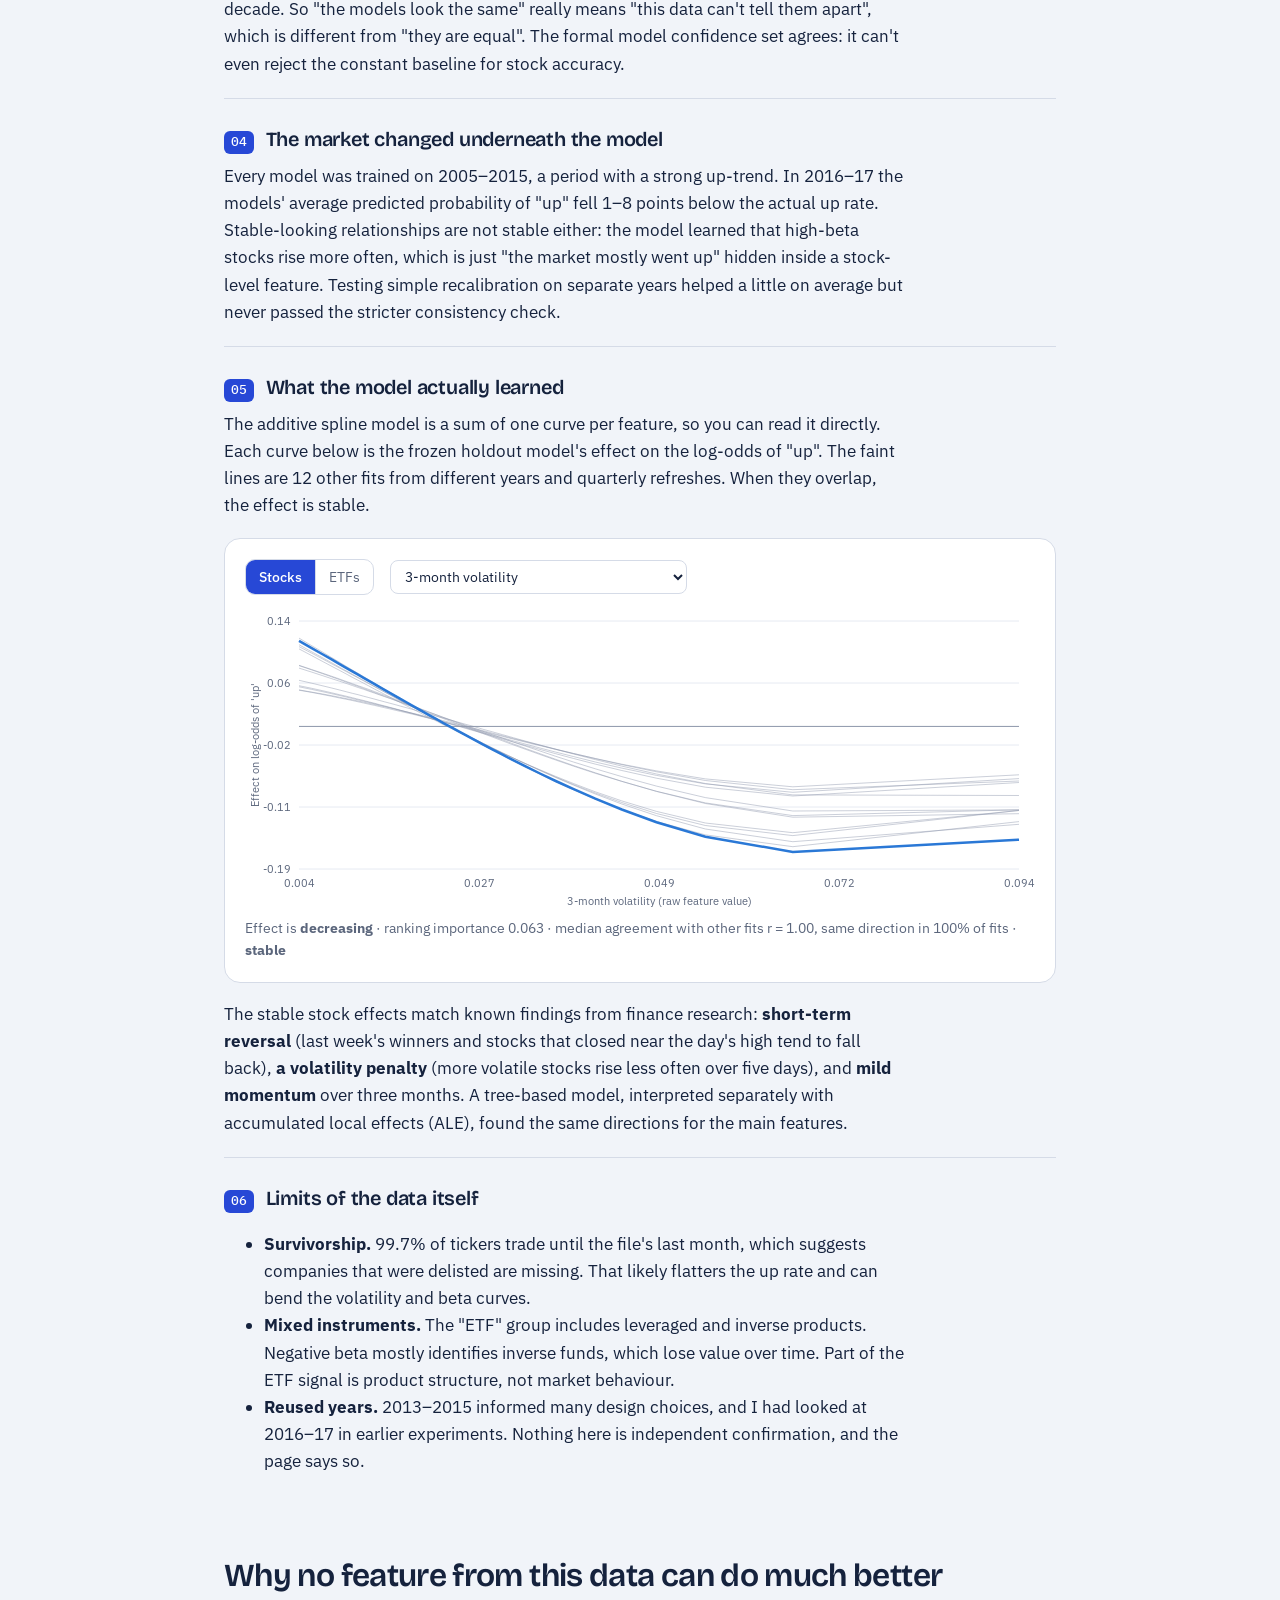
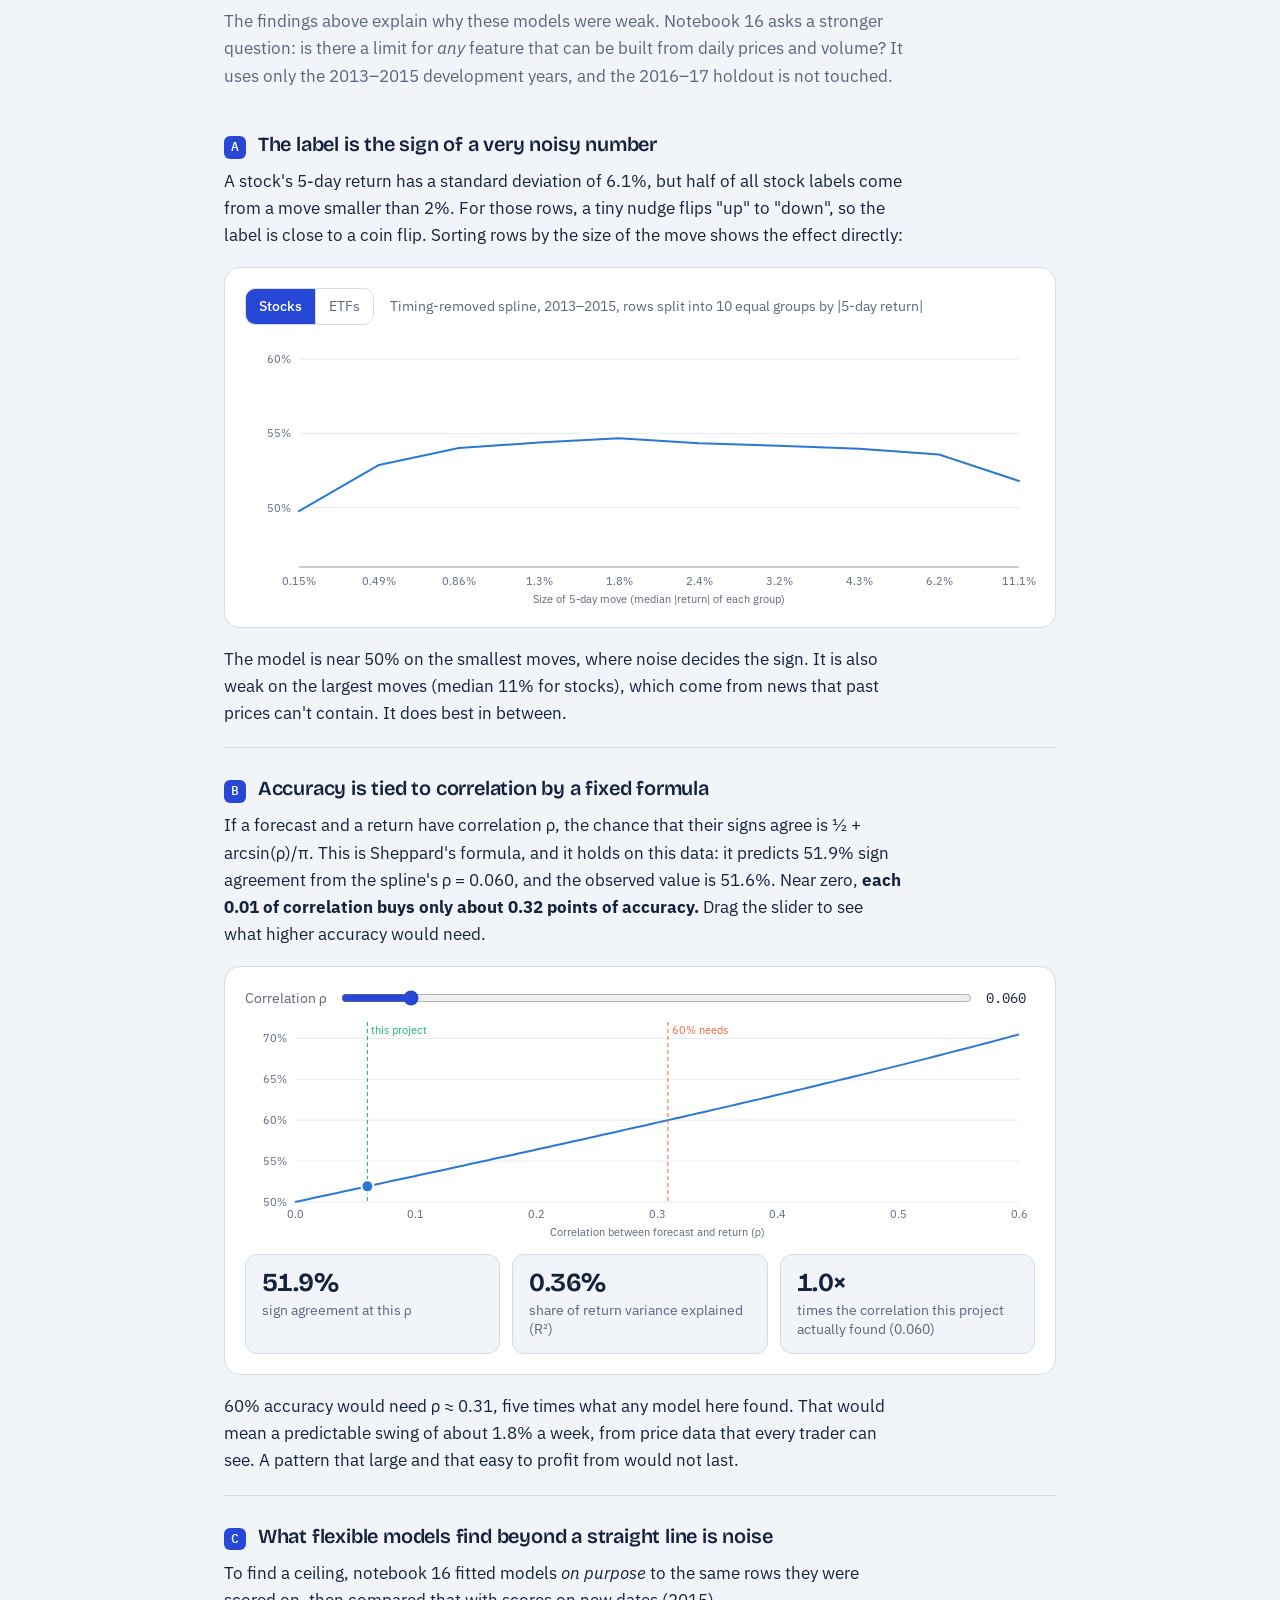
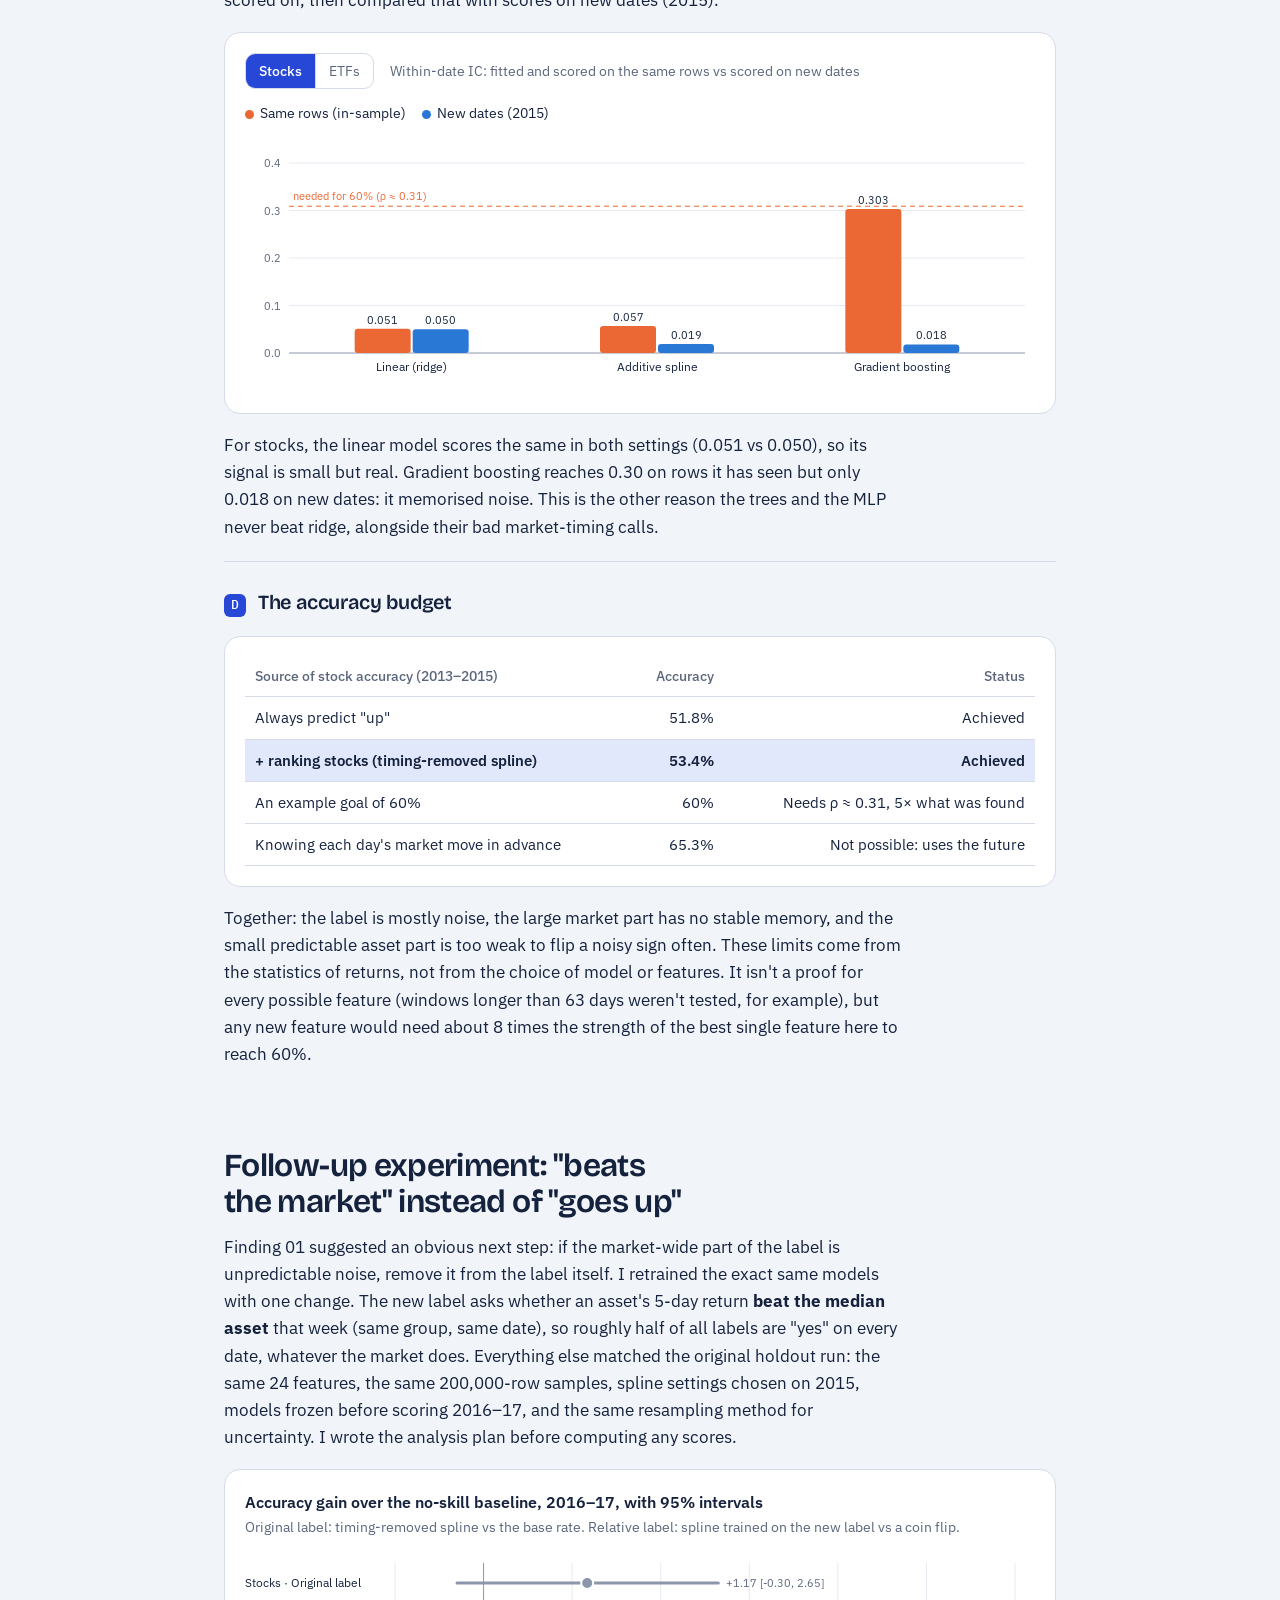
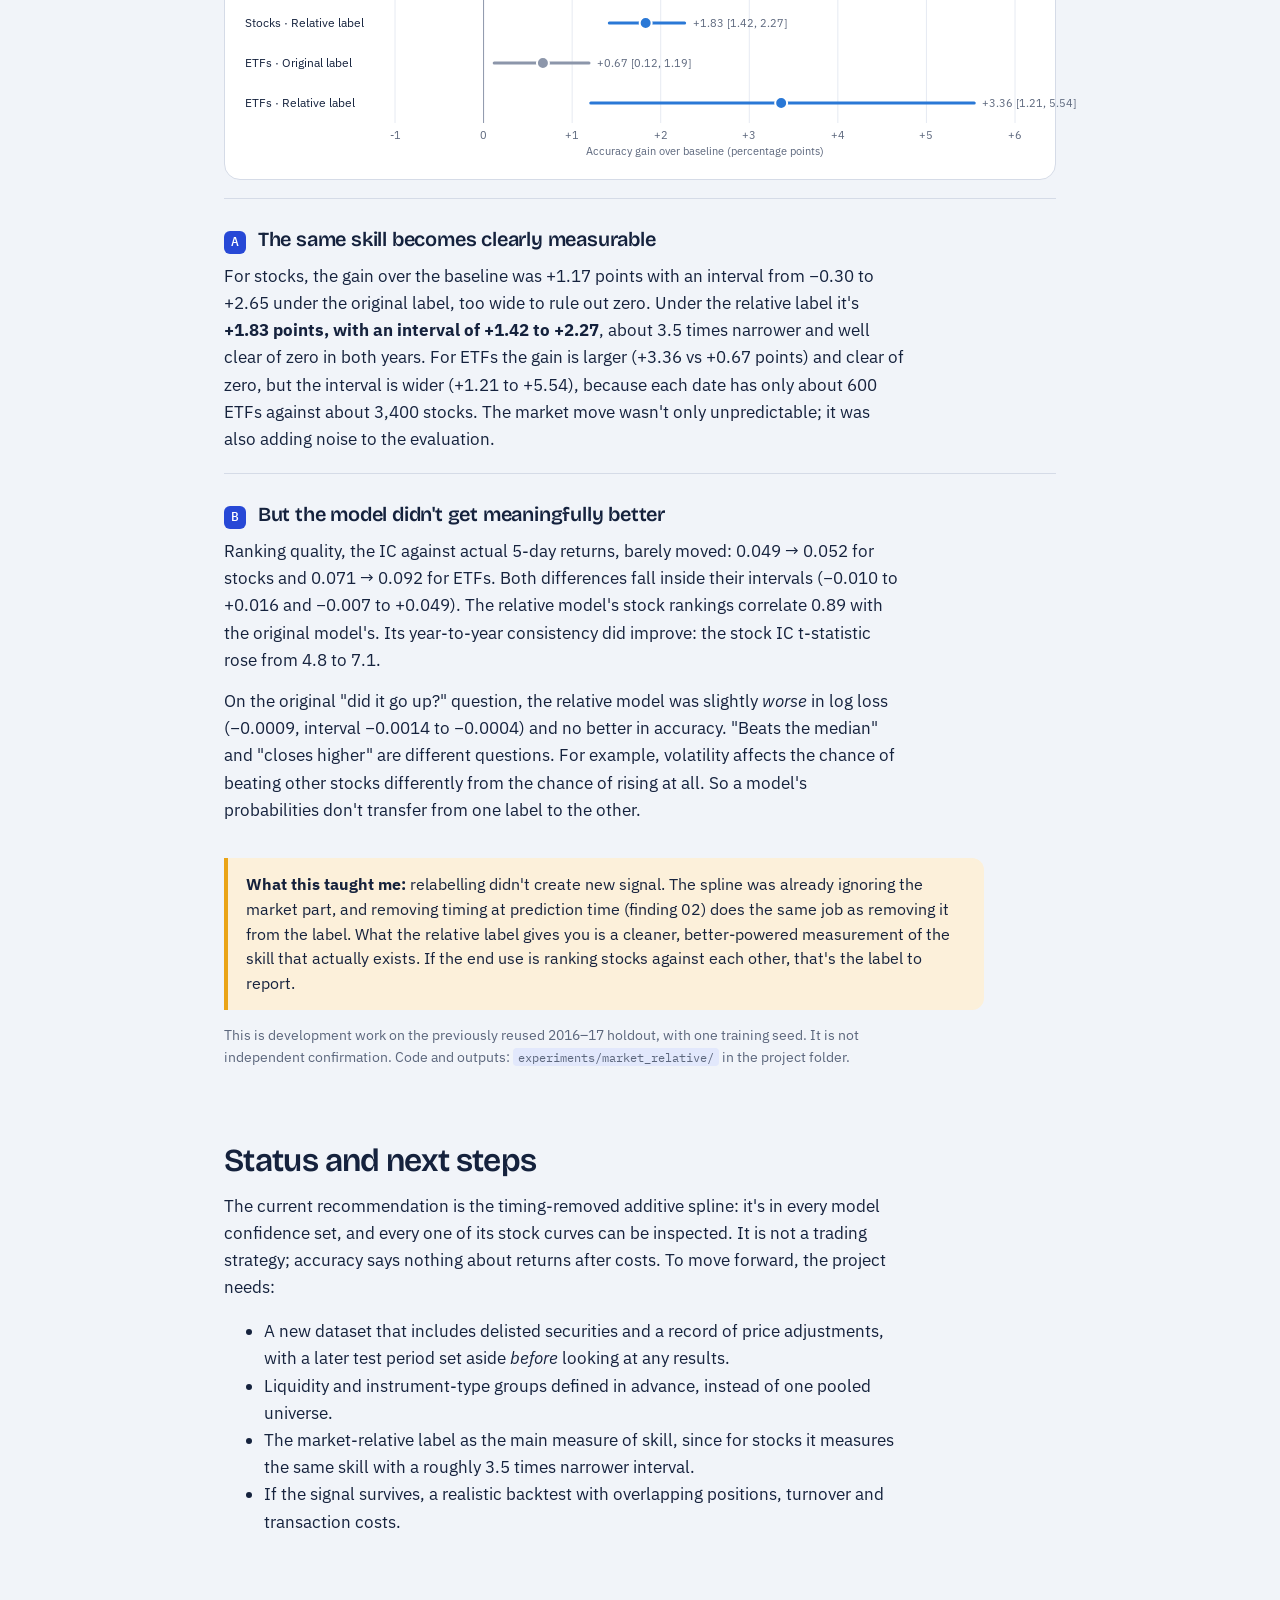
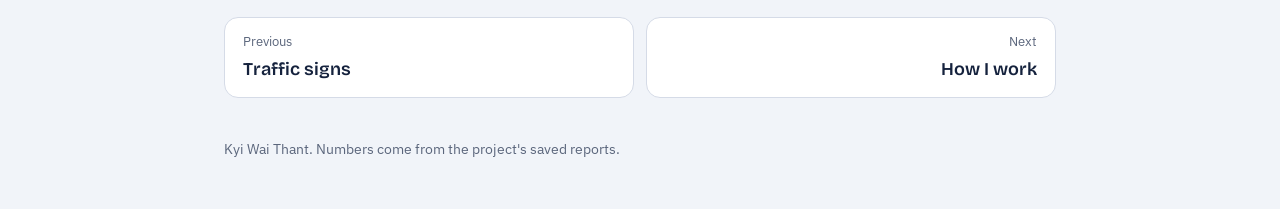
<file: projects/stock-direction/index.html>
<!DOCTYPE html>
<html lang="en">
<head>
<meta charset="utf-8">
<meta name="viewport" content="width=device-width, initial-scale=1">
<title>Predicting weekly stock direction · Kyi Wai Thant</title>
<meta name="description" content="A leakage-safe study of whether daily price and volume features predict five-day stock and ETF direction, and why the answer is 'barely'.">
<link rel="icon" href="data:image/svg+xml,%3Csvg xmlns=%27http://www.w3.org/2000/svg%27 viewBox=%270 0 64 64%27%3E%3Crect width=%2764%27 height=%2764%27 rx=%2714%27 fill=%27%2315223d%27/%3E%3Ccircle cx=%2732%27 cy=%2732%27 r=%2712%27 fill=%27%23eaa417%27/%3E%3C/svg%3E">
<meta property="og:title" content="Predicting weekly stock direction · Kyi Wai Thant">
<meta property="og:description" content="A leakage-safe study of whether daily price and volume features predict five-day stock and ETF direction, and why the answer is 'barely'.">
<meta property="og:type" content="website">
<meta name="theme-color" content="#15223d">
<link rel="preconnect" href="https://fonts.googleapis.com">
<link rel="preconnect" href="https://fonts.gstatic.com" crossorigin>
<link href="https://fonts.googleapis.com/css2?family=Bricolage+Grotesque:opsz,wght@12..96,400..800&family=IBM+Plex+Mono:wght@400;500&family=IBM+Plex+Sans:wght@400;500;600&display=swap" rel="stylesheet">
<link rel="stylesheet" href="../../site.css">
<script src="../../site.js"></script>
<style>
  .steps { counter-reset: s; list-style: none; padding: 0; margin: 0; }
  .steps li { counter-increment: s; padding: 10px 0 10px 40px; position: relative; border-top: 1px solid var(--line); font-size: 15px; }
  .steps li::before { content: counter(s); position: absolute; left: 0; top: 10px; width: 26px; height: 26px; border-radius: 50%; background: var(--accent-soft); color: var(--accent); font: 500 13px/26px var(--mono); text-align: center; }
  .two { display: grid; grid-template-columns: 1fr 1fr; gap: 12px; }
  @media (max-width: 640px) { .two { grid-template-columns: 1fr; } }
  .power-out { display: grid; grid-template-columns: repeat(auto-fit, minmax(200px, 1fr)); gap: 12px; margin-top: 14px; }
  .power-out .stat .v { font-size: 26px; }
  .ok { color: var(--s3); } .no { color: var(--s2); }
  .curve-meta { font-size: 14px; color: var(--muted); margin: 8px 0 0; }
</style>
</head>
<body data-toc>
<header class="nav"><div class="wrap nav-in">
  <a class="brand" href="../../index.html">Kyi Wai Thant</a>
  <nav aria-label="Site">
    <a href="../../index.html#projects" aria-current="page">Projects</a>
    <a href="../../process/index.html">How I work</a>
    <a href="../../index.html#about">About</a>
    <a href="../../index.html#contact">Contact</a>
  </nav>
</div></header>

<main class="wrap article">
  <div class="hero prose">
    <span class="wip">Work in progress</span>
    <p class="eyebrow">NUS project, Python, scikit-learn, PyTorch, Notebooks 01–16</p>
    <h1>Can price history predict next week's direction?</h1>
    <p class="lede">I tried to predict whether a US stock or ETF closes higher five trading days from now, using 17.45 million daily observations. The answer is "barely", and most of this project is about proving exactly why, without fooling myself along the way.</p>
  </div>

  <div class="stats">
    <div class="stat"><div class="v">17.45M</div><div class="l">daily rows across 8,507 tickers, audited before any modelling</div></div>
    <div class="stat"><div class="v">54.1%</div><div class="l">stock accuracy on 2016–17 (final model), vs 53.0% for always guessing the base rate</div></div>
    <div class="stat"><div class="v">0.07</div><div class="l">rank correlation between forecasts and outcomes: small, but consistent every year</div></div>
    <div class="stat"><div class="v">2.1 pts</div><div class="l">smallest accuracy gain the 2016–17 test can reliably detect</div></div>
  </div>

  <aside class="inshort"><strong class="t">In short</strong><ul><li>Seven models, from ridge regression to a neural network, reach 53.4% accuracy against a 51.8% baseline on 2013 to 2015.</li><li>The whole market's move decides a large part of each label, and nothing in this data predicts it.</li><li>The models do rank stocks slightly better than chance, in every year tested.</li><li>A fixed formula shows that <a href="#limits">60% accuracy would need five times the signal</a> found here.</li></ul></aside>

  <section>
    <h2>Setup</h2>
    <p class="prose">Most stock-prediction projects online report high accuracy because information from the future leaks into training. I spent most of this project making that impossible:</p>
    <ol class="steps prose">
      <li><strong>Audit first.</strong> Checked every row for invalid prices, gaps, stale bars and weekend dates, and rebuilt the 2005–2017 trading calendar independently from exchange holiday rules.</li>
      <li><strong>24 causal features.</strong> Returns, volatility, candle shape, relative volume, beta and market context, computed only from data available at that day's close.</li>
      <li><strong>Time-based splits with purging.</strong> Train on earlier years and test on a later year. Labels that would reach across the boundary are dropped, and all scaling and clipping is fitted on training data only.</li>
      <li><strong>Seven model families.</strong> A constant base-rate baseline, ridge, elastic net, an additive spline model (one curve per feature), gradient boosting, extra trees and a deep MLP.</li>
      <li><strong>Honest uncertainty.</strong> Confidence intervals come from resampling whole blocks of dates, because millions of asset-days are not independent. Holdout tests were written down before scoring.</li>
    </ol>
  </section>

  <section>
    <h2 data-short="Seven models">Seven models, one conclusion</h2>
    <p class="prose">Development results for 2013–2015, measured against the constant baseline. Up and right is better on both measures: log loss for probability quality, accuracy for right-or-wrong direction calls.</p>
    <div class="panel">
      <div class="controls"><div class="seg" role="group" aria-label="Asset group"><button aria-pressed="true" data-dev="Stock">Stocks</button><button aria-pressed="false" data-dev="ETF">ETFs</button></div></div>
      <div id="devchart"></div>
    </div>
    <p class="prose">The interpretable additive spline does best on both measures. Gradient boosting was <em>worse than the baseline</em> on stocks, and the deep MLP barely beat it. In a low-signal problem, extra flexibility mostly fits noise.</p>
  </section>

  <section id="why">
    <h2 data-short="Why these results">Why we got these results</h2>
    <p class="prose muted">Weak results are only interesting if you can explain them. The analysis below breaks the target into parts and asks how much each part can be predicted at all.</p>

    <div class="finding">
      <h3><span class="n">01</span>Much of the label is "did the whole market go up?", which nobody predicted</h3>
      <p class="prose">On any given week, most stocks move together. On a typical day, the share of stocks that rose anywhere between 26% and 75% (10th to 90th percentile). That shared "market part" accounts for <strong>13% of the label variance for stocks and 20% for ETFs</strong>. If you magically knew each day's market direction, you'd score 65% on stocks (70% on ETFs) with no stock-level information at all.</p>
      <div class="panel">
        <div class="controls"><div class="seg" role="group" aria-label="Asset group"><button aria-pressed="true" data-up="Stock">Stocks</button><button aria-pressed="false" data-up="ETF">ETFs</button></div><span class="small muted">Fraction of assets whose 5-day label is "up", per date, 2005–2015</span></div>
        <div id="upchart"></div>
      </div>
      <p class="prose">But that market part was <strong>unpredictable from these features</strong>. A model of it using SPY returns, volatility and the previous week's up fraction did worse than simply using the historical average in all 10 out-of-sample tests, and the up fraction shows no meaningful autocorrelation. Notebook 16 found why: SPY did have some short-term memory (it tended to reverse after big days) in 2005–2009, but it weakened after that and was gone by 2013–2015 (lag-1 autocorrelation +0.01). A market model fitted on the early years had nothing left to use. That sets a hard ceiling for every model.</p>
    </div>

    <div class="finding">
      <h3><span class="n">02</span>Stock-picking skill is real but tiny; market-timing skill is noise</h3>
      <p class="prose">I split each model's forecasts into a timing part (its average forecast on each date) and a selection part (how it ranks assets against each other on that date). The selection measure, called the information coefficient (IC), is the daily rank correlation between forecasts and outcomes. It was <strong>positive for every model in every year</strong>, about 0.05–0.08 for stocks, with t-statistics of 3.0–6.6. The timing correlation jumps between −0.29 and +0.29 from year to year.</p>
      <div class="panel">
        <p class="panel-title">Timing vs selection, per model and year</p>
        <p class="panel-sub">Hover a point for the model. Every point sits above zero vertically; horizontally they scatter on both sides.</p>
        <div class="controls"><div class="seg" role="group" aria-label="Asset group"><button aria-pressed="true" data-ts="Stock">Stocks</button><button aria-pressed="false" data-ts="ETF">ETFs</button></div></div>
        <div id="tschart"></div>
      </div>
      <p class="prose">This explains the model ranking. All model types rank stocks about equally well; the flexible ones lost because they also made confident, wrong calls about the whole market. Replacing each model's daily average with the training base rate, while keeping its ranking, fixed this: on 2013–2015, six of these "timing-removed" models passed the strict test against the baseline (better on both measures in every year, with confidence intervals above zero), where none of the originals had. An IC of 0.07 is about what you'd expect to buy 1–1.5 points of accuracy, and that's what we see.</p>
    </div>

    <div class="finding">
      <h3><span class="n">03</span>Millions of rows, but few independent observations</h3>
      <p class="prose">The test period has 2.4 million stock-days, which sounds like overwhelming evidence. But stocks on the same date share the market move, and each 5-day label overlaps the next four. A rough calculation with the 13% shared variance puts it at <strong>only about 8 effectively independent observations per date</strong>, not ~3,400. So the uncertainty depends mostly on how many <em>dates</em> you have.</p>
      <div class="panel">
        <p class="panel-title">How much test data would we need?</p>
        <p class="panel-sub">Smallest accuracy gain over the baseline detectable with 80% power, scaled from the 2016–17 holdout's resampling error.</p>
        <label class="slider" style="display:flex;gap:12px">Years of test data <input type="range" id="years" min="1" max="30" step="0.05" value="1.85" style="flex:1"><output id="yearsv"></output></label>
        <div class="power-out">
          <div class="stat"><div class="v" id="mde"></div><div class="l">detectable accuracy gain</div></div>
          <div class="stat"><div class="v" id="det1"></div><div class="l">Our best stock gain over the baseline (+1.17 pts): detectable?</div></div>
          <div class="stat"><div class="v" id="det2"></div><div class="l">A typical model-vs-model gap (~0.3 pts): detectable?</div></div>
        </div>
      </div>
      <p class="prose">The holdout covers about 1.85 years. Our observed gain needs roughly 6 years of clean test data to confirm, and choosing between the top models would need well over a decade. So "the models look the same" really means "this data can't tell them apart", which is different from "they are equal". The formal model confidence set agrees: it can't even reject the constant baseline for stock accuracy.</p>
    </div>

    <div class="finding">
      <h3><span class="n">04</span>The market changed underneath the model</h3>
      <p class="prose">Every model was trained on 2005–2015, a period with a strong up-trend. In 2016–17 the models' average predicted probability of "up" fell 1–8 points below the actual up rate. Stable-looking relationships are not stable either: the model learned that high-beta stocks rise more often, which is just "the market mostly went up" hidden inside a stock-level feature. Testing simple recalibration on separate years helped a little on average but never passed the stricter consistency check.</p>
    </div>

    <div class="finding">
      <h3><span class="n">05</span>What the model actually learned</h3>
      <p class="prose">The additive spline model is a sum of one curve per feature, so you can read it directly. Each curve below is the frozen holdout model's effect on the log-odds of "up". The faint lines are 12 other fits from different years and quarterly refreshes. When they overlap, the effect is stable.</p>
      <div class="panel">
        <div class="controls">
          <div class="seg" role="group" aria-label="Asset group"><button aria-pressed="true" data-cv="Stock">Stocks</button><button aria-pressed="false" data-cv="ETF">ETFs</button></div>
          <select id="feat" aria-label="Feature"></select>
        </div>
        <div id="curve"></div>
        <p class="curve-meta" id="curvemeta"></p>
      </div>
      <p class="prose">The stable stock effects match known findings from finance research: <strong>short-term reversal</strong> (last week's winners and stocks that closed near the day's high tend to fall back), <strong>a volatility penalty</strong> (more volatile stocks rise less often over five days), and <strong>mild momentum</strong> over three months. A tree-based model, interpreted separately with accumulated local effects (ALE), found the same directions for the main features.</p>
    </div>

    <div class="finding">
      <h3><span class="n">06</span>Limits of the data itself</h3>
      <ul class="prose">
        <li><strong>Survivorship.</strong> 99.7% of tickers trade until the file's last month, which suggests companies that were delisted are missing. That likely flatters the up rate and can bend the volatility and beta curves.</li>
        <li><strong>Mixed instruments.</strong> The "ETF" group includes leveraged and inverse products. Negative beta mostly identifies inverse funds, which lose value over time. Part of the ETF signal is product structure, not market behaviour.</li>
        <li><strong>Reused years.</strong> 2013–2015 informed many design choices, and I had looked at 2016–17 in earlier experiments. Nothing here is independent confirmation, and the page says so.</li>
      </ul>
    </div>
  </section>

  <section id="limits">
    <h2 data-short="The limit">Why no feature from this data can do much better</h2>
    <p class="prose muted">The findings above explain why these models were weak. Notebook 16 asks a stronger question: is there a limit for <em>any</em> feature that can be built from daily prices and volume? It uses only the 2013–2015 development years, and the 2016–17 holdout is not touched.</p>

    <div class="finding">
      <h3><span class="n">A</span>The label is the sign of a very noisy number</h3>
      <p class="prose">A stock's 5-day return has a standard deviation of 6.1%, but half of all stock labels come from a move smaller than 2%. For those rows, a tiny nudge flips "up" to "down", so the label is close to a coin flip. Sorting rows by the size of the move shows the effect directly:</p>
      <div class="panel">
        <div class="controls"><div class="seg" role="group" aria-label="Asset group"><button aria-pressed="true" data-mv="Stock">Stocks</button><button aria-pressed="false" data-mv="ETF">ETFs</button></div><span class="small muted">Timing-removed spline, 2013–2015, rows split into 10 equal groups by |5-day return|</span></div>
        <div id="movechart"></div>
      </div>
      <p class="prose">The model is near 50% on the smallest moves, where noise decides the sign. It is also weak on the largest moves (median 11% for stocks), which come from news that past prices can't contain. It does best in between.</p>
    </div>

    <div class="finding">
      <h3><span class="n">B</span>Accuracy is tied to correlation by a fixed formula</h3>
      <p class="prose">If a forecast and a return have correlation ρ, the chance that their signs agree is ½ + arcsin(ρ)/π. This is Sheppard's formula, and it holds on this data: it predicts 51.9% sign agreement from the spline's ρ = 0.060, and the observed value is 51.6%. Near zero, <strong>each 0.01 of correlation buys only about 0.32 points of accuracy.</strong> Drag the slider to see what higher accuracy would need.</p>
      <div class="panel">
        <label class="slider" style="display:flex;gap:12px">Correlation ρ <input type="range" id="rho" min="0" max="0.6" step="0.005" value="0.06" style="flex:1"><output id="rhov"></output></label>
        <div id="sheppard"></div>
        <div class="power-out">
          <div class="stat"><div class="v" id="shAcc"></div><div class="l">sign agreement at this ρ</div></div>
          <div class="stat"><div class="v" id="shR2"></div><div class="l">share of return variance explained (R²)</div></div>
          <div class="stat"><div class="v" id="shX"></div><div class="l">times the correlation this project actually found (0.060)</div></div>
        </div>
      </div>
      <p class="prose">60% accuracy would need ρ ≈ 0.31, five times what any model here found. That would mean a predictable swing of about 1.8% a week, from price data that every trader can see. A pattern that large and that easy to profit from would not last.</p>
    </div>

    <div class="finding">
      <h3><span class="n">C</span>What flexible models find beyond a straight line is noise</h3>
      <p class="prose">To find a ceiling, notebook 16 fitted models <em>on purpose</em> to the same rows they were scored on, then compared that with scores on new dates (2015).</p>
      <div class="panel">
        <div class="controls"><div class="seg" role="group" aria-label="Asset group"><button aria-pressed="true" data-cl="Stock">Stocks</button><button aria-pressed="false" data-cl="ETF">ETFs</button></div><span class="small muted">Within-date IC: fitted and scored on the same rows vs scored on new dates</span></div>
        <div id="ceilchart"></div>
      </div>
      <p class="prose">For stocks, the linear model scores the same in both settings (0.051 vs 0.050), so its signal is small but real. Gradient boosting reaches 0.30 on rows it has seen but only 0.018 on new dates: it memorised noise. This is the other reason the trees and the MLP never beat ridge, alongside their bad market-timing calls.</p>
    </div>

    <div class="finding">
      <h3><span class="n">D</span>The accuracy budget</h3>
      <div class="panel table-scroll">
        <table class="results">
          <thead><tr><th>Source of stock accuracy (2013–2015)</th><th>Accuracy</th><th>Status</th></tr></thead>
          <tbody>
            <tr><td>Always predict "up"</td><td>51.8%</td><td>Achieved</td></tr>
            <tr class="best"><td>+ ranking stocks (timing-removed spline)</td><td>53.4%</td><td>Achieved</td></tr>
            <tr><td>An example goal of 60%</td><td>60%</td><td>Needs ρ ≈ 0.31, 5× what was found</td></tr>
            <tr><td>Knowing each day's market move in advance</td><td>65.3%</td><td>Not possible: uses the future</td></tr>
          </tbody>
        </table>
      </div>
      <p class="prose">Together: the label is mostly noise, the large market part has no stable memory, and the small predictable asset part is too weak to flip a noisy sign often. These limits come from the statistics of returns, not from the choice of model or features. It isn't a proof for every possible feature (windows longer than 63 days weren't tested, for example), but any new feature would need about 8 times the strength of the best single feature here to reach 60%.</p>
    </div>
  </section>

  <section id="relative">
    <h2 data-short="Relative target">Follow-up experiment: "beats the market" instead of "goes up"</h2>
    <div class="prose">
      <p>Finding 01 suggested an obvious next step: if the market-wide part of the label is unpredictable noise, remove it from the label itself. I retrained the exact same models with one change. The new label asks whether an asset's 5-day return <strong>beat the median asset</strong> that week (same group, same date), so roughly half of all labels are "yes" on every date, whatever the market does. Everything else matched the original holdout run: the same 24 features, the same 200,000-row samples, spline settings chosen on 2015, models frozen before scoring 2016–17, and the same resampling method for uncertainty. I wrote the analysis plan before computing any scores.</p>
    </div>
    <div class="panel">
      <p class="panel-title">Accuracy gain over the no-skill baseline, 2016–17, with 95% intervals</p>
      <p class="panel-sub">Original label: timing-removed spline vs the base rate. Relative label: spline trained on the new label vs a coin flip.</p>
      <div id="cichart"></div>
    </div>
    <div class="finding">
      <h3><span class="n">A</span>The same skill becomes clearly measurable</h3>
      <p class="prose">For stocks, the gain over the baseline was +1.17 points with an interval from −0.30 to +2.65 under the original label, too wide to rule out zero. Under the relative label it's <strong>+1.83 points, with an interval of +1.42 to +2.27</strong>, about 3.5 times narrower and well clear of zero in both years. For ETFs the gain is larger (+3.36 vs +0.67 points) and clear of zero, but the interval is wider (+1.21 to +5.54), because each date has only about 600 ETFs against about 3,400 stocks. The market move wasn't only unpredictable; it was also adding noise to the evaluation.</p>
    </div>
    <div class="finding">
      <h3><span class="n">B</span>But the model didn't get meaningfully better</h3>
      <p class="prose">Ranking quality, the IC against actual 5-day returns, barely moved: 0.049 → 0.052 for stocks and 0.071 → 0.092 for ETFs. Both differences fall inside their intervals (−0.010 to +0.016 and −0.007 to +0.049). The relative model's stock rankings correlate 0.89 with the original model's. Its year-to-year consistency did improve: the stock IC t-statistic rose from 4.8 to 7.1.</p>
      <p class="prose">On the original "did it go up?" question, the relative model was slightly <em>worse</em> in log loss (−0.0009, interval −0.0014 to −0.0004) and no better in accuracy. "Beats the median" and "closes higher" are different questions. For example, volatility affects the chance of beating other stocks differently from the chance of rising at all. So a model's probabilities don't transfer from one label to the other.</p>
    </div>
    <div class="callout"><strong>What this taught me:</strong> relabelling didn't create new signal. The spline was already ignoring the market part, and removing timing at prediction time (finding 02) does the same job as removing it from the label. What the relative label gives you is a cleaner, better-powered measurement of the skill that actually exists. If the end use is ranking stocks against each other, that's the label to report.</div>
    <p class="prose small muted">This is development work on the previously reused 2016–17 holdout, with one training seed. It is not independent confirmation. Code and outputs: <code>experiments/market_relative/</code> in the project folder.</p>
  </section>

  <section>
    <h2 data-short="Next steps">Status and next steps</h2>
    <p class="prose">The current recommendation is the timing-removed additive spline: it's in every model confidence set, and every one of its stock curves can be inspected. It is not a trading strategy; accuracy says nothing about returns after costs. To move forward, the project needs:</p>
    <ul class="prose">
      <li>A new dataset that includes delisted securities and a record of price adjustments, with a later test period set aside <em>before</em> looking at any results.</li>
      <li>Liquidity and instrument-type groups defined in advance, instead of one pooled universe.</li>
      <li>The market-relative label as the main measure of skill, since for stocks it measures the same skill with a roughly 3.5 times narrower interval.</li>
      <li>If the signal survives, a realistic backtest with overlapping positions, turnover and transaction costs.</li>
    </ul>
  </section>

  <nav class="pager" aria-label="More pages"><a href="../traffic-signs/index.html"><span>Previous</span><b>Traffic signs</b></a><a class="next" href="../../process/index.html"><span>Next</span><b>How I work</b></a></nav>
  <footer>Kyi Wai Thant. Numbers come from the project's saved reports.</footer>
</main>

<script src="../charts.js"></script>
<script src="data.js"></script>
<script>
(() => {
  const D = window.DATA;
  const NAMES = { constant: "Constant baseline", ridge_logistic: "Ridge", elastic_net: "Elastic net", spline_additive: "Additive spline", hist_boost: "Gradient boosting", extra_trees: "Extra trees", deep_mlp: "Deep MLP" };
  const COL = { constant: "--axis", ridge_logistic: "--s1", elastic_net: "--s1", spline_additive: "--s3", hist_boost: "--s2", extra_trees: "--s2", deep_mlp: "--s5" };
  const seg = (attr, fn) => document.querySelectorAll(`[${attr}]`).forEach((b) => b.onclick = () => {
    document.querySelectorAll(`[${attr}]`).forEach((x) => x.setAttribute("aria-pressed", x === b)); fn(b.getAttribute(attr));
  });

  // 1. dev comparison: gains vs constant
  function dev(a) {
    const rows = D.dev.filter((r) => r.a === a), c = rows.find((r) => r.m === "constant");
    const pts = rows.map((r) => ({ x: (c.ll - r.ll) * 1000, y: (r.acc - c.acc) * 100, m: r.m, r }));
    const xs = pts.map((p) => p.x), ys = pts.map((p) => p.y);
    const pad = (lo, hi) => [Math.floor(lo - 0.6), Math.ceil(hi + 0.6)];
    const [x0, x1] = pad(Math.min(...xs), Math.max(...xs)), [y0, y1] = pad(Math.min(...ys), Math.max(...ys));
    Charts.scatter(document.getElementById("devchart"), {
      height: 320, xMin: x0, xMax: x1, yMin: y0, yMax: y1, xLabel: "Log-loss improvement vs baseline (×1000)", yLabel: "Accuracy gain (pts)",
      xFmt: (v) => v.toFixed(0), yFmt: (v) => v.toFixed(1),
      legend: [{ name: "Linear", color: "--s1" }, { name: "Additive spline", color: "--s3" }, { name: "Trees", color: "--s2" }, { name: "Neural net", color: "--s5" }],
      points: pts.map((p) => ({ x: p.x, y: p.y, r: 6, color: COL[p.m], label: p.m === "ridge_logistic" ? "" : p.m === "elastic_net" ? "Ridge / elastic net" : NAMES[p.m], labelDy: p.m === "elastic_net" ? -8 : p.m === "extra_trees" ? 16 : 4,
        tip: `<b>${NAMES[p.m]}</b><br>Accuracy ${(p.r.acc * 100).toFixed(2)}% · log loss ${p.r.ll.toFixed(4)}<br>Mean AUC ${p.r.auc.toFixed(3)}` })),
    });
  }
  seg("data-dev", dev); dev("Stock");

  // 2. up fraction over time
  const toYear = (s) => { const d = new Date(s + "T00:00:00Z"); return d.getUTCFullYear() + (d - Date.UTC(d.getUTCFullYear(), 0, 1)) / 31557600000; };
  const MON = ["Jan", "Feb", "Mar", "Apr", "May", "Jun", "Jul", "Aug", "Sep", "Oct", "Nov", "Dec"];
  const fmtYear = (v) => { const y = Math.floor(v), m = Math.min(11, Math.floor((v - y) * 12)); return Number.isInteger(v) ? String(v) : MON[m] + " " + y; };
  function up(a) {
    const pts = D.upfrac[a].map(([d, f]) => [toYear(d), f]);
    const roll = pts.map((p, i) => { const s = pts.slice(Math.max(0, i - 59), i + 1); return [p[0], s.reduce((t, q) => t + q[1], 0) / s.length]; });
    Charts.line(document.getElementById("upchart"), {
      height: 280, yMin: 0, yMax: 1, yFmt: (v) => Math.round(v * 100) + "%", tipFmt: (v) => (v * 100).toFixed(1) + "%", xFmt: fmtYear, xLabel: "Date",
      xTicks: [2006, 2008, 2010, 2012, 2014],
      series: [{ name: "Daily up fraction", color: "--s1", points: pts }, { name: "60-day average", color: "--s2", points: roll }],
    });
  }
  seg("data-up", up); up("Stock");

  // 3. timing vs selection
  const YC = { 2013: "--s1", 2014: "--s2", 2015: "--s3" };
  function ts(a) {
    const rows = D.timing.filter((r) => r.a === a);
    Charts.scatter(document.getElementById("tschart"), {
      height: 300, xMin: -0.35, xMax: 0.35, yMin: 0, yMax: 0.14, xTicks: [-0.3, -0.2, -0.1, 0, 0.1, 0.2, 0.3], yTicks: [0, 0.04, 0.08, 0.12],
      xLabel: "Market-timing correlation", yLabel: "Stock-selection IC", xFmt: (v) => v.toFixed(1), yFmt: (v) => v.toFixed(2),
      legend: [2013, 2014, 2015].map((y) => ({ name: String(y), color: YC[y] })),
      points: rows.map((r) => ({ x: r.tc, y: r.ic, r: 5, color: YC[r.y], tip: `<b>${NAMES[r.m]}</b>, ${r.y}<br>IC ${r.ic.toFixed(3)} (t = ${r.t.toFixed(1)})<br>Timing correlation ${r.tc.toFixed(2)}` })),
    });
  }
  seg("data-ts", ts); ts("Stock");

  // 4. power calculator (holdout SE for timing-removed spline vs constant, stocks, 20-session blocks)
  const SE465 = 0.750525, Z = 2.8;
  const years = document.getElementById("years");
  const power = () => {
    const y = +years.value, n = y * 252, mde = Z * SE465 * Math.sqrt(465 / n);
    document.getElementById("yearsv").textContent = y.toFixed(1) + " yrs";
    document.getElementById("mde").textContent = "±" + mde.toFixed(2) + " pts";
    const d1 = 1.17 >= mde, d2 = 0.3 >= mde;
    document.getElementById("det1").innerHTML = `<span class="${d1 ? "ok" : "no"}">${d1 ? "Yes" : "No"}</span>`;
    document.getElementById("det2").innerHTML = `<span class="${d2 ? "ok" : "no"}">${d2 ? "Yes" : "No"}</span>`;
  };
  years.oninput = power; power();

  // 5. spline curves
  const NICE = { return_1: "1-day return", return_5: "5-day return", return_10: "10-day return", return_20: "20-day return", return_63: "3-month return",
    volatility_5: "5-day volatility", volatility_20: "20-day volatility", volatility_63: "3-month volatility", close_location: "Close location in day's range",
    range_fraction: "Day's range / price", intraday_return: "Intraday return", overnight_return: "Overnight return", relative_volume_20: "Volume vs 20-day average",
    volume_cv_20: "Volume variability", distance_ma_20: "Distance from 20-day average", distance_ma_63: "Distance from 63-day average", drawdown_63: "Drawdown from 3-month high",
    beta_63: "3-month beta", flat_bar_fraction_20: "Share of flat days", zero_volume_fraction_20: "Share of zero-volume days" };
  let asset = "Stock";
  const sel = document.getElementById("feat");
  function fillSel() {
    const st = D.stability.filter((r) => r.a === asset).sort((p, q) => q.sd - p.sd);
    sel.innerHTML = st.map((r) => `<option value="${r.f}">${NICE[r.f] || r.f}${r.stable ? "" : " (unstable)"}</option>`).join("");
  }
  function drawCurve() {
    const f = sel.value, C = D.curves[asset][f], host = document.getElementById("curve");
    const NS = "http://www.w3.org/2000/svg", W = Math.max(300, host.clientWidth || 760), H = 300, m = { t: 12, r: 16, b: 40, l: 54 }, iw = W - m.l - m.r, ih = H - m.t - m.b;
    const all = Object.values(C).flat(), xs = all.map((p) => p[0]), ys = all.map((p) => p[1]);
    const x0 = Math.min(...xs), x1 = Math.max(...xs); let y0 = Math.min(...ys, 0), y1 = Math.max(...ys, 0); const pd = (y1 - y0) * 0.08 || 0.01; y0 -= pd; y1 += pd;
    const sx = (v) => (v - x0) / (x1 - x0 || 1) * iw, sy = (v) => ih - (v - y0) / (y1 - y0) * ih;
    const el = (t, a, p) => { const e = document.createElementNS(NS, t); for (const k in a) e.setAttribute(k, a[k]); p.appendChild(e); return e; };
    host.innerHTML = ""; host.classList.add("chart");
    const svg = el("svg", { viewBox: `0 0 ${W} ${H}` }, host), g = el("g", { transform: `translate(${m.l},${m.t})` }, svg);
    const fmt = (v) => Math.abs(v) >= 100 ? v.toFixed(0) : Math.abs(v) >= 1 ? v.toFixed(1) : v.toFixed(3);
    for (let i = 0; i <= 4; i++) { const v = y0 + (y1 - y0) * i / 4, y = sy(v); el("line", { x1: 0, x2: iw, y1: y, y2: y, class: "gridline" }, g); el("text", { x: -8, y: y + 4, "text-anchor": "end" }, g).textContent = v.toFixed(2); }
    for (let i = 0; i <= 4; i++) { const v = x0 + (x1 - x0) * i / 4; el("text", { x: sx(v), y: ih + 18, "text-anchor": "middle" }, g).textContent = fmt(v); }
    el("line", { x1: 0, x2: iw, y1: sy(0), y2: sy(0), class: "axisline" }, g);
    el("text", { x: iw / 2, y: ih + 36, "text-anchor": "middle" }, g).textContent = (NICE[f] || f) + " (raw feature value)";
    const yl = el("text", { x: -40, y: ih / 2, "text-anchor": "middle", transform: `rotate(-90 -40 ${ih / 2})` }, g); yl.textContent = "Effect on log-odds of 'up'";
    const path = (pts) => pts.map((p, i) => `${i ? "L" : "M"}${sx(p[0]).toFixed(1)},${sy(p[1]).toFixed(1)}`).join("");
    for (const k in C) if (k !== "holdout_2016") el("path", { d: path(C[k]), fill: "none", stroke: "var(--axis)", "stroke-width": 1, opacity: 0.45 }, g);
    el("path", { d: path(C.holdout_2016), fill: "none", stroke: "var(--s1)", "stroke-width": 2.5 }, g);
    const st = D.stability.find((r) => r.a === asset && r.f === f);
    document.getElementById("curvemeta").innerHTML = `Effect is <strong>${st.dir}</strong> · ranking importance ${st.sd.toFixed(3)} · ` +
      (st.med != null ? `median agreement with other fits r = ${st.med.toFixed(2)}, same direction in ${Math.round(st.agree * 100)}% of fits · ` : "") +
      `<strong>${st.stable ? "stable" : "not stable"}</strong>`;
  }
  sel.onchange = drawCurve;
  seg("data-cv", (a) => { asset = a; fillSel(); drawCurve(); });
  fillSel(); drawCurve();
  let rt; window.addEventListener("resize", () => { clearTimeout(rt); rt = setTimeout(drawCurve, 150); });
})();
</script>

<script>
(() => {
  const rows = [
    { g: "Stocks", lab: "Original label", v: 1.17, lo: -0.30, hi: 2.65, c: "--axis" },
    { g: "Stocks", lab: "Relative label", v: 1.83, lo: 1.42, hi: 2.27, c: "--s1" },
    { g: "ETFs", lab: "Original label", v: 0.67, lo: 0.12, hi: 1.19, c: "--axis" },
    { g: "ETFs", lab: "Relative label", v: 3.36, lo: 1.21, hi: 5.54, c: "--s1" },
  ];
  const host = document.getElementById("cichart");
  const draw = () => {
    const NS = "http://www.w3.org/2000/svg", W = Math.max(300, host.clientWidth || 700), rowH = 40, m = { t: 10, r: 20, b: 36, l: 150 };
    const H = m.t + m.b + rows.length * rowH, iw = W - m.l - m.r, x0 = -1, x1 = 6, sx = (v) => m.l + (v - x0) / (x1 - x0) * iw;
    const el = (t, a, p) => { const e = document.createElementNS(NS, t); for (const k in a) e.setAttribute(k, a[k]); p.appendChild(e); return e; };
    host.innerHTML = ""; host.classList.add("chart");
    const svg = el("svg", { viewBox: `0 0 ${W} ${H}`, role: "img", "aria-label": "Accuracy gain intervals" }, host);
    for (let v = -1; v <= 6; v++) {
      el("line", { x1: sx(v), x2: sx(v), y1: m.t, y2: H - m.b, class: v === 0 ? "axisline" : "gridline" }, svg);
      el("text", { x: sx(v), y: H - m.b + 16, "text-anchor": "middle" }, svg).textContent = (v > 0 ? "+" : "") + v;
    }
    el("text", { x: m.l + iw / 2, y: H - 4, "text-anchor": "middle" }, svg).textContent = "Accuracy gain over baseline (percentage points)";
    rows.forEach((r, i) => {
      const y = m.t + i * rowH + rowH / 2;
      el("text", { x: 0, y: y + 4, style: "fill:var(--fg);font-size:12px" }, svg).textContent = r.g + " · " + r.lab;
      el("line", { x1: sx(r.lo), x2: sx(r.hi), y1: y, y2: y, stroke: `var(${r.c})`, "stroke-width": 3, "stroke-linecap": "round" }, svg);
      el("circle", { cx: sx(r.v), cy: y, r: 6, fill: `var(${r.c})`, stroke: "var(--card)", "stroke-width": 2 }, svg);
      el("text", { x: sx(r.hi) + 8, y: y + 4, style: "font-size:11px" }, svg).textContent = `${r.v > 0 ? "+" : ""}${r.v.toFixed(2)} [${r.lo.toFixed(2)}, ${r.hi.toFixed(2)}]`;
    });
  };
  draw(); let t; window.addEventListener("resize", () => { clearTimeout(t); t = setTimeout(draw, 150); });
})();
</script>

<script>
(() => {
  const L = {"bySize":[{"a":"Stock","d":0,"m":0.15,"acc":49.76},{"a":"Stock","d":1,"m":0.49,"acc":52.87},{"a":"Stock","d":2,"m":0.86,"acc":54.0},{"a":"Stock","d":3,"m":1.29,"acc":54.37},{"a":"Stock","d":4,"m":1.79,"acc":54.66},{"a":"Stock","d":5,"m":2.41,"acc":54.33},{"a":"Stock","d":6,"m":3.21,"acc":54.16},{"a":"Stock","d":7,"m":4.32,"acc":53.96},{"a":"Stock","d":8,"m":6.17,"acc":53.57},{"a":"Stock","d":9,"m":11.1,"acc":51.79},{"a":"ETF","d":0,"m":0.07,"acc":47.63},{"a":"ETF","d":1,"m":0.25,"acc":54.32},{"a":"ETF","d":2,"m":0.47,"acc":55.15},{"a":"ETF","d":3,"m":0.74,"acc":55.99},{"a":"ETF","d":4,"m":1.05,"acc":57.03},{"a":"ETF","d":5,"m":1.43,"acc":58.3},{"a":"ETF","d":6,"m":1.9,"acc":57.32},{"a":"ETF","d":7,"m":2.54,"acc":55.65},{"a":"ETF","d":8,"m":3.57,"acc":53.4},{"a":"ETF","d":9,"m":6.54,"acc":49.86}],"ceiling":[{"a":"Stock","m":"Linear (ridge)","f":"in","ic":0.051},{"a":"Stock","m":"Linear (ridge)","f":"out","ic":0.05},{"a":"Stock","m":"Additive spline","f":"in","ic":0.057},{"a":"Stock","m":"Additive spline","f":"out","ic":0.019},{"a":"Stock","m":"Gradient boosting (interactions)","f":"in","ic":0.303},{"a":"Stock","m":"Gradient boosting (interactions)","f":"out","ic":0.018},{"a":"ETF","m":"Linear (ridge)","f":"in","ic":0.079},{"a":"ETF","m":"Linear (ridge)","f":"out","ic":0.04},{"a":"ETF","m":"Additive spline","f":"in","ic":0.121},{"a":"ETF","m":"Additive spline","f":"out","ic":0.045},{"a":"ETF","m":"Gradient boosting (interactions)","f":"in","ic":0.379},{"a":"ETF","m":"Gradient boosting (interactions)","f":"out","ic":0.06}],"spy":[{"p":"2005-2009","ac":-0.104,"r2":1.08,"vr":0.74,"z":-1.9},{"p":"2010-2012","ac":-0.064,"r2":0.41,"vr":0.91,"z":-0.7},{"p":"2013-2015","ac":0.014,"r2":0.02,"vr":0.92,"z":-0.7}]};
  const seg = (attr, fn) => document.querySelectorAll(`[${attr}]`).forEach((b) => b.onclick = () => {
    document.querySelectorAll(`[${attr}]`).forEach((x) => x.setAttribute("aria-pressed", x === b)); fn(b.getAttribute(attr)); });
  // A. accuracy by move size
  const move = (a) => {
    const rows = L.bySize.filter((r) => r.a === a);
    Charts.line(document.getElementById("movechart"), {
      height: 260, yMin: 46, yMax: 60, yFmt: (v) => v + "%", tipFmt: (v) => v.toFixed(1) + "%",
      xLabel: "Size of 5-day move (median |return| of each group)", xTicks: rows.map((r) => r.d), xFmt: (i) => { const r = rows[Math.round(i)]; return r ? r.m.toFixed(r.m < 1 ? 2 : 1) + "%" : ""; },
      series: [{ name: "Direction accuracy", color: "--s1", points: rows.map((r) => [r.d, r.acc]) }],
    });
  };
  seg("data-mv", move); move("Stock");
  // B. Sheppard slider
  const rho = document.getElementById("rho"), host = document.getElementById("sheppard");
  const acc = (r) => 0.5 + Math.asin(r) / Math.PI;
  const drawSh = () => {
    const r = +rho.value, NS = "http://www.w3.org/2000/svg", W = Math.max(300, host.clientWidth || 700), H = 230, m = { t: 12, r: 16, b: 38, l: 50 }, iw = W - m.l - m.r, ih = H - m.t - m.b;
    const sx = (v) => m.l + v / 0.6 * iw, sy = (v) => m.t + ih - (v - 0.5) / 0.22 * ih;
    const el = (t, a, p) => { const e = document.createElementNS(NS, t); for (const k in a) e.setAttribute(k, a[k]); p.appendChild(e); return e; };
    host.innerHTML = ""; host.classList.add("chart");
    const svg = el("svg", { viewBox: `0 0 ${W} ${H}` }, host);
    for (const v of [0.5, 0.55, 0.6, 0.65, 0.7]) { el("line", { x1: m.l, x2: m.l + iw, y1: sy(v), y2: sy(v), class: "gridline" }, svg); el("text", { x: m.l - 8, y: sy(v) + 4, "text-anchor": "end" }, svg).textContent = Math.round(v * 100) + "%"; }
    for (const v of [0, 0.1, 0.2, 0.3, 0.4, 0.5, 0.6]) el("text", { x: sx(v), y: H - m.b + 16, "text-anchor": "middle" }, svg).textContent = v.toFixed(1);
    el("text", { x: m.l + iw / 2, y: H - 4, "text-anchor": "middle" }, svg).textContent = "Correlation between forecast and return (ρ)";
    let d = ""; for (let i = 0; i <= 120; i++) { const v = i / 200; d += (i ? "L" : "M") + sx(v).toFixed(1) + "," + sy(acc(v)).toFixed(1); }
    el("path", { d, fill: "none", stroke: "var(--s1)", "stroke-width": 2 }, svg);
    const mark = (v, label, color) => { el("line", { x1: sx(v), x2: sx(v), y1: m.t, y2: m.t + ih, stroke: `var(${color})`, "stroke-dasharray": "4 3" }, svg); el("text", { x: sx(v) + 4, y: m.t + 12, style: `fill:var(${color});font-size:11px` }, svg).textContent = label; };
    mark(0.06, "this project", "--s3"); mark(0.309, "60% needs", "--s2");
    el("circle", { cx: sx(r), cy: sy(acc(r)), r: 6, fill: "var(--s1)", stroke: "var(--card)", "stroke-width": 2 }, svg);
    document.getElementById("rhov").textContent = r.toFixed(3);
    document.getElementById("shAcc").textContent = (acc(r) * 100).toFixed(1) + "%";
    document.getElementById("shR2").textContent = (r * r * 100).toFixed(r < 0.1 ? 2 : 1) + "%";
    document.getElementById("shX").textContent = (r / 0.06).toFixed(1) + "×";
  };
  rho.oninput = drawSh; drawSh(); let rt; window.addEventListener("resize", () => { clearTimeout(rt); rt = setTimeout(drawSh, 150); });
  // C. in-sample vs out-of-sample ceiling (grouped bars)
  const ceil = (a) => {
    const rows = L.ceiling.filter((r) => r.a === a), models = [...new Set(rows.map((r) => r.m))];
    const h = document.getElementById("ceilchart"), NS = "http://www.w3.org/2000/svg", W = Math.max(300, h.clientWidth || 700), H = 260, m = { t: 30, r: 10, b: 40, l: 44 }, iw = W - m.l - m.r, ih = H - m.t - m.b;
    const el = (t, at, p) => { const e = document.createElementNS(NS, t); for (const k in at) e.setAttribute(k, at[k]); p.appendChild(e); return e; };
    const ymax = 0.4, sy = (v) => m.t + ih - v / ymax * ih;
    h.innerHTML = ""; h.classList.add("chart");
    const lg = document.createElement("div"); lg.className = "legend";
    lg.innerHTML = '<span style="display:inline-flex;align-items:center;gap:6px"><span class="sw dot" style="background:var(--s2)"></span>Same rows (in-sample)</span><span style="display:inline-flex;align-items:center;gap:6px"><span class="sw dot" style="background:var(--s1)"></span>New dates (2015)</span>';
    h.appendChild(lg);
    const svg = el("svg", { viewBox: `0 0 ${W} ${H}` }, h);
    for (const v of [0, 0.1, 0.2, 0.3, 0.4]) { el("line", { x1: m.l, x2: m.l + iw, y1: sy(v), y2: sy(v), class: v ? "gridline" : "axisline" }, svg); el("text", { x: m.l - 8, y: sy(v) + 4, "text-anchor": "end" }, svg).textContent = v.toFixed(1); }
    el("line", { x1: m.l, x2: m.l + iw, y1: sy(0.309), y2: sy(0.309), stroke: "var(--s2)", "stroke-dasharray": "5 4" }, svg);
    el("text", { x: m.l + 4, y: sy(0.309) - 6, "text-anchor": "start", style: "fill:var(--s2);font-size:11px" }, svg).textContent = "needed for 60% (ρ ≈ 0.31)";
    const gw = iw / models.length, bw = Math.min(56, gw * 0.3);
    models.forEach((mo, i) => {
      const cx = m.l + gw * (i + 0.5);
      [["in", "--s2", -1], ["out", "--s1", 1]].forEach(([f, c, side]) => {
        const v = rows.find((r) => r.m === mo && r.f === f).ic, x = cx + (side < 0 ? -bw - 1 : 1);
        el("rect", { x, y: sy(v), width: bw, height: sy(0) - sy(v), rx: 3, fill: `var(${c})` }, svg);
        el("text", { x: x + bw / 2, y: sy(v) - 5, "text-anchor": "middle", style: "fill:var(--fg);font-size:11px" }, svg).textContent = v.toFixed(3);
      });
      el("text", { x: cx, y: H - m.b + 18, "text-anchor": "middle", style: "fill:var(--fg);font-size:12px" }, svg).textContent = mo.replace(" (interactions)", "");
    });
  };
  seg("data-cl", ceil); ceil("Stock");
})();
</script>
</body>
</html>
</file>
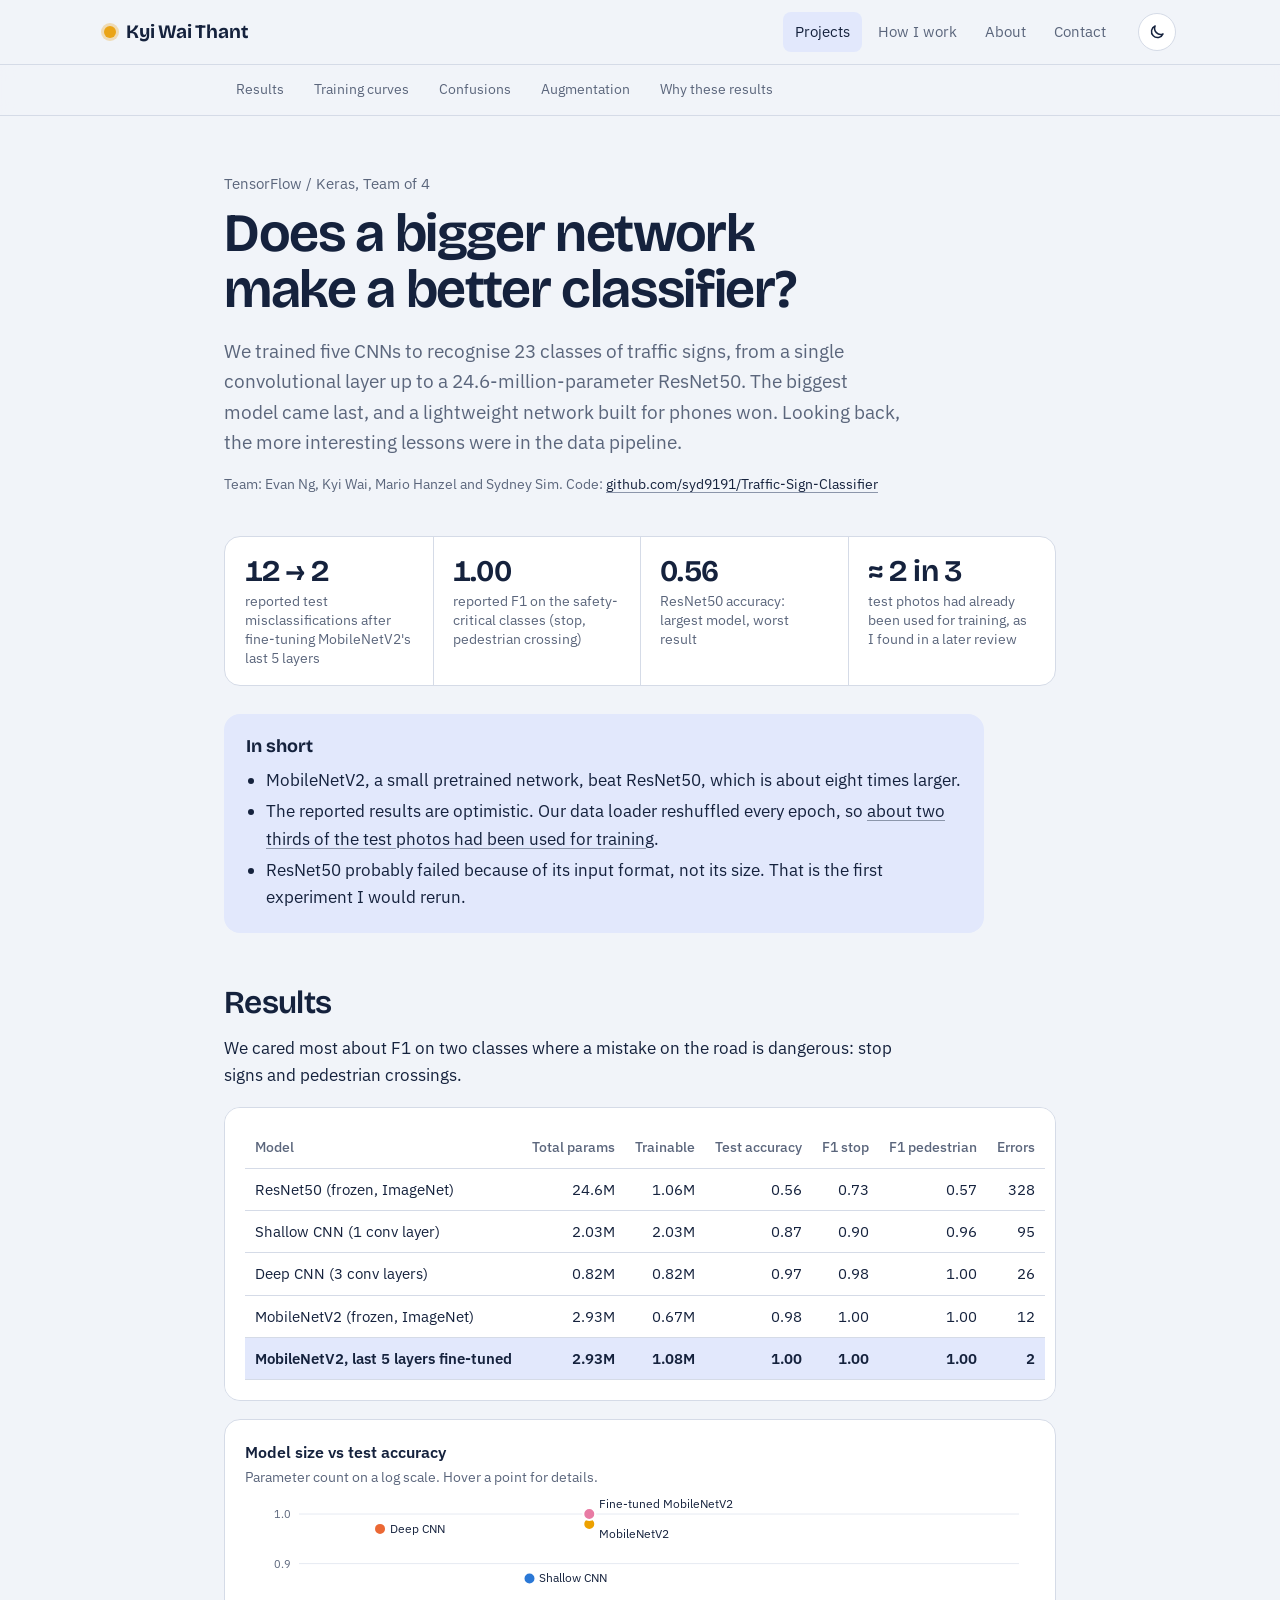
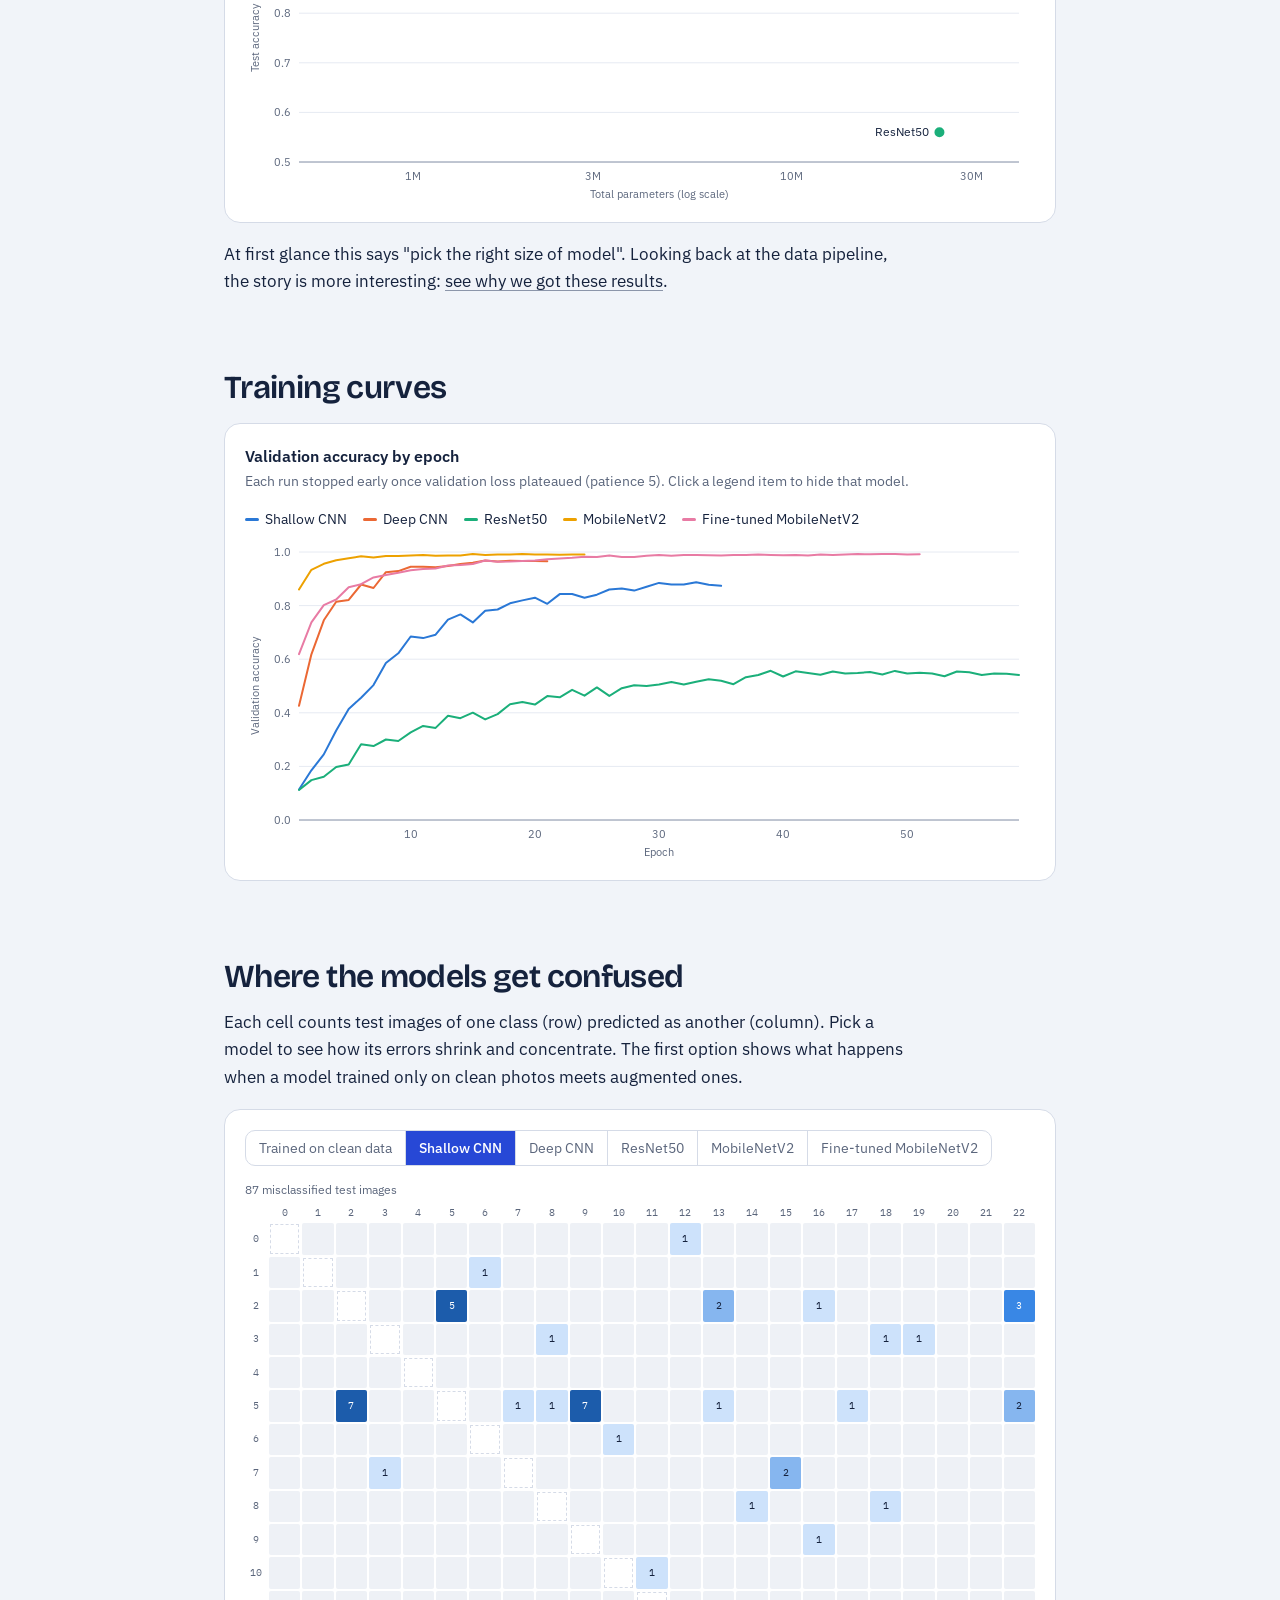
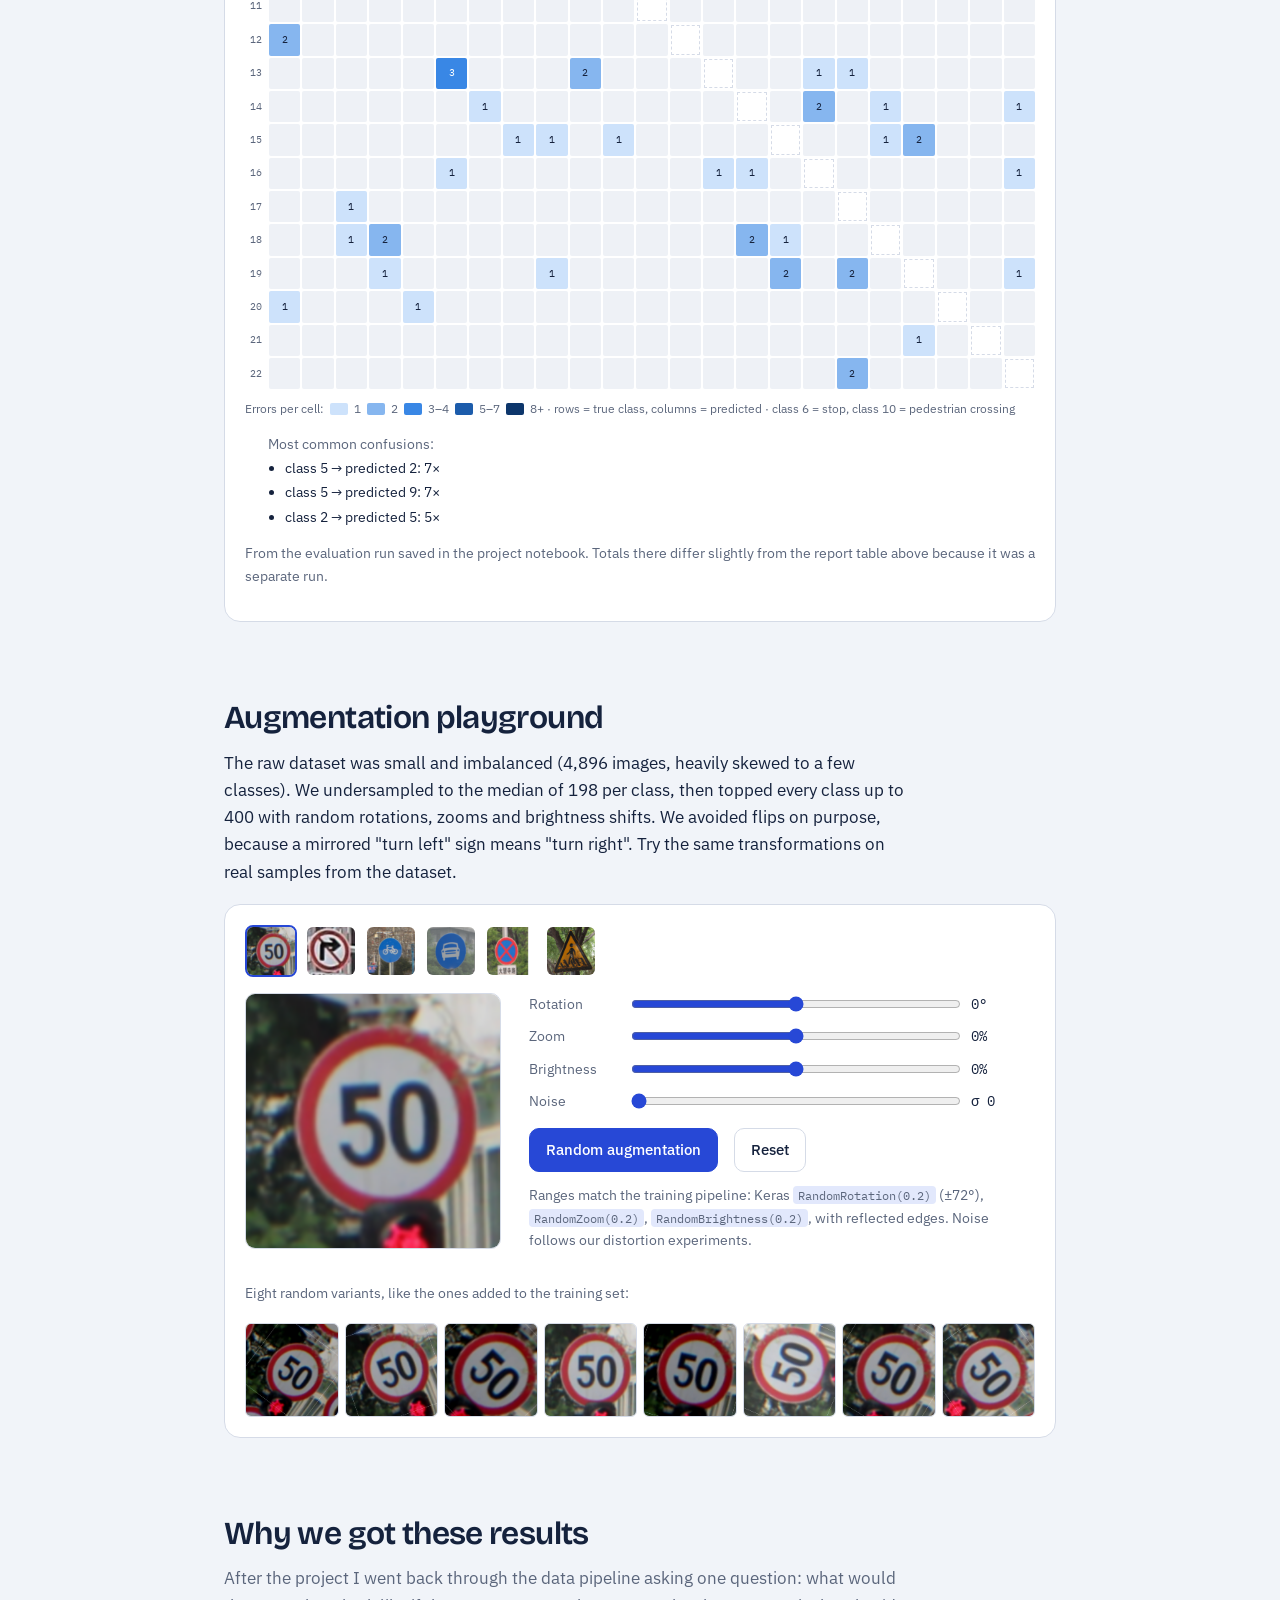
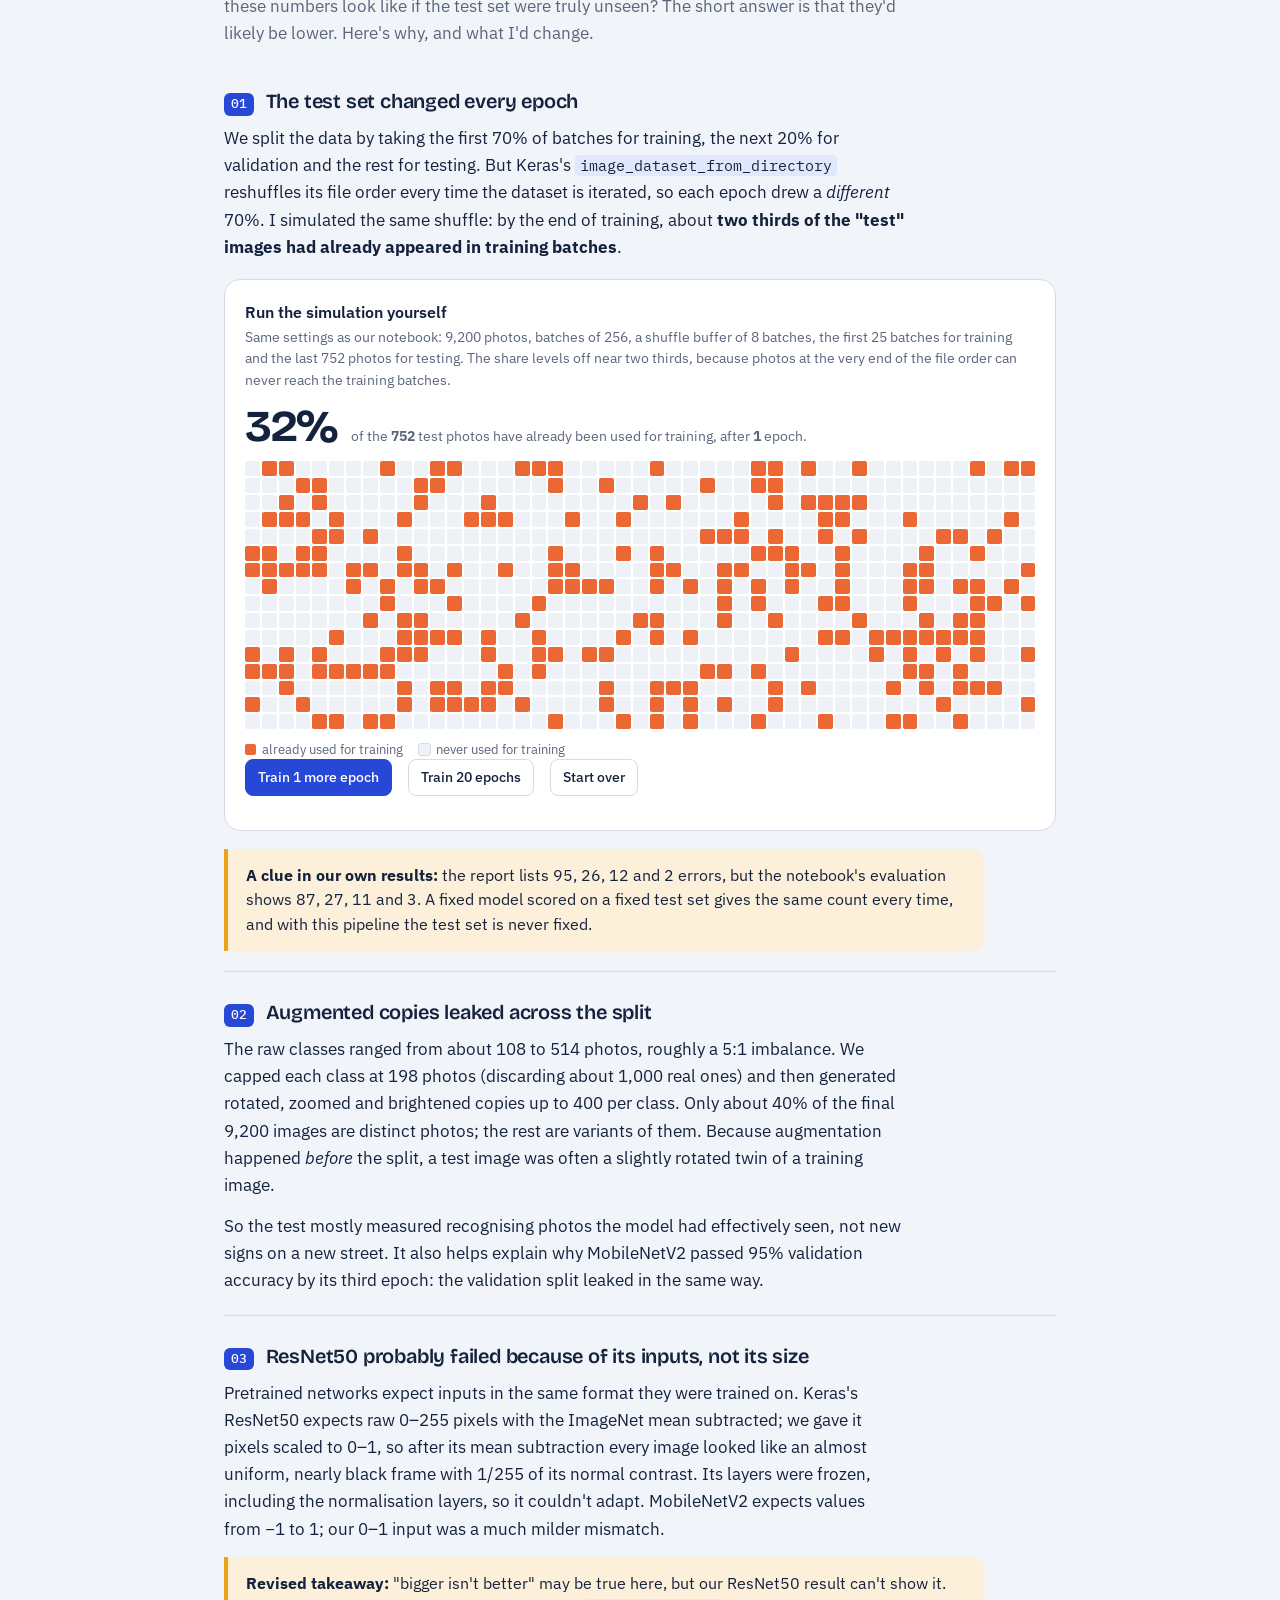
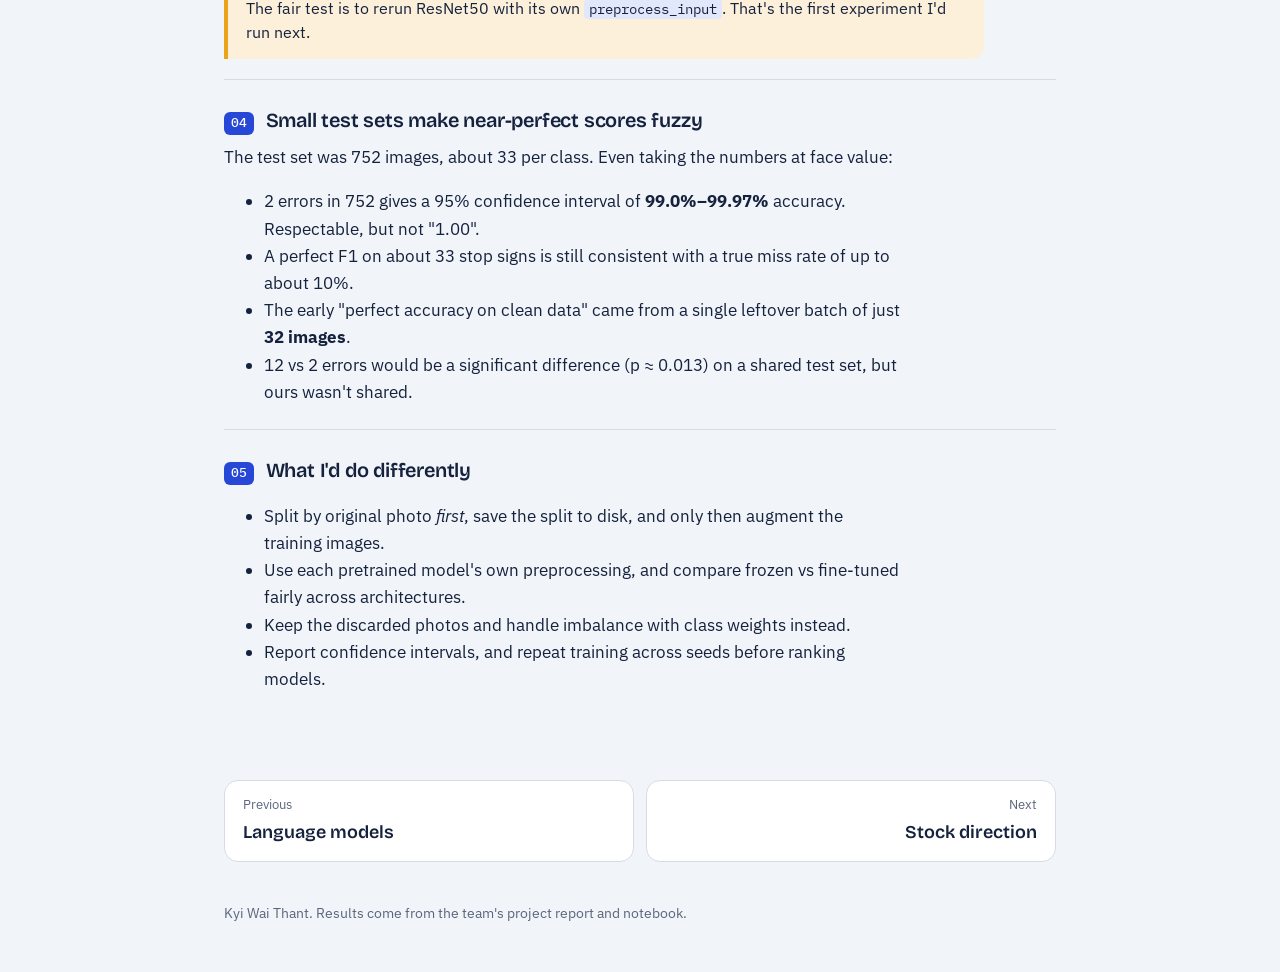
<file: projects/traffic-signs/index.html>
<!DOCTYPE html>
<html lang="en">
<head>
<meta charset="utf-8">
<meta name="viewport" content="width=device-width, initial-scale=1">
<title>Traffic sign classification · Kyi Wai Thant</title>
<meta name="description" content="Comparing five CNNs for 23-class traffic sign recognition: does more model complexity mean more accuracy?">
<link rel="icon" href="data:image/svg+xml,%3Csvg xmlns=%27http://www.w3.org/2000/svg%27 viewBox=%270 0 64 64%27%3E%3Crect width=%2764%27 height=%2764%27 rx=%2714%27 fill=%27%2315223d%27/%3E%3Ccircle cx=%2732%27 cy=%2732%27 r=%2712%27 fill=%27%23eaa417%27/%3E%3C/svg%3E">
<meta property="og:title" content="Traffic sign classification · Kyi Wai Thant">
<meta property="og:description" content="Comparing five CNNs for 23-class traffic sign recognition: does more model complexity mean more accuracy?">
<meta property="og:type" content="website">
<meta name="theme-color" content="#15223d">
<link rel="preconnect" href="https://fonts.googleapis.com">
<link rel="preconnect" href="https://fonts.gstatic.com" crossorigin>
<link href="https://fonts.googleapis.com/css2?family=Bricolage+Grotesque:opsz,wght@12..96,400..800&family=IBM+Plex+Mono:wght@400;500&family=IBM+Plex+Sans:wght@400;500;600&display=swap" rel="stylesheet">
<link rel="stylesheet" href="../../site.css">
<script src="../../site.js"></script>
<style>
  .play { display: grid; grid-template-columns: 260px 1fr; gap: 24px; align-items: start; }
  @media (max-width: 680px) { .play { grid-template-columns: 1fr; } }
  canvas.main { width: 256px; height: 256px; border-radius: 10px; border: 1px solid var(--line); image-rendering: auto; display: block; }
  .thumbs { display: flex; gap: 8px; flex-wrap: wrap; margin: 0 0 16px; }
  .thumbs button { padding: 0; border: 2px solid transparent; border-radius: 8px; background: none; cursor: pointer; line-height: 0; }
  .thumbs button[aria-pressed="true"] { border-color: var(--accent); }
  .thumbs img { width: 48px; height: 48px; border-radius: 6px; display: block; }
  .sliders { display: grid; gap: 10px; margin: 0 0 16px; }
  .sliders label.slider { display: grid; grid-template-columns: 92px 1fr 64px; }
  .variants { display: grid; grid-template-columns: repeat(8, 1fr); gap: 6px; margin-top: 18px; }
  @media (max-width: 680px) { .variants { grid-template-columns: repeat(4, 1fr); } }
  .variants canvas { width: 100%; aspect-ratio: 1; border-radius: 6px; border: 1px solid var(--line); }
  .heatwrap { overflow-x: auto; }
  .heatgrid { display: grid; gap: 2px; font-family: var(--mono); font-size: 10px; color: var(--muted); position: relative; min-width: 560px; }
  .heatgrid .c { aspect-ratio: 1; border-radius: 2px; background: var(--seq-0); display: flex; align-items: center; justify-content: center; font-size: 10px; }
  .heatgrid .c.diag { background: transparent; outline: 1px dashed var(--line); outline-offset: -2px; }
  .heatgrid .lab { display: flex; align-items: center; justify-content: center; }
  .heatgrid .q1 { background: var(--seq-1); color: var(--on-seq-lo); } .heatgrid .q2 { background: var(--seq-2); color: var(--on-seq-lo); } .heatgrid .q3 { background: var(--seq-3); color: #fff; }
  .heatgrid .q4 { background: var(--seq-4); color: var(--on-seq-hi); } .heatgrid .q5 { background: var(--seq-5); color: var(--on-seq-hi); }
  .heat-legend { display: flex; gap: 6px; align-items: center; font-size: 12px; color: var(--muted); margin-top: 10px; flex-wrap: wrap; }
  .heat-legend i { width: 18px; height: 12px; border-radius: 2px; display: inline-block; }
  .axis-cap { font-size: 12px; color: var(--muted); margin: 0 0 6px; }
  .pairs { font-size: 14px; margin-top: 14px; }
  .pairs li { margin-bottom: 2px; }
</style>
</head>
<body data-toc>
<header class="nav"><div class="wrap nav-in">
  <a class="brand" href="../../index.html">Kyi Wai Thant</a>
  <nav aria-label="Site">
    <a href="../../index.html#projects" aria-current="page">Projects</a>
    <a href="../../process/index.html">How I work</a>
    <a href="../../index.html#about">About</a>
    <a href="../../index.html#contact">Contact</a>
  </nav>
</div></header>

<main class="wrap article">
  <div class="hero prose">
    <p class="eyebrow">TensorFlow / Keras, Team of 4</p>
    <h1>Does a bigger network make a better classifier?</h1>
    <p class="lede">We trained five CNNs to recognise 23 classes of traffic signs, from a single convolutional layer up to a 24.6-million-parameter ResNet50. The biggest model came last, and a lightweight network built for phones won. Looking back, the more interesting lessons were in the data pipeline.</p>
    <p class="meta-line">Team: Evan Ng, Kyi Wai, Mario Hanzel and Sydney Sim. Code: <a href="https://github.com/syd9191/Traffic-Sign-Classifier">github.com/syd9191/Traffic-Sign-Classifier</a></p>
  </div>

  <div class="stats">
    <div class="stat"><div class="v">12 → 2</div><div class="l">reported test misclassifications after fine-tuning MobileNetV2's last 5 layers</div></div>
    <div class="stat"><div class="v">1.00</div><div class="l">reported F1 on the safety-critical classes (stop, pedestrian crossing)</div></div>
    <div class="stat"><div class="v">0.56</div><div class="l">ResNet50 accuracy: largest model, worst result</div></div>
    <div class="stat"><div class="v">≈ 2 in 3</div><div class="l">test photos had already been used for training, as I found in a later review</div></div>
  </div>

  <aside class="inshort"><strong class="t">In short</strong><ul><li>MobileNetV2, a small pretrained network, beat ResNet50, which is about eight times larger.</li><li>The reported results are optimistic. Our data loader reshuffled every epoch, so <a href="#why">about two thirds of the test photos had been used for training</a>.</li><li>ResNet50 probably failed because of its input format, not its size. That is the first experiment I would rerun.</li></ul></aside>

  <section>
    <h2>Results</h2>
    <p class="prose">We cared most about F1 on two classes where a mistake on the road is dangerous: stop signs and pedestrian crossings.</p>
    <div class="panel table-scroll">
      <table class="results">
        <thead><tr><th>Model</th><th>Total params</th><th>Trainable</th><th>Test accuracy</th><th>F1 stop</th><th>F1 pedestrian</th><th>Errors</th></tr></thead>
        <tbody>
          <tr><td>ResNet50 (frozen, ImageNet)</td><td>24.6M</td><td>1.06M</td><td>0.56</td><td>0.73</td><td>0.57</td><td>328</td></tr>
          <tr><td>Shallow CNN (1 conv layer)</td><td>2.03M</td><td>2.03M</td><td>0.87</td><td>0.90</td><td>0.96</td><td>95</td></tr>
          <tr><td>Deep CNN (3 conv layers)</td><td>0.82M</td><td>0.82M</td><td>0.97</td><td>0.98</td><td>1.00</td><td>26</td></tr>
          <tr><td>MobileNetV2 (frozen, ImageNet)</td><td>2.93M</td><td>0.67M</td><td>0.98</td><td>1.00</td><td>1.00</td><td>12</td></tr>
          <tr class="best"><td>MobileNetV2, last 5 layers fine-tuned</td><td>2.93M</td><td>1.08M</td><td>1.00</td><td>1.00</td><td>1.00</td><td>2</td></tr>
        </tbody>
      </table>
    </div>
    <div class="panel">
      <p class="panel-title">Model size vs test accuracy</p>
      <p class="panel-sub">Parameter count on a log scale. Hover a point for details.</p>
      <div id="size"></div>
    </div>
    <p class="prose">At first glance this says "pick the right size of model". Looking back at the data pipeline, the story is more interesting: <a href="#why">see why we got these results</a>.</p>
  </section>

  <section>
    <h2>Training curves</h2>
    <div class="panel">
      <p class="panel-title">Validation accuracy by epoch</p>
      <p class="panel-sub">Each run stopped early once validation loss plateaued (patience 5). Click a legend item to hide that model.</p>
      <div id="curves"></div>
    </div>
  </section>

  <section>
    <h2 data-short="Confusions">Where the models get confused</h2>
    <p class="prose">Each cell counts test images of one class (row) predicted as another (column). Pick a model to see how its errors shrink and concentrate. The first option shows what happens when a model trained only on clean photos meets augmented ones.</p>
    <div class="panel">
      <div class="controls"><div class="seg" id="modelseg" role="group" aria-label="Model"></div></div>
      <p class="axis-cap" id="miscount"></p>
      <div class="heatwrap"><div class="heatgrid" id="grid"></div></div>
      <div class="heat-legend">Errors per cell: <i class="q1" style="background:var(--seq-1)"></i>1 <i style="background:var(--seq-2)"></i>2 <i style="background:var(--seq-3)"></i>3–4 <i style="background:var(--seq-4)"></i>5–7 <i style="background:var(--seq-5)"></i>8+ · rows = true class, columns = predicted · class 6 = stop, class 10 = pedestrian crossing</div>
      <ul class="pairs" id="pairs"></ul>
      <p class="small muted">From the evaluation run saved in the project notebook. Totals there differ slightly from the report table above because it was a separate run.</p>
    </div>
  </section>

  <section>
    <h2 data-short="Augmentation">Augmentation playground</h2>
    <p class="prose">The raw dataset was small and imbalanced (4,896 images, heavily skewed to a few classes). We undersampled to the median of 198 per class, then topped every class up to 400 with random rotations, zooms and brightness shifts. We avoided flips on purpose, because a mirrored "turn left" sign means "turn right". Try the same transformations on real samples from the dataset.</p>
    <div class="panel">
      <div class="thumbs" id="thumbs"></div>
      <div class="play">
        <canvas class="main" id="canvas" width="256" height="256" aria-label="Augmented traffic sign"></canvas>
        <div>
          <div class="sliders">
            <label class="slider">Rotation <input type="range" id="rot" min="-72" max="72" value="0"><output id="rotv"></output></label>
            <label class="slider">Zoom <input type="range" id="zoom" min="-20" max="20" value="0"><output id="zoomv"></output></label>
            <label class="slider">Brightness <input type="range" id="bright" min="-20" max="20" value="0"><output id="brightv"></output></label>
            <label class="slider">Noise <input type="range" id="noise" min="0" max="40" value="0"><output id="noisev"></output></label>
          </div>
          <div class="controls" style="margin:0">
            <button class="btn primary" id="rand">Random augmentation</button>
            <button class="btn" id="reset">Reset</button>
          </div>
          <p class="small muted" style="margin-top:12px">Ranges match the training pipeline: Keras <code>RandomRotation(0.2)</code> (±72°), <code>RandomZoom(0.2)</code>, <code>RandomBrightness(0.2)</code>, with reflected edges. Noise follows our distortion experiments.</p>
        </div>
      </div>
      <p class="panel-sub" style="margin:18px 0 0">Eight random variants, like the ones added to the training set:</p>
      <div class="variants" id="variants"></div>
    </div>
  </section>

  <section id="why">
    <h2 data-short="Why these results">Why we got these results</h2>
    <p class="prose muted">After the project I went back through the data pipeline asking one question: what would these numbers look like if the test set were truly unseen? The short answer is that they'd likely be lower. Here's why, and what I'd change.</p>

    <div class="finding">
      <h3><span class="n">01</span>The test set changed every epoch</h3>
      <p class="prose">We split the data by taking the first 70% of batches for training, the next 20% for validation and the rest for testing. But Keras's <code>image_dataset_from_directory</code> reshuffles its file order every time the dataset is iterated, so each epoch drew a <em>different</em> 70%. I simulated the same shuffle: by the end of training, about <strong>two thirds of the "test" images had already appeared in training batches</strong>.</p>
      <div class="panel">
        <p class="panel-title">Run the simulation yourself</p>
        <p class="panel-sub">Same settings as our notebook: 9,200 photos, batches of 256, a shuffle buffer of 8 batches, the first 25 batches for training and the last 752 photos for testing. The share levels off near two thirds, because photos at the very end of the file order can never reach the training batches.</p>
        <div id="leaksim"></div>
      </div>
      <div class="callout"><strong>A clue in our own results:</strong> the report lists 95, 26, 12 and 2 errors, but the notebook's evaluation shows 87, 27, 11 and 3. A fixed model scored on a fixed test set gives the same count every time, and with this pipeline the test set is never fixed.</div>
    </div>

    <div class="finding">
      <h3><span class="n">02</span>Augmented copies leaked across the split</h3>
      <p class="prose">The raw classes ranged from about 108 to 514 photos, roughly a 5:1 imbalance. We capped each class at 198 photos (discarding about 1,000 real ones) and then generated rotated, zoomed and brightened copies up to 400 per class. Only about 40% of the final 9,200 images are distinct photos; the rest are variants of them. Because augmentation happened <em>before</em> the split, a test image was often a slightly rotated twin of a training image.</p>
      <p class="prose">So the test mostly measured recognising photos the model had effectively seen, not new signs on a new street. It also helps explain why MobileNetV2 passed 95% validation accuracy by its third epoch: the validation split leaked in the same way.</p>
    </div>

    <div class="finding">
      <h3><span class="n">03</span>ResNet50 probably failed because of its inputs, not its size</h3>
      <p class="prose">Pretrained networks expect inputs in the same format they were trained on. Keras's ResNet50 expects raw 0–255 pixels with the ImageNet mean subtracted; we gave it pixels scaled to 0–1, so after its mean subtraction every image looked like an almost uniform, nearly black frame with 1/255 of its normal contrast. Its layers were frozen, including the normalisation layers, so it couldn't adapt. MobileNetV2 expects values from −1 to 1; our 0–1 input was a much milder mismatch.</p>
      <div class="callout"><strong>Revised takeaway:</strong> "bigger isn't better" may be true here, but our ResNet50 result can't show it. The fair test is to rerun ResNet50 with its own <code>preprocess_input</code>. That's the first experiment I'd run next.</div>
    </div>

    <div class="finding">
      <h3><span class="n">04</span>Small test sets make near-perfect scores fuzzy</h3>
      <p class="prose">The test set was 752 images, about 33 per class. Even taking the numbers at face value:</p>
      <ul class="prose">
        <li>2 errors in 752 gives a 95% confidence interval of <strong>99.0%–99.97%</strong> accuracy. Respectable, but not "1.00".</li>
        <li>A perfect F1 on about 33 stop signs is still consistent with a true miss rate of up to about 10%.</li>
        <li>The early "perfect accuracy on clean data" came from a single leftover batch of just <strong>32 images</strong>.</li>
        <li>12 vs 2 errors would be a significant difference (p ≈ 0.013) on a shared test set, but ours wasn't shared.</li>
      </ul>
    </div>

    <div class="finding">
      <h3><span class="n">05</span>What I'd do differently</h3>
      <ul class="prose">
        <li>Split by original photo <em>first</em>, save the split to disk, and only then augment the training images.</li>
        <li>Use each pretrained model's own preprocessing, and compare frozen vs fine-tuned fairly across architectures.</li>
        <li>Keep the discarded photos and handle imbalance with class weights instead.</li>
        <li>Report confidence intervals, and repeat training across seeds before ranking models.</li>
      </ul>
    </div>
  </section>

  <nav class="pager" aria-label="More pages"><a href="../char-lstm/index.html"><span>Previous</span><b>Language models</b></a><a class="next" href="../stock-direction/index.html"><span>Next</span><b>Stock direction</b></a></nav>
  <footer>Kyi Wai Thant. Results come from the team's project report and notebook.</footer>
</main>

<script src="../charts.js"></script>
<script src="../../widgets.js"></script>
<script src="data.js"></script>
<script>
(() => {
  const D = window.DATA;
  const ORDER = ["Shallow CNN", "Deep CNN", "ResNet50", "MobileNetV2", "Fine-tuned MobileNetV2"];
  const COLORS = { "Shallow CNN": "--s1", "Deep CNN": "--s2", "ResNet50": "--s3", "MobileNetV2": "--s4", "Fine-tuned MobileNetV2": "--s5" };

  // size vs accuracy
  const models = [
    { n: "ResNet50", p: 24648599, t: 1060887, a: 0.56, e: 328 },
    { n: "Shallow CNN", p: 2033367, t: 2033367, a: 0.87, e: 95 },
    { n: "Deep CNN", p: 818695, t: 818695, a: 0.97, e: 26 },
    { n: "MobileNetV2", p: 2925655, t: 667671, a: 0.98, e: 12, dy: 14 },
    { n: "Fine-tuned MobileNetV2", p: 2925655, t: 1080471, a: 1.0, e: 2, dy: -6 },
  ];
  const M = (v) => (v / 1e6).toFixed(2) + "M";
  Charts.scatter(document.getElementById("size"), {
    height: 300, xLog: true, xMin: 5e5, xMax: 4e7, xTicks: [1e6, 3e6, 1e7, 3e7], xFmt: (v) => (v / 1e6) + "M",
    yMin: 0.5, yMax: 1.0, yTicks: [0.5, 0.6, 0.7, 0.8, 0.9, 1.0], yFmt: (v) => v.toFixed(1),
    xLabel: "Total parameters (log scale)", yLabel: "Test accuracy",
    points: models.map((m) => ({ x: m.p, y: m.a, label: m.n, labelDy: m.dy, color: COLORS[m.n], r: 6,
      tip: `<b>${m.n}</b><br>${M(m.p)} params (${M(m.t)} trainable)<br>Accuracy ${m.a.toFixed(2)} · ${m.e} errors` })),
  });

  // curves
  Charts.line(document.getElementById("curves"), {
    height: 320, xLabel: "Epoch", yLabel: "Validation accuracy", yMin: 0, yMax: 1, yFmt: (v) => v.toFixed(1), tipFmt: (v) => (v * 100).toFixed(1) + "%",
    series: ORDER.map((n) => ({ name: n, color: COLORS[n], points: D.hist[n].val_accuracy.map((v, i) => [i + 1, v]) })),
  });

  // confusion
  const MIS_ORDER = ["Deep CNN (no augmentation)", "Shallow CNN", "Deep CNN", "ResNet50", "MobileNetV2", "Fine-tuned MobileNetV2"];
  const SHORT = { "Deep CNN (no augmentation)": "Trained on clean data", "Fine-tuned MobileNetV2": "Fine-tuned MobileNetV2" };
  const seg = document.getElementById("modelseg"), grid = document.getElementById("grid");
  const tip = Charts.makeTip(grid.parentElement);
  grid.parentElement.style.position = "relative";
  const q = (n) => n >= 8 ? 5 : n >= 5 ? 4 : n >= 3 ? 3 : n >= 2 ? 2 : 1;
  function drawGrid(name) {
    const mis = D.mis[name]; const N = 23;
    grid.style.gridTemplateColumns = `22px repeat(${N}, 1fr)`;
    let html = '<div></div>' + Array.from({ length: N }, (_, j) => `<div class="lab">${j}</div>`).join("");
    let total = 0; const pairs = [];
    for (let i = 0; i < N; i++) {
      html += `<div class="lab">${i}</div>`;
      for (let j = 0; j < N; j++) {
        const n = (mis[i] && mis[i][j]) || 0; total += n; if (n) pairs.push([n, i, j]);
        html += i === j ? '<div class="c diag"></div>' : `<div class="c ${n ? "q" + q(n) : ""}" data-t="${i}" data-p="${j}" data-n="${n}">${n || ""}</div>`;
      }
    }
    grid.innerHTML = html;
    document.getElementById("miscount").textContent = `${total} misclassified test images`;
    pairs.sort((a, b) => b[0] - a[0]);
    const nm = (c) => c === 6 ? "6 (stop)" : c === 10 ? "10 (pedestrian)" : c;
    document.getElementById("pairs").innerHTML = pairs.length
      ? "<li class='muted' style='list-style:none;margin-left:-1.2em'>Most common confusions:</li>" + pairs.slice(0, 3).map(([n, i, j]) => `<li>class ${nm(i)} → predicted ${nm(j)}: ${n}×</li>`).join("")
      : "";
  }
  grid.addEventListener("pointerover", (ev) => {
    const c = ev.target.closest(".c[data-t]"); if (!c) return;
    tip.innerHTML = `True class <b>${c.dataset.t}</b> → predicted <b>${c.dataset.p}</b><br>${c.dataset.n} image${c.dataset.n === "1" ? "" : "s"}`;
    const r = grid.parentElement.getBoundingClientRect(), b = c.getBoundingClientRect();
    Charts.placeTip(tip, grid.parentElement, b.right - r.left, b.top - r.top);
  });
  grid.addEventListener("pointerleave", () => (tip.style.display = "none"));
  MIS_ORDER.forEach((n, k) => {
    const b = document.createElement("button"); b.textContent = SHORT[n] || n; b.setAttribute("aria-pressed", k === 1);
    b.onclick = () => { seg.querySelectorAll("button").forEach((x) => x.setAttribute("aria-pressed", x === b)); drawGrid(n); };
    seg.appendChild(b);
  });
  drawGrid("Shallow CNN");

  // augmentation playground
  const SAMPLES = ["speed-50", "no-right-turn", "bicycles", "motor-vehicles", "no-stopping", "pedestrian-warning"];
  const imgs = {}; let cur = SAMPLES[0];
  const ctl = { rot: 0, zoom: 0, bright: 0, noise: 0 };
  const ids = ["rot", "zoom", "bright", "noise"];
  const fmt = { rot: (v) => v + "°", zoom: (v) => (v > 0 ? "+" : "") + v + "%", bright: (v) => (v > 0 ? "+" : "") + v + "%", noise: (v) => "σ " + v };
  function gauss() { let u = 0, v = 0; while (!u) u = Math.random(); while (!v) v = Math.random(); return Math.sqrt(-2 * Math.log(u)) * Math.cos(2 * Math.PI * v); }
  function render(canvas, img, p) {
    const S = canvas.width, c = canvas.getContext("2d");
    c.save(); c.clearRect(0, 0, S, S);
    c.translate(S / 2, S / 2); c.rotate(p.rot * Math.PI / 180);
    const z = 1 - p.zoom / 100; c.scale(1 / z, 1 / z);
    // reflect padding: mirrored tiles around the image
    for (let dx = -2; dx <= 2; dx++) for (let dy = -2; dy <= 2; dy++) {
      c.save(); c.translate(dx * S, dy * S); c.scale(dx % 2 ? -1 : 1, dy % 2 ? -1 : 1);
      c.drawImage(img, -S / 2, -S / 2, S, S); c.restore();
    }
    c.restore();
    if (p.bright || p.noise) {
      const d = c.getImageData(0, 0, S, S), a = d.data, b = p.bright / 100 * 255;
      for (let i = 0; i < a.length; i += 4) {
        const n = p.noise ? gauss() * p.noise : 0;
        for (let k = 0; k < 3; k++) a[i + k] = Math.max(0, Math.min(255, a[i + k] + b + n));
      }
      c.putImageData(d, 0, 0);
    }
  }
  const main = document.getElementById("canvas");
  const draw = () => imgs[cur] && render(main, imgs[cur], ctl);
  ids.forEach((id) => {
    const el = document.getElementById(id), out = document.getElementById(id + "v");
    const sync = () => { ctl[id] = +el.value; out.textContent = fmt[id](ctl[id]); };
    el.oninput = () => { sync(); draw(); }; sync();
  });
  const setCtl = (v) => ids.forEach((id) => { document.getElementById(id).value = v[id]; ctl[id] = v[id]; document.getElementById(id + "v").textContent = fmt[id](v[id]); });
  const randomParams = () => ({ rot: Math.round((Math.random() * 2 - 1) * 72), zoom: Math.round((Math.random() * 2 - 1) * 20), bright: Math.round((Math.random() * 2 - 1) * 20), noise: 0 });
  document.getElementById("rand").onclick = () => { setCtl(randomParams()); draw(); };
  document.getElementById("reset").onclick = () => { setCtl({ rot: 0, zoom: 0, bright: 0, noise: 0 }); draw(); };
  const variants = document.getElementById("variants");
  const drawVariants = () => {
    variants.innerHTML = "";
    for (let k = 0; k < 8; k++) { const cv = document.createElement("canvas"); cv.width = cv.height = 128; variants.appendChild(cv); render(cv, imgs[cur], randomParams()); }
  };
  const thumbs = document.getElementById("thumbs");
  SAMPLES.forEach((s, k) => {
    const img = new Image(); img.src = `img/${s}.png`; img.alt = s.replace(/-/g, " ");
    img.onload = () => { imgs[s] = img; if (s === cur) { draw(); drawVariants(); } };
    const b = document.createElement("button"); b.setAttribute("aria-pressed", k === 0); b.title = img.alt; b.appendChild(img.cloneNode());
    b.querySelector("img").src = img.src;
    b.onclick = () => { cur = s; thumbs.querySelectorAll("button").forEach((x) => x.setAttribute("aria-pressed", x === b)); draw(); drawVariants(); };
    thumbs.appendChild(b);
  });
})();
</script>
<script>Widgets.leakSim(document.getElementById("leaksim"));</script>
</body>
</html>
</file>
<file: site.css>
/* Kyi Wai Thant — shared design for every page.
   Layout idea: cool lab-bench paper, navy ink, one cobalt accent, one amber signal lamp.
   Left-aligned throughout; the homepage pairs each piece of text with something to operate. */
:root {
  --bg: #f1f4f9;        /* bench paper */
  --card: #ffffff;      /* instrument panel */
  --fg: #15223d;        /* navy ink */
  --muted: #5b667c;
  --line: #d5dbe7;
  --accent: #2748d6;    /* cobalt */
  --accent-soft: #e2e8fc;
  --on-accent: #ffffff;
  --signal: #eaa417;    /* amber goal lamp */
  --display: "Bricolage Grotesque", "Trebuchet MS", "Segoe UI", sans-serif;
  --sans: "IBM Plex Sans", "Segoe UI", system-ui, -apple-system, sans-serif;
  --mono: "IBM Plex Mono", ui-monospace, "SF Mono", Menlo, monospace;
  --serif: var(--display); /* older pages use this name for headings and big numbers */
  /* chart roles */
  --grid: #e6eaf2; --axis: #8c96aa;
  --s1: #2a78d6; --s2: #eb6834; --s3: #1baf7a; --s4: #eda100; --s5: #e87ba4;
  --seq-0: #eef1f6; --seq-1: #cde2fb; --seq-2: #86b6ef; --seq-3: #3987e5; --seq-4: #1c5cab; --seq-5: #0d366b;
  --on-seq-lo: var(--fg); --on-seq-hi: #ffffff;
  /* process stages */
  --data: #2a78d6; --data-soft: #e1edfb; --prep: #14996b; --prep-soft: #dcf3ea;
  --model: #d9571f; --model-soft: #fce8de; --eval: #6250d6; --eval-soft: #ebe8fb;
}
@media (prefers-color-scheme: dark) {
  :root:not([data-theme="light"]) {
    color-scheme: dark;
    --bg: #0d1425; --card: #141d32; --fg: #e7ecf6; --muted: #9aa6bf; --line: #27324e;
    --accent: #8ea5ff; --accent-soft: #1b2749; --on-accent: #0d1425; --signal: #f4be4b;
    --grid: #232d47; --axis: #6f7b96;
    --s1: #3987e5; --s2: #d95926; --s3: #199e70; --s4: #c98500; --s5: #d55181;
    --seq-0: #1b2540; --seq-1: #104281; --seq-2: #184f95; --seq-3: #256abf; --seq-4: #5598e7; --seq-5: #b7d3f6;
    --on-seq-lo: #ffffff; --on-seq-hi: #0d1a2b;
    --data: #3987e5; --data-soft: #15263f; --prep: #199e70; --prep-soft: #122c26;
    --model: #e0703c; --model-soft: #33201a; --eval: #9085e9; --eval-soft: #211f3a;
  }
}
:root[data-theme="dark"] {
  color-scheme: dark;
  --bg: #0d1425; --card: #141d32; --fg: #e7ecf6; --muted: #9aa6bf; --line: #27324e;
  --accent: #8ea5ff; --accent-soft: #1b2749; --on-accent: #0d1425; --signal: #f4be4b;
  --grid: #232d47; --axis: #6f7b96;
  --s1: #3987e5; --s2: #d95926; --s3: #199e70; --s4: #c98500; --s5: #d55181;
  --seq-0: #1b2540; --seq-1: #104281; --seq-2: #184f95; --seq-3: #256abf; --seq-4: #5598e7; --seq-5: #b7d3f6;
  --on-seq-lo: #ffffff; --on-seq-hi: #0d1a2b;
  --data: #3987e5; --data-soft: #15263f; --prep: #199e70; --prep-soft: #122c26;
  --model: #e0703c; --model-soft: #33201a; --eval: #9085e9; --eval-soft: #211f3a;
}

* { box-sizing: border-box; }
html { scroll-behavior: smooth; }
@media (prefers-reduced-motion: reduce) { html { scroll-behavior: auto; } * { transition: none !important; animation: none !important; } }
body { margin: 0; background: var(--bg); color: var(--fg); font-family: var(--sans); font-size: 17px; line-height: 1.6; -webkit-font-smoothing: antialiased; overflow-x: hidden; }
a { color: inherit; text-decoration-color: var(--axis); text-underline-offset: 3px; text-decoration-thickness: 1px; }
a:hover { color: var(--accent); text-decoration-color: var(--accent); }
:focus-visible { outline: 3px solid var(--accent); outline-offset: 2px; border-radius: 4px; }
img, svg, canvas { max-width: 100%; }
h1, h2, h3 { text-wrap: balance; }
code { font-family: var(--mono); font-size: .88em; background: var(--accent-soft); padding: 1px 5px; border-radius: 4px; }

.wrap { max-width: 1120px; margin: 0 auto; padding: 0 24px; }
main.article { max-width: 880px; }
.prose { max-width: 680px; }
.muted { color: var(--muted); }
.small { font-size: 14px; }

/* ---------- header ---------- */
header.nav { background: var(--bg); border-bottom: 1px solid var(--line); }
.nav-in { display: flex; align-items: center; gap: 20px; min-height: 64px; }
.brand { font-family: var(--display); font-weight: 700; font-size: 19px; text-decoration: none; white-space: nowrap; letter-spacing: -0.01em; display: inline-flex; align-items: center; gap: 10px; }
.brand::before { content: ""; width: 12px; height: 12px; border-radius: 50%; background: var(--signal); box-shadow: 0 0 0 3px color-mix(in srgb, var(--signal) 30%, transparent); }
.nav-in nav { display: flex; gap: 4px; margin-left: auto; overflow-x: auto; white-space: nowrap; }
.nav-in nav a { font-size: 15px; color: var(--muted); text-decoration: none; padding: 8px 12px; border-radius: 8px; }
.nav-in nav a:hover, .nav-in nav a[aria-current="page"] { color: var(--fg); background: var(--accent-soft); }
.theme-btn { font: inherit; font-size: 14px; width: 38px; height: 38px; flex: none; border-radius: 50%; border: 1px solid var(--line); background: var(--card); color: var(--fg); cursor: pointer; display: grid; place-items: center; }
.theme-btn:hover { border-color: var(--accent); }
.theme-btn svg { width: 18px; height: 18px; }
.back { display: none; }
@media (max-width: 640px) { .nav-in { gap: 10px; flex-wrap: wrap; padding-top: 8px; padding-bottom: 8px; } .nav-in nav { order: 3; width: 100%; margin-left: -12px; } .theme-btn { margin-left: auto; } }

/* ---------- buttons, inputs ---------- */
.btn { font: inherit; font-size: 15px; font-weight: 500; padding: 9px 16px; border-radius: 10px; border: 1px solid var(--line); background: var(--card); color: var(--fg); cursor: pointer; text-decoration: none; display: inline-flex; align-items: center; gap: 8px; }
.btn:hover { border-color: var(--accent); color: var(--accent); }
.btn.primary { background: var(--accent); color: var(--on-accent); border-color: var(--accent); }
.btn.primary:hover { color: var(--on-accent); filter: brightness(1.08); }
.btn:disabled { opacity: .5; cursor: default; }
.btn.sm { font-size: 14px; padding: 6px 12px; border-radius: 8px; }
input[type=range] { accent-color: var(--accent); }
label.slider { display: inline-flex; align-items: center; gap: 8px; font-size: 14px; color: var(--muted); }
label.slider output { font-family: var(--mono); color: var(--fg); min-width: 3.5em; font-variant-numeric: tabular-nums; }
.controls { display: flex; flex-wrap: wrap; gap: 8px 16px; align-items: center; margin: 0 0 14px; font-size: 14px; }
.seg { display: inline-flex; border: 1px solid var(--line); border-radius: 10px; overflow: hidden; background: var(--card); }
.seg button { font: inherit; font-size: 14px; padding: 6px 13px; background: transparent; color: var(--muted); border: 0; border-right: 1px solid var(--line); cursor: pointer; }
.seg button:last-child { border-right: 0; }
.seg button[aria-pressed="true"] { background: var(--accent); color: var(--on-accent); font-weight: 500; }
select { font: inherit; font-size: 14px; padding: 6px 10px; border-radius: 8px; border: 1px solid var(--line); background: var(--card); color: var(--fg); }

/* ---------- article pages (projects, process) ---------- */
.hero { padding: 56px 0 8px; }
.eyebrow { font-size: 15px; color: var(--muted); margin: 0 0 10px; }
h1 { font-family: var(--display); font-weight: 650; font-size: clamp(34px, 5.2vw, 54px); line-height: 1.04; margin: 0 0 18px; letter-spacing: -0.025em; }
.lede { font-size: 19px; color: var(--muted); margin: 0 0 8px; }
.meta-line { font-size: 14px; color: var(--muted); margin: 16px 0 0; }
.meta-line a { color: var(--fg); }
section { padding: 52px 0 8px; scroll-margin-top: 64px; }
h2 { font-family: var(--display); font-weight: 620; font-size: clamp(25px, 3.2vw, 32px); line-height: 1.12; margin: 0 0 14px; letter-spacing: -0.02em; }
h3 { font-size: 18px; font-weight: 600; margin: 0 0 6px; }
p { margin: 0 0 14px; }
.wip { display: inline-flex; align-items: center; gap: 8px; font-size: 13px; font-weight: 500; color: var(--fg); background: color-mix(in srgb, var(--signal) 28%, var(--card)); border-radius: 999px; padding: 3px 12px; margin-bottom: 14px; }

.stats { display: grid; grid-template-columns: repeat(auto-fit, minmax(180px, 1fr)); gap: 0; margin: 32px 0 0; background: var(--card); border: 1px solid var(--line); border-radius: 16px; overflow: hidden; }
.stats .stat { padding: 18px 20px; border-right: 1px solid var(--line); border-bottom: 1px solid var(--line); margin: 0 -1px -1px 0; }
.stat .v { font-family: var(--display); font-weight: 650; font-size: 30px; line-height: 1.1; letter-spacing: -0.02em; font-variant-numeric: tabular-nums; }
.stat .l { font-size: 13.5px; color: var(--muted); margin-top: 4px; line-height: 1.4; }
.power-out .stat { background: var(--bg); border: 1px solid var(--line); border-radius: 12px; padding: 14px 16px; }

.inshort { margin: 28px 0 0; padding: 18px 22px; border-radius: 16px; background: var(--accent-soft); max-width: 760px; }
.inshort strong.t { font-family: var(--display); font-size: 18px; display: block; margin-bottom: 6px; }
.inshort ul { margin: 0; padding-left: 20px; }
.inshort li { margin-bottom: 4px; }

.panel { background: var(--card); border: 1px solid var(--line); border-radius: 16px; padding: 20px; margin: 18px 0; }
.panel-title { font-weight: 600; font-size: 15.5px; margin: 0 0 2px; }
.panel-sub { font-size: 13.5px; color: var(--muted); margin: 0 0 14px; }
@media (max-width: 560px) { .panel { padding: 14px; } }

table.results { width: 100%; border-collapse: collapse; font-size: 14.5px; font-variant-numeric: tabular-nums; }
table.results th, table.results td { text-align: right; padding: 9px 10px; border-bottom: 1px solid var(--line); white-space: nowrap; }
table.results th:first-child, table.results td:first-child { text-align: left; }
table.results th { font-weight: 500; color: var(--muted); font-size: 13.5px; }
table.results tr.best td { font-weight: 600; background: var(--accent-soft); }
.table-scroll { overflow-x: auto; }

.finding { border-top: 1px solid var(--line); padding: 24px 0 6px; }
.finding:first-of-type { border-top: 0; }
.finding h3 { font-size: 20px; font-family: var(--display); font-weight: 600; letter-spacing: -0.01em; margin: 0 0 8px; display: flex; gap: 12px; align-items: baseline; }
.finding h3 .n { font-family: var(--mono); font-size: 13px; font-weight: 500; color: var(--on-accent); background: var(--accent); border-radius: 6px; padding: 1px 7px; flex: none; }
.barlist { display: grid; grid-template-columns: minmax(110px, auto) 1fr 64px 72px; gap: 6px 12px; align-items: center; font-size: 13.5px; margin: 6px 0 4px; }
.barlist .track { height: 12px; background: var(--grid); border-radius: 0 4px 4px 0; }
.barlist .fill { height: 100%; background: var(--s1); border-radius: 0 4px 4px 0; }
.barlist .fill.alt { background: var(--s2); }
.barlist .num { font-family: var(--mono); text-align: right; font-variant-numeric: tabular-nums; }
.callout { background: color-mix(in srgb, var(--signal) 16%, var(--card)); border-left: 4px solid var(--signal); border-radius: 0 12px 12px 0; padding: 14px 18px; font-size: 15.5px; margin: 14px 0; max-width: 760px; }
.callout strong { color: var(--fg); }

/* charts */
.chart { position: relative; }
.chart svg { display: block; width: 100%; height: auto; overflow: visible; }
.chart text { font-family: var(--sans); font-size: 11px; fill: var(--muted); }
.chart .gridline { stroke: var(--grid); stroke-width: 1; }
.chart .axisline { stroke: var(--axis); stroke-width: 1; }
.chart .crosshair { stroke: var(--axis); stroke-width: 1; stroke-dasharray: 3 3; }
.legend { display: flex; flex-wrap: wrap; gap: 6px 16px; font-size: 13.5px; margin: 0 0 8px; }
.legend button { font: inherit; display: inline-flex; align-items: center; gap: 6px; background: none; border: 0; padding: 2px 0; cursor: pointer; color: var(--fg); }
.legend button[aria-pressed="false"] { opacity: .4; }
.legend .sw { width: 14px; height: 3px; border-radius: 2px; display: inline-block; }
.legend .sw.dot { width: 9px; height: 9px; border-radius: 50%; }
.tip { position: absolute; pointer-events: none; background: var(--card); color: var(--fg); border: 1px solid var(--line); border-radius: 10px; padding: 8px 11px; font: 12.5px/1.5 var(--sans); box-shadow: 0 6px 20px rgba(13, 20, 37, .16); white-space: nowrap; z-index: 5; display: none; }
.tip b { font-weight: 600; }
.tip .row { display: flex; align-items: center; gap: 6px; }
.tip .sw { width: 8px; height: 8px; border-radius: 50%; display: inline-block; }

/* surprise shading, shared by the homepage strip and the language page */
.b0 { background: var(--seq-0); } .b1 { background: var(--seq-1); color: var(--on-seq-lo); } .b2 { background: var(--seq-2); color: var(--on-seq-lo); }
.b3 { background: var(--seq-3); color: #fff; } .b4 { background: var(--seq-4); color: var(--on-seq-hi); } .b5 { background: var(--seq-5); color: var(--on-seq-hi); }

/* table of contents + reading progress (built by site.js) */
.progress-top { position: fixed; left: 0; top: 0; height: 3px; width: 0; background: var(--accent); z-index: 50; }
.toc { position: sticky; top: 0; z-index: 20; background: color-mix(in srgb, var(--bg) 92%, transparent); backdrop-filter: blur(8px); border-bottom: 1px solid var(--line); }
.toc .toc-in { max-width: 880px; margin: 0 auto; padding: 8px 24px; display: flex; gap: 6px; overflow-x: auto; white-space: nowrap; scrollbar-width: none; }
.toc .toc-t { display: none; }
.toc a { font-size: 13.5px; color: var(--muted); text-decoration: none; padding: 5px 11px; border-radius: 999px; border: 1px solid transparent; }
.toc a:hover { color: var(--fg); }
.toc a.on { color: var(--fg); background: var(--card); border-color: var(--line); }
@media (min-width: 1400px) {
  .toc { position: fixed; top: 132px; left: calc(50% - 440px - 236px); width: 204px; background: none; backdrop-filter: none; border: 0; }
  .toc .toc-in { display: grid; gap: 2px; padding: 0; white-space: normal; overflow: visible; }
  .toc .toc-t { display: block; font-size: 13px; font-weight: 600; color: var(--fg); margin: 0 0 8px 12px; }
  .toc a { border-radius: 8px; border: 0; border-left: 2px solid var(--line); border-radius: 0; padding: 5px 12px; line-height: 1.35; }
  .toc a.on { background: none; border-left-color: var(--accent); color: var(--accent); font-weight: 500; }
}
.pager { display: grid; grid-template-columns: 1fr 1fr; gap: 12px; margin: 56px 0 0; }
.pager a { background: var(--card); border: 1px solid var(--line); border-radius: 14px; padding: 14px 18px; text-decoration: none; display: grid; gap: 2px; }
.pager a:hover { border-color: var(--accent); }
.pager a span { font-size: 13px; color: var(--muted); }
.pager a b { font-family: var(--display); font-weight: 600; font-size: 18px; }
.pager a.next { text-align: right; }
@media (max-width: 520px) { .pager { grid-template-columns: 1fr; } .pager a.next { text-align: left; } }
footer { padding: 40px 0 48px; color: var(--muted); font-size: 14px; }

/* ---------- homepage ---------- */
.home-hero { display: grid; grid-template-columns: minmax(0, 1.05fr) minmax(0, 0.95fr); gap: 48px; align-items: center; padding: 56px 0 24px; }
.home-hero .who { font-size: 16px; color: var(--muted); margin: 0 0 14px; }
.home-hero h1 { font-size: clamp(38px, 5.6vw, 66px); line-height: 0.98; letter-spacing: -0.035em; font-weight: 700; margin: 0 0 22px; }
.home-hero .lede { font-size: 20px; max-width: 30em; margin-bottom: 20px; }
.status { display: inline-flex; align-items: center; gap: 10px; font-size: 14.5px; font-weight: 500; background: var(--card); border: 1px solid var(--line); padding: 6px 14px 6px 12px; border-radius: 999px; margin: 0 0 22px; }
.status .dot { width: 9px; height: 9px; border-radius: 50%; background: #1baf7a; }
.cta { display: flex; flex-wrap: wrap; gap: 10px; }
@media (max-width: 900px) { .home-hero { grid-template-columns: 1fr; gap: 28px; padding-top: 36px; } }

.bench { background: var(--card); border: 1px solid var(--line); border-radius: 20px; padding: 20px; box-shadow: 0 1px 0 var(--line), 0 18px 40px -28px rgba(21, 34, 61, .45); }
.bench-t { font-weight: 600; font-size: 15.5px; margin: 0 0 2px; }
.bench-s { font-size: 13.5px; color: var(--muted); margin: 0 0 14px; line-height: 1.45; }
.bench .controls { margin: 14px 0 0; }
.readout { font-size: 14px; color: var(--muted); margin: 10px 0 0; min-height: 1.5em; }
.readout b { color: var(--fg); font-variant-numeric: tabular-nums; }

/* maze */
.maze svg { display: block; width: 100%; max-width: 420px; margin: 0 auto; touch-action: manipulation; }
.maze .floor { fill: var(--bg); }
.maze .cell { fill: transparent; cursor: pointer; }
.maze .cell:hover { fill: var(--accent-soft); }
.maze .wall { stroke: var(--fg); stroke-width: 5; stroke-linecap: round; }
.maze .wall.off { stroke: var(--line); stroke-width: 2; stroke-dasharray: 2 6; }
.maze .hit { stroke: transparent; stroke-width: 18; cursor: pointer; }
.maze .hit:hover + .wall, .maze .hit:hover { stroke: color-mix(in srgb, var(--accent) 35%, transparent); }
.maze .border { fill: none; stroke: var(--fg); stroke-width: 5; stroke-linejoin: round; }
.maze .relay { fill: var(--axis); opacity: .75; }
.maze .relay.path { fill: var(--accent); opacity: 1; }
.maze .trail { fill: none; stroke: var(--accent); stroke-width: 4; stroke-linecap: round; stroke-linejoin: round; opacity: .35; }
.maze .goal { fill: var(--signal); }
.maze .goal-ring { fill: none; stroke: var(--signal); stroke-width: 2; opacity: .5; }
.maze .mouse { transition: transform .09s linear; }
.maze .mouse.jump { transition: none; }
.maze .m-body { fill: var(--fg); } .maze .m-ear { fill: var(--muted); } .maze .m-tail { fill: none; stroke: var(--fg); stroke-width: 2; stroke-linecap: round; } .maze .m-eye { fill: var(--card); }

/* project rows */
.home-sec { padding: 64px 0 0; }
.home-sec > h2 { font-size: clamp(28px, 3.6vw, 38px); margin-bottom: 6px; }
.home-sec > .sub { color: var(--muted); max-width: 40em; margin: 0 0 28px; }
.proj { display: grid; grid-template-columns: minmax(0, 5fr) minmax(0, 6fr); gap: 40px; align-items: center; padding: 36px 0; border-top: 1px solid var(--line); }
.proj.flip .proj-text { order: 2; }
.proj h3 { font-family: var(--display); font-weight: 650; font-size: clamp(24px, 2.8vw, 30px); line-height: 1.1; letter-spacing: -0.02em; margin: 0 0 6px; }
.proj h3 a { text-decoration: none; }
.proj .kind { font-size: 14.5px; color: var(--muted); margin: 0 0 12px; }
.proj p { max-width: 34em; }
.facts { display: flex; flex-wrap: wrap; gap: 6px; margin: 4px 0 18px; padding: 0; list-style: none; }
.facts li, .facts span { font-size: 13.5px; font-variant-numeric: tabular-nums; border: 1px solid var(--line); border-radius: 8px; padding: 3px 10px; background: var(--card); }
@media (max-width: 900px) { .proj { grid-template-columns: 1fr; gap: 20px; padding: 28px 0; } .proj.flip .proj-text { order: 0; } }

.strip { font: 500 17px/2.1 var(--mono); position: relative; word-break: break-word; }
.strip span { display: inline-block; line-height: 1.55; min-width: .62em; margin: 3px 0; border-radius: 3px; cursor: default; text-align: center; }
.scale { display: flex; align-items: center; gap: 6px; font-size: 12.5px; color: var(--muted); margin-top: 10px; flex-wrap: wrap; }
.scale i { display: inline-block; width: 22px; height: 12px; border-radius: 3px; }
.chips { display: flex; flex-wrap: wrap; gap: 6px; margin: 0 0 12px; }
.chips button { font: inherit; font-size: 13.5px; padding: 4px 11px; border-radius: 999px; border: 1px solid var(--line); background: var(--card); color: var(--muted); cursor: pointer; }
.chips button[aria-pressed="true"] { background: var(--fg); color: var(--bg); border-color: var(--fg); }

.leak-top { display: flex; align-items: baseline; gap: 14px; flex-wrap: wrap; margin-bottom: 12px; }
.leak-pct { font-family: var(--display); font-weight: 700; font-size: 44px; line-height: 1; letter-spacing: -0.03em; font-variant-numeric: tabular-nums; }
.leak-cap { font-size: 14px; color: var(--muted); flex: 1; min-width: 200px; line-height: 1.4; }
.leak-grid { display: grid; grid-template-columns: repeat(47, 1fr); gap: 2px; }
.leak-grid i { aspect-ratio: 1; border-radius: 2px; background: var(--seq-0); }
.leak-grid i.on { background: var(--s2); }
.leak-key { display: flex; gap: 16px; font-size: 12.5px; color: var(--muted); margin-top: 10px; flex-wrap: wrap; }
.leak-key i { display: inline-block; width: 11px; height: 11px; border-radius: 2px; margin-right: 6px; vertical-align: -1px; }

.shep-out { display: grid; grid-template-columns: repeat(3, 1fr); gap: 10px; margin-top: 12px; }
.shep-out div { background: var(--bg); border-radius: 10px; padding: 10px 12px; }
.shep-out b { display: block; font-family: var(--display); font-weight: 650; font-size: 24px; letter-spacing: -0.02em; font-variant-numeric: tabular-nums; }
.shep-out span { font-size: 12.5px; color: var(--muted); line-height: 1.35; display: block; }

.more { display: grid; grid-template-columns: 1fr 1fr; gap: 16px; padding: 28px 0 0; border-top: 1px solid var(--line); }
.more article { background: var(--card); border: 1px solid var(--line); border-radius: 16px; padding: 20px 22px; }
.more h3 { font-family: var(--display); font-weight: 620; font-size: 21px; letter-spacing: -0.01em; }
.more .kind { font-size: 14px; color: var(--muted); margin: 0 0 10px; }
.more p { font-size: 16px; }
@media (max-width: 760px) { .more { grid-template-columns: 1fr; } }

.stages { display: grid; grid-template-columns: repeat(4, 1fr); gap: 0; counter-reset: st; margin: 0 0 20px; padding: 0; list-style: none; }
.stages li { counter-increment: st; padding: 18px 18px 16px; border-top: 4px solid var(--c); background: var(--card); border-right: 1px solid var(--line); border-bottom: 1px solid var(--line); }
.stages li:first-child { border-left: 1px solid var(--line); border-bottom-left-radius: 14px; } .stages li:last-child { border-bottom-right-radius: 14px; }
.stages b { display: block; font-family: var(--display); font-size: 19px; font-weight: 620; margin-bottom: 4px; }
.stages b::before { content: counter(st) ". "; color: var(--c); }
.stages span { font-size: 14.5px; color: var(--muted); line-height: 1.45; display: block; }
@media (max-width: 820px) { .stages { grid-template-columns: 1fr 1fr; } .stages li { border-left: 1px solid var(--line); border-radius: 0 !important; } }
@media (max-width: 460px) { .stages { grid-template-columns: 1fr; } }

.about-grid { display: grid; grid-template-columns: minmax(0, 6fr) minmax(0, 5fr); gap: 48px; }
.about-grid p { max-width: 36em; }
.skills { display: grid; grid-template-columns: auto 1fr; gap: 10px 20px; margin: 0; font-size: 15.5px; }
.skills dt { font-weight: 600; white-space: nowrap; }
.skills dd { margin: 0; color: var(--muted); }
@media (max-width: 900px) { .about-grid { grid-template-columns: 1fr; gap: 24px; } }
@media (max-width: 460px) { .skills { grid-template-columns: 1fr; gap: 2px; } .skills dd { margin-bottom: 10px; } }

.contact { background: var(--fg); color: var(--bg); border-radius: 24px; padding: 36px clamp(22px, 4vw, 44px); margin-top: 64px; display: grid; grid-template-columns: 1fr auto; gap: 24px; align-items: center; }
.contact h2 { margin: 0 0 6px; font-size: clamp(26px, 3.4vw, 36px); }
.contact p { margin: 0; opacity: .8; max-width: 32em; }
.contact .ways { display: grid; gap: 10px; justify-items: start; }
.contact .mail { font-family: var(--mono); font-size: 16px; color: var(--bg); }
.contact a:hover { color: var(--signal); text-decoration-color: var(--signal); }
.contact .btn { background: transparent; color: var(--bg); border-color: color-mix(in srgb, var(--bg) 40%, transparent); }
.contact .btn:hover { border-color: var(--signal); color: var(--signal); }
@media (max-width: 760px) { .contact { grid-template-columns: 1fr; } }

/* guessing game (language page) */
.game-text { font: 500 18px/1.9 var(--mono); word-break: break-word; margin: 0 0 12px; }
.game-text .cur { display: inline-block; width: .7em; border-bottom: 3px solid var(--accent); margin-left: 1px; animation: blink 1s steps(2) infinite; }
@keyframes blink { 50% { opacity: .2; } }
.keys { display: grid; grid-template-columns: repeat(9, 1fr); gap: 6px; max-width: 460px; }
.keys button { font: 500 16px var(--mono); padding: 8px 0; border-radius: 8px; border: 1px solid var(--line); background: var(--card); color: var(--fg); cursor: pointer; }
.keys button:hover:not(:disabled) { border-color: var(--accent); color: var(--accent); }
.keys button:disabled { opacity: .3; cursor: default; }
.keys button.sp { grid-column: span 9; }
.tiles { display: flex; flex-wrap: wrap; gap: 4px; margin: 14px 0 0; }
.tiles div { width: 34px; text-align: center; border: 1px solid var(--line); border-radius: 8px; padding: 3px 0 4px; font: 500 15px var(--mono); background: var(--bg); }
.tiles div small { display: block; font: 11px var(--sans); color: var(--muted); font-variant-numeric: tabular-nums; }
.tiles div.win { border-color: var(--s3); } .tiles div.lose { border-color: var(--s2); }
.score { display: grid; grid-template-columns: repeat(auto-fit, minmax(150px, 1fr)); gap: 10px; margin-top: 14px; }
.score div { background: var(--bg); border-radius: 10px; padding: 10px 12px; }
.score b { display: block; font-family: var(--display); font-size: 24px; font-weight: 650; font-variant-numeric: tabular-nums; }
.score span { font-size: 12.5px; color: var(--muted); }
</file>
